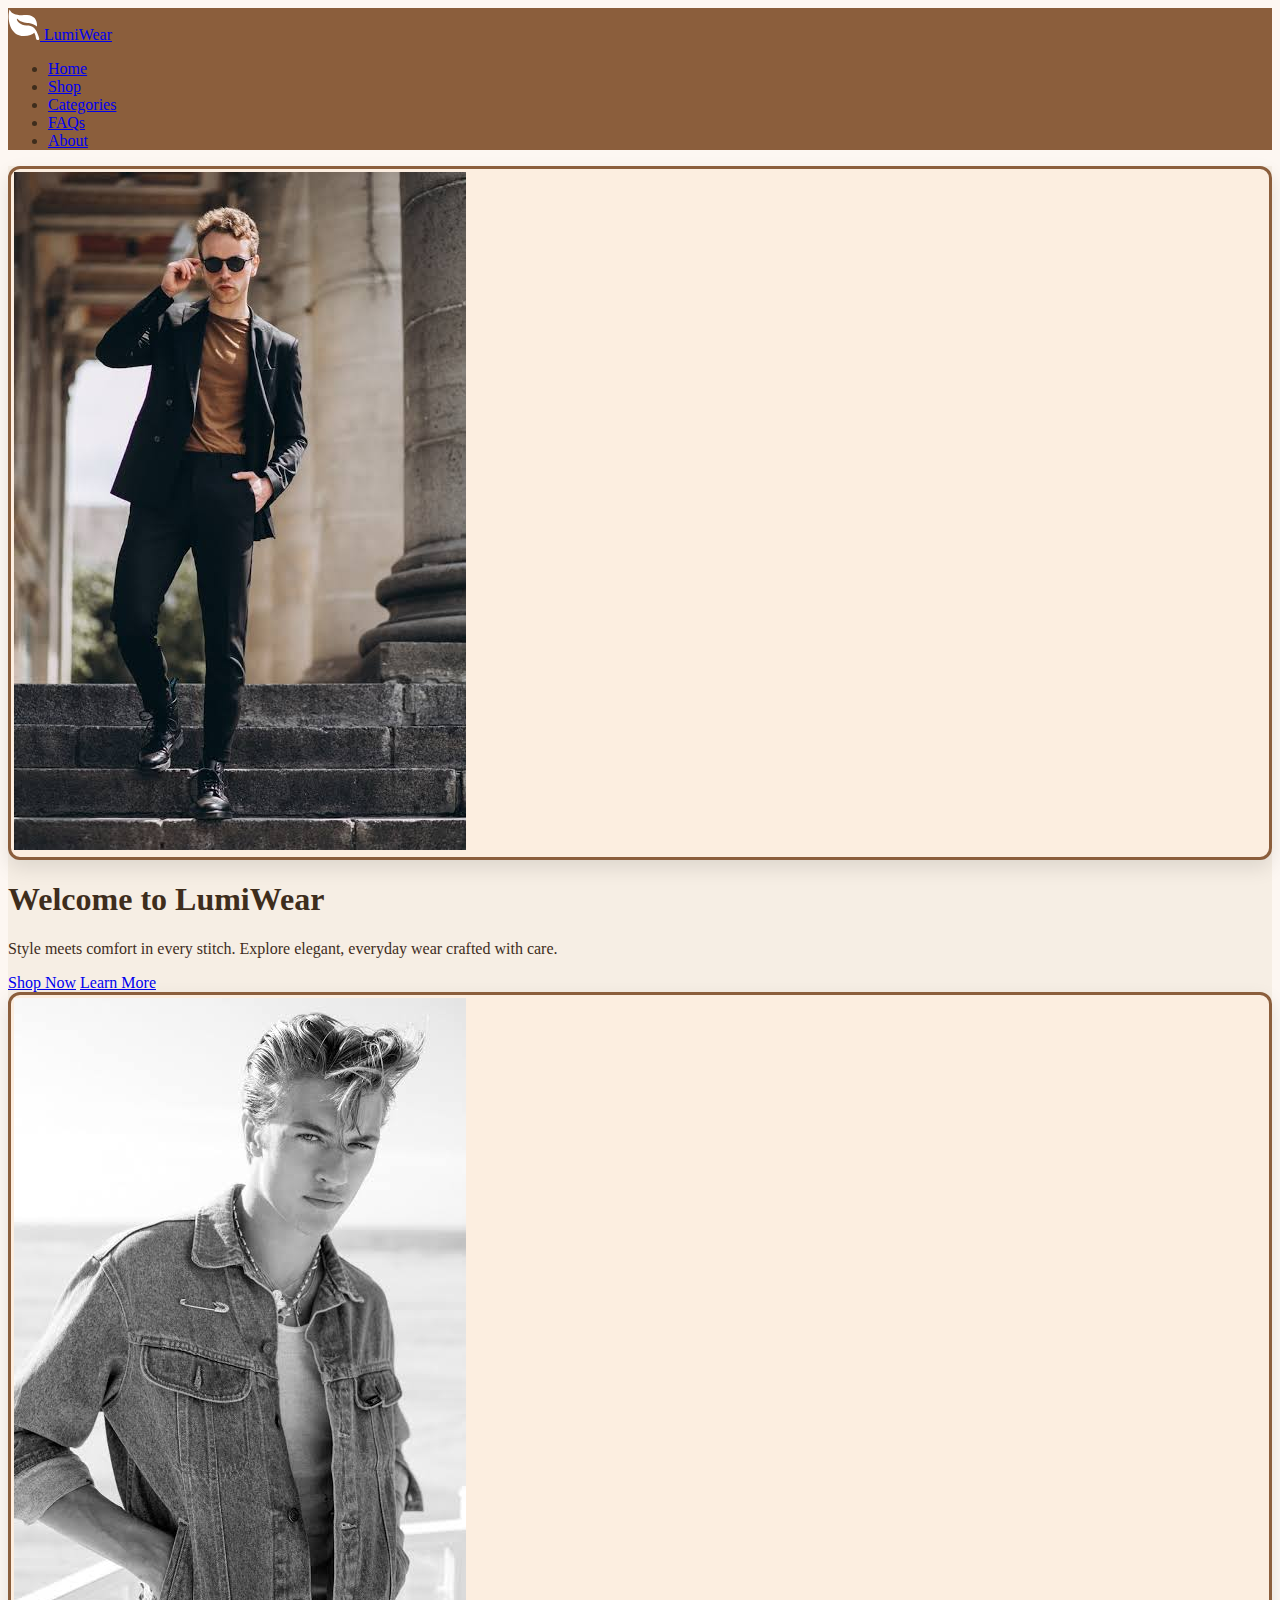
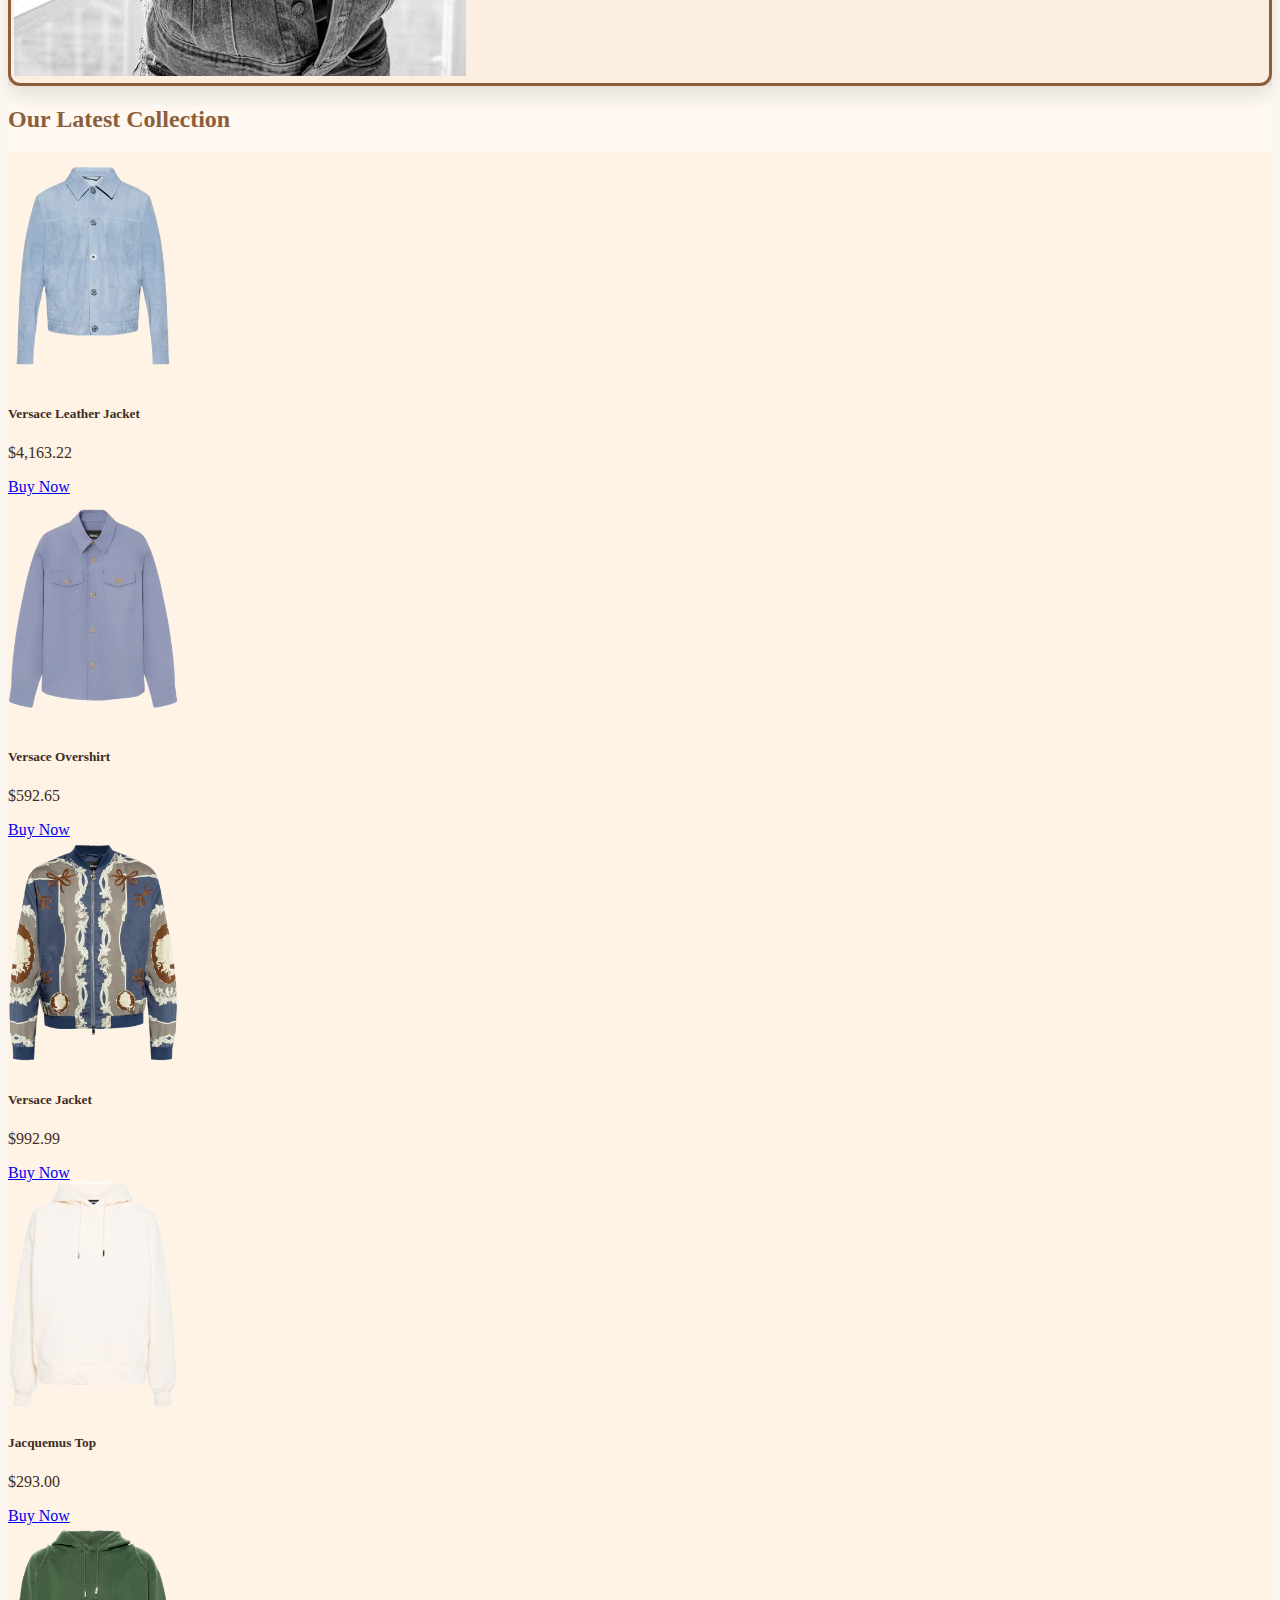
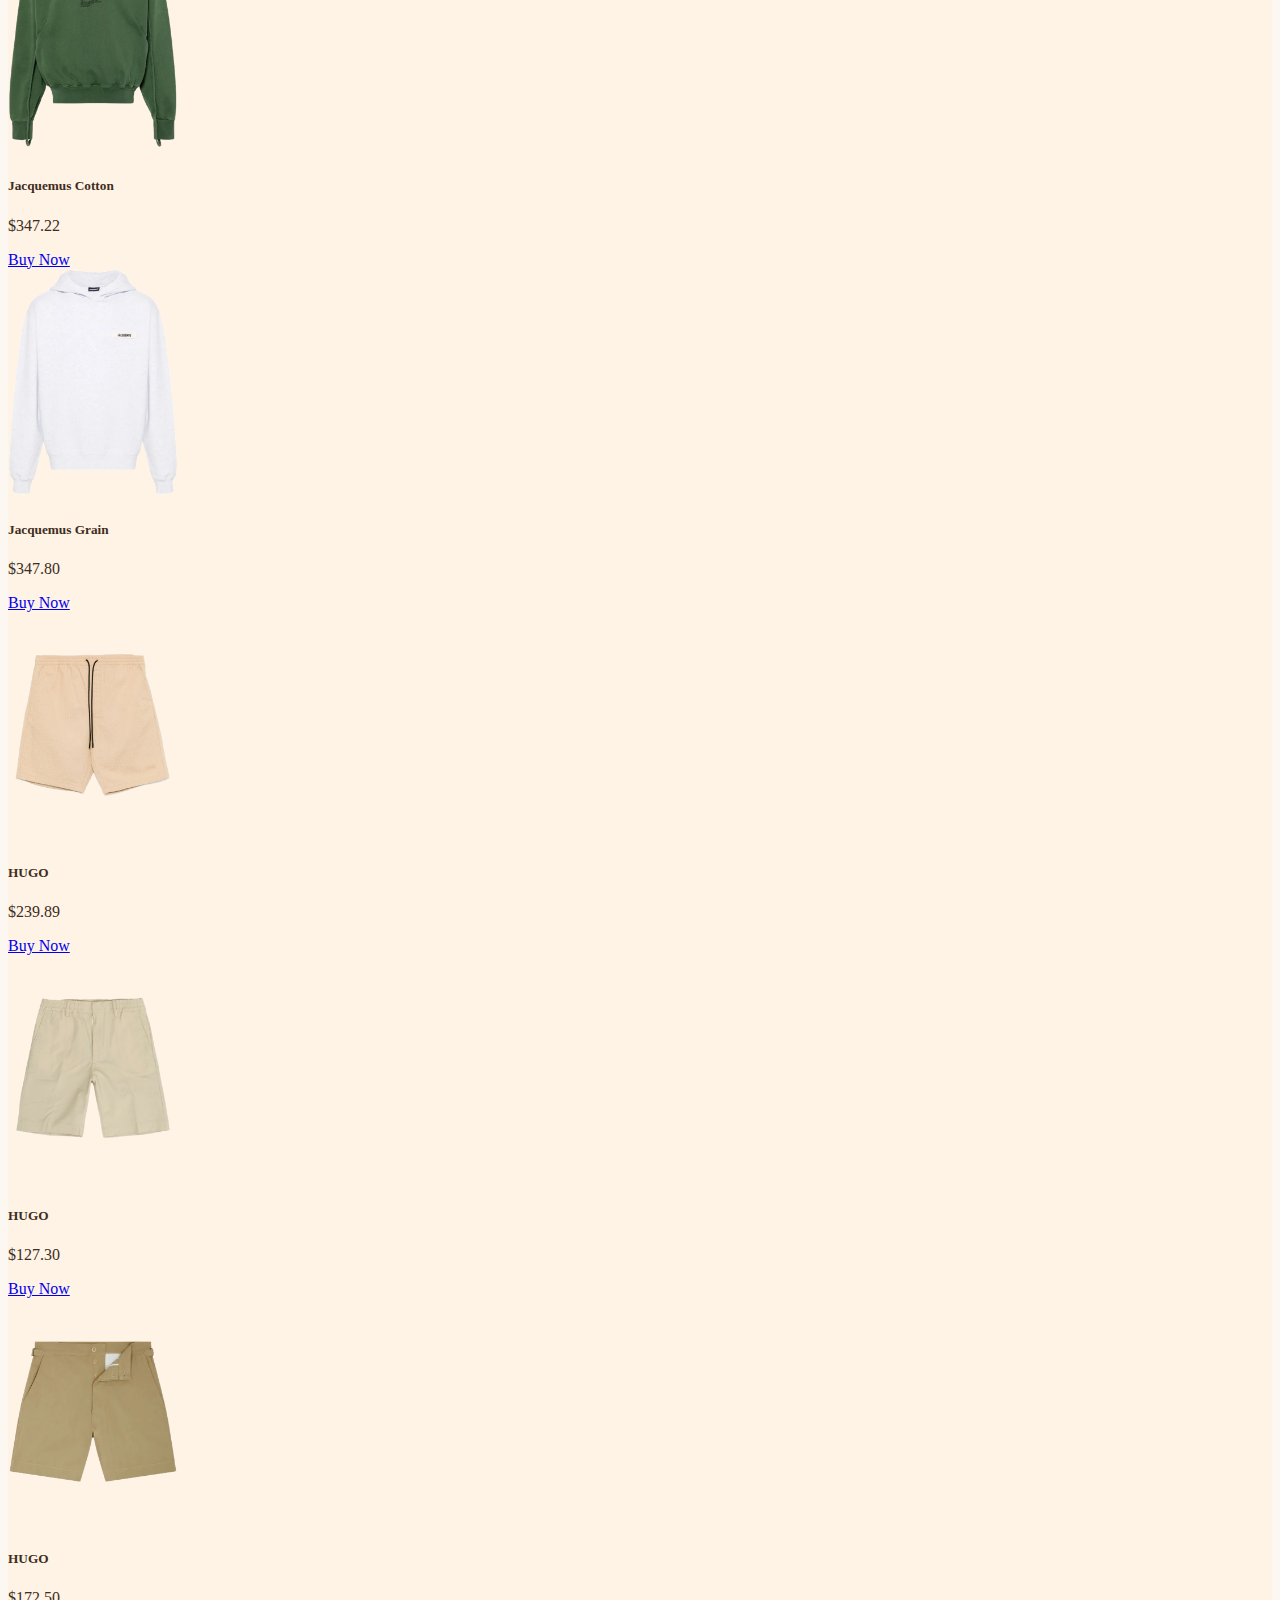
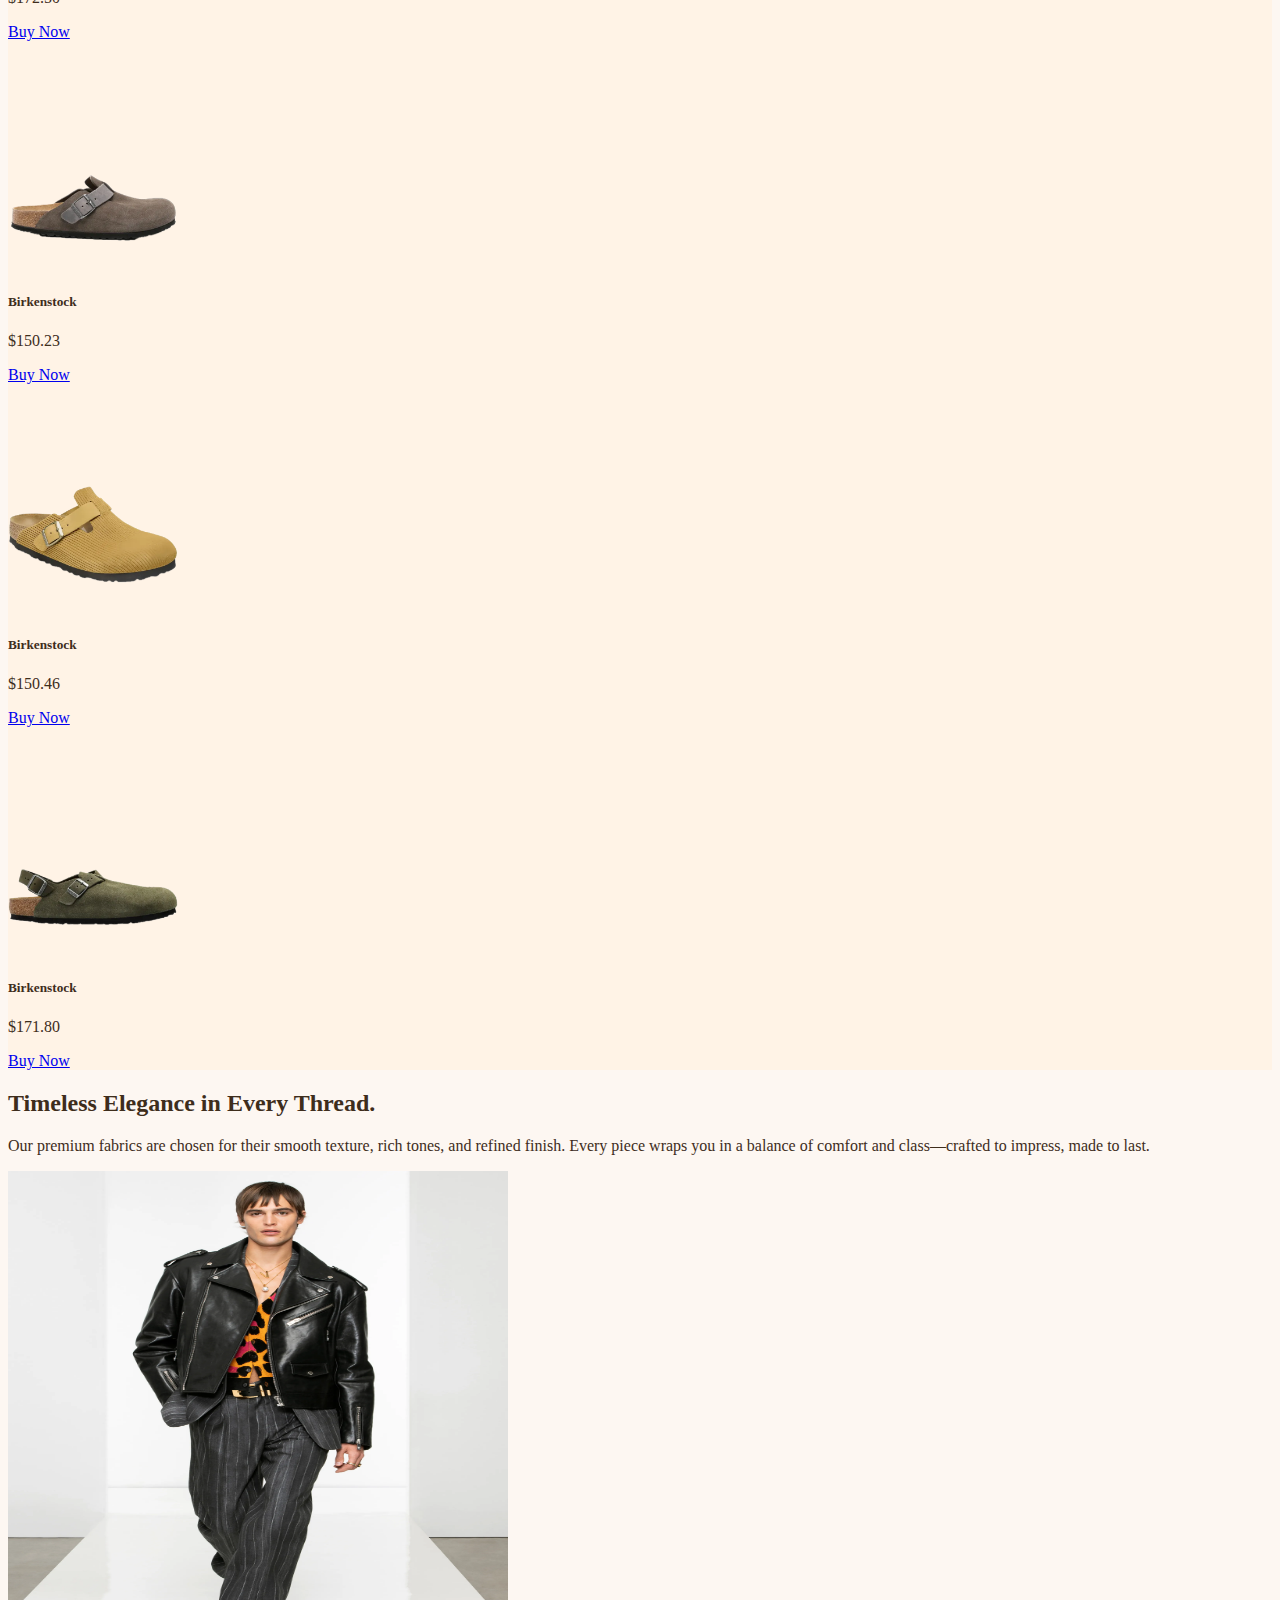
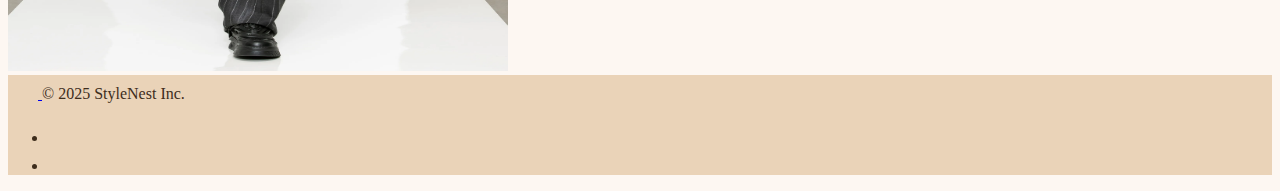
<file: LumiWear/index.html>
<!DOCTYPE html>
<html lang="en">

<head>
    <meta charset="UTF-8">
    <meta name="viewport" content="width=device-width, initial-scale=1.0">
    <title>Document</title>
    <link href="https://cdn.jsdelivr.net/npm/bootstrap@5.3.7/dist/css/bootstrap.min.css" rel="stylesheet"
        integrity="sha384-LN+7fdVzj6u52u30Kp6M/trliBMCMKTyK833zpbD+pXdCLuTusPj697FH4R/5mcr" crossorigin="anonymous">
    <link rel="stylesheet" href="style.css">
</head>

<body style="background-color: #fdf7f2; color: #3e2d1c;">

    <!-- Header -->
    <header class="py-3" style="background-color: #8B5E3C;">
        <div class="container d-flex flex-wrap justify-content-between align-items-center">

            <!-- Logo and Name -->
            <a href="#" class="d-flex align-items-center text-white text-decoration-none">
                <svg xmlns="http://www.w3.org/2000/svg" width="32" height="32" fill="white" class="me-2 bi bi-leaf-fill"
                    viewBox="0 0 16 16">
                    <path
                        d="M1.4 1.7c.217.289.65.84 1.725 1.274 1.093.44 2.885.774 5.834.528 2.02-.168 3.431.51 4.326 1.556C14.161 6.082 14.5 7.41 14.5 8.5q0 .344-.027.734C13.387 8.252 11.877 7.76 10.39 7.5c-2.016-.288-4.188-.445-5.59-2.045-.142-.162-.402-.102-.379.112.108.985 1.104 1.82 1.844 2.308 2.37 1.566 5.772-.118 7.6 3.071.505.8 1.374 2.7 1.75 4.292.07.298-.066.611-.354.715a.7.7 0 0 1-.161.042 1 1 0 0 1-1.08-.794c-.13-.97-.396-1.913-.868-2.77C12.173 13.386 10.565 14 8 14c-1.854 0-3.32-.544-4.45-1.435-1.124-.887-1.889-2.095-2.39-3.383-1-2.562-1-5.536-.65-7.28L.73.806z" />
                </svg>
                <span class="fs-4 fw-bold">LumiWear</span>
            </a>

            <!-- Nav -->
            <ul class="nav nav-pills justify-content-center">
                <li class="nav-item"><a href="#" class="nav-link active bg-light text-dark" aria-current="page">Home</a>
                </li>
                <li class="nav-item"><a href="#" class="nav-link text-white">Shop</a></li>
                <li class="nav-item"><a href="#" class="nav-link text-white">Categories</a></li>
                <li class="nav-item"><a href="#" class="nav-link text-white">FAQs</a></li>
                <li class="nav-item"><a href="#" class="nav-link text-white">About</a></li>
            </ul>

        </div>
    </header>



    <!-- Hero Section -->
    <div class="container-fluid py-5" style="background-color: #f6eee4;">
        <div class="row align-items-center justify-content-center text-center px-4">

            <!-- Left Image Frame -->
            <div class="col-12 col-md-3 d-none d-md-block">
                <div class="photo-frame">
                    <img src="images/side-1.JPG" alt="Left Model" class="img-fluid rounded">
                </div>
            </div>

            <!-- Center Text -->
            <div class="col-12 col-md-6">
                <h1 class="display-4 fw-bold">Welcome to LumiWear</h1>
                <p class="lead text-muted mb-4">Style meets comfort in every stitch. Explore elegant, everyday wear
                    crafted
                    with care.</p>
                <div class="d-flex gap-3 justify-content-center">
                    <a class="btn btn-dark px-4 py-2" href="#">Shop Now</a>
                    <a class="btn btn-outline-secondary px-4 py-2" href="#">Learn More</a>
                </div>
            </div>

            <!-- Right Image Frame -->
            <div class="col-12 col-md-3 d-none d-md-block">
                <div class="photo-frame">
                    <img src="images/side-2.JPG" alt="Right Model" class="img-fluid rounded">
                </div>
            </div>

        </div>
    </div>



    <div class="container album py-5" style="background-color: #fff8f0;">
        <h2 class="text-center mb-4" style="color: #8B5E3C;">Our Latest Collection</h2>
        <div class="row row-cols-1 row-cols-sm-2 row-cols-md-3 g-4">

            <!-- Album Item -->
            <!-- VERSACE SECTION -->

            <div class="col">
                <div class="card h-100 border-0 shadow-sm" style="background-color: #fff3e6;">
                    <img src="images/ver-3 Background Removed.png" class="card-img-top" alt="Clothing Item">
                    <div class="card-body text-center">
                        <h5 class="card-title text-dark">Versace Leather Jacket</h5>
                        <p class="card-text fw-bold text-success">$4,163.22</p>
                        <a href="#" class="btn btn-sm btn-outline-dark">Buy Now</a>
                    </div>
                </div>
            </div>

            <div class="col">
                <div class="card h-100 border-0 shadow-sm" style="background-color: #fff3e6;">
                    <img src="images/ver-1 Background Removed.png" class="card-img-top" alt="Clothing Item">
                    <div class="card-body text-center">
                        <h5 class="card-title text-dark">Versace Overshirt</h5>
                        <p class="card-text fw-bold text-success">$592.65</p>
                        <a href="#" class="btn btn-sm btn-outline-dark">Buy Now</a>
                    </div>
                </div>
            </div>

            <div class="col">
                <div class="card h-100 border-0 shadow-sm" style="background-color: #fff3e6;">
                    <img src="images/ver-2 Background Removed.png" class="card-img-top" alt="Clothing Item">
                    <div class="card-body text-center">
                        <h5 class="card-title text-dark">Versace Jacket</h5>
                        <p class="card-text fw-bold text-success">$992.99</p>
                        <a href="#" class="btn btn-sm btn-outline-dark">Buy Now</a>
                    </div>
                </div>
            </div>

            <!-- HOODIE SECTION -->
            <div class="col">
                <div class="card h-100 border-0 shadow-sm" style="background-color: #fff3e6;">
                    <img src="images/hoodie-3 Background Removed.png" class="card-img-top" alt="Clothing Item">
                    <div class="card-body text-center">
                        <h5 class="card-title text-dark">Jacquemus Top</h5>
                        <p class="card-text fw-bold text-success">$293.00</p>
                        <a href="#" class="btn btn-sm btn-outline-dark">Buy Now</a>
                    </div>
                </div>
            </div>

            <div class="col">
                <div class="card h-100 border-0 shadow-sm" style="background-color: #fff3e6;">
                    <img src="images/hoodie-1 Background Removed.png" class="card-img-top" alt="Clothing Item">
                    <div class="card-body text-center">
                        <h5 class="card-title text-dark">Jacquemus Cotton</h5>
                        <p class="card-text fw-bold text-success">$347.22</p>
                        <a href="#" class="btn btn-sm btn-outline-dark">Buy Now</a>
                    </div>
                </div>
            </div>

            <div class="col">
                <div class="card h-100 border-0 shadow-sm" style="background-color: #fff3e6;">
                    <img src="images/hoodie-2 Background Removed.png" class="card-img-top" alt="Clothing Item">
                    <div class="card-body text-center">
                        <h5 class="card-title text-dark">Jacquemus Grain</h5>
                        <p class="card-text fw-bold text-success">$347.80</p>
                        <a href="#" class="btn btn-sm btn-outline-dark">Buy Now</a>
                    </div>
                </div>
            </div>

            <!-- SHORTS SECTION -->
            <div class="col">
                <div class="card h-100 border-0 shadow-sm" style="background-color: #fff3e6;">
                    <img src="images/shorts-1 Background Removed.png" class="card-img-top" alt="Clothing Item">
                    <div class="card-body text-center">
                        <h5 class="card-title text-dark">HUGO</h5>
                        <p class="card-text fw-bold text-success">$239.89</p>
                        <a href="#" class="btn btn-sm btn-outline-dark">Buy Now</a>
                    </div>
                </div>
            </div>

            <div class="col">
                <div class="card h-100 border-0 shadow-sm" style="background-color: #fff3e6;">
                    <img src="images/shorts-2 Background Removed.png" class="card-img-top" alt="Clothing Item">
                    <div class="card-body text-center">
                        <h5 class="card-title text-dark">HUGO</h5>
                        <p class="card-text fw-bold text-success">$127.30</p>
                        <a href="#" class="btn btn-sm btn-outline-dark">Buy Now</a>
                    </div>
                </div>
            </div>

            <div class="col">
                <div class="card h-100 border-0 shadow-sm" style="background-color: #fff3e6;">
                    <img src="images/shorts-3 Background Removed.png" class="card-img-top" alt="Clothing Item">
                    <div class="card-body text-center">
                        <h5 class="card-title text-dark">HUGO</h5>
                        <p class="card-text fw-bold text-success">$172.50</p>
                        <a href="#" class="btn btn-sm btn-outline-dark">Buy Now</a>
                    </div>
                </div>
            </div>

            <!-- SHOE SECTION -->
            <div class="col">
                <div class="card h-100 border-0 shadow-sm" style="background-color: #fff3e6;">
                    <img src="images/shoe-1 Background Removed.png" class="card-img-top" alt="Clothing Item">
                    <div class="card-body text-center">
                        <h5 class="card-title text-dark">Birkenstock</h5>
                        <p class="card-text fw-bold text-success">$150.23</p>
                        <a href="#" class="btn btn-sm btn-outline-dark">Buy Now</a>
                    </div>
                </div>
            </div>

            <div class="col">
                <div class="card h-100 border-0 shadow-sm" style="background-color: #fff3e6;">
                    <img src="images/shoe-2 Background Removed.png" class="card-img-top" alt="Clothing Item">
                    <div class="card-body text-center">
                        <h5 class="card-title text-dark">Birkenstock</h5>
                        <p class="card-text fw-bold text-success">$150.46</p>
                        <a href="#" class="btn btn-sm btn-outline-dark">Buy Now</a>
                    </div>
                </div>
            </div>

            <div class="col">
                <div class="card h-100 border-0 shadow-sm" style="background-color: #fff3e6;">
                    <img src="images/shoe-3 Background Removed.png" class="card-img-top" alt="Clothing Item">
                    <div class="card-body text-center">
                        <h5 class="card-title text-dark">Birkenstock</h5>
                        <p class="card-text fw-bold text-success">$171.80</p>
                        <a href="#" class="btn btn-sm btn-outline-dark">Buy Now</a>
                    </div>
                </div>
            </div>


            <!-- ...repeat for more items... -->

        </div>
    </div>


    <div class="container my-5">
        <div class="row featurette align-items-center">
            <div class="col-md-7">
                <h2 class="featurette-heading fw-bold lh-1">
                    Timeless Elegance in Every Thread.
                </h2>
                <p class="lead">
                    Our premium fabrics are chosen for their smooth texture, rich tones, and refined finish. Every piece
                    wraps you in a balance of comfort and class—crafted to impress, made to last.
                </p>
            </div>
            <div class="col-md-5">
                <img src="images/ver-last.webp" class="img-fluid mx-auto rounded shadow-sm" alt="Elegant Fabric"
                    width="500" height="500">
            </div>
        </div>
    </div>


    <!-- Footer -->
    <div class="container-fluid" style="background-color: #ead3b8;">
        <footer class="d-flex flex-wrap justify-content-between align-items-center py-4 border-top">
            <div class="col-md-4 d-flex align-items-center">
                <a href="/" class="mb-3 me-2 mb-md-0 text-body-secondary text-decoration-none lh-1" aria-label="Logo">
                    <svg class="bi" width="30" height="24" aria-hidden="true">
                        <use xlink:href="#bootstrap"></use>
                    </svg>
                </a>
                <span class="mb-3 mb-md-0 text-dark">© 2025 StyleNest Inc.</span>
            </div>
            <ul class="nav col-md-4 justify-content-end list-unstyled d-flex">
                <li class="ms-3"><a class="text-dark" href="#"><svg class="bi" width="24" height="24">
                            <use xlink:href="#instagram"></use>
                        </svg></a></li>
                <li class="ms-3"><a class="text-dark" href="#"><svg class="bi" width="24" height="24">
                            <use xlink:href="#facebook"></use>
                        </svg></a></li>
            </ul>
        </footer>
    </div>

</body>


</html>
</file>
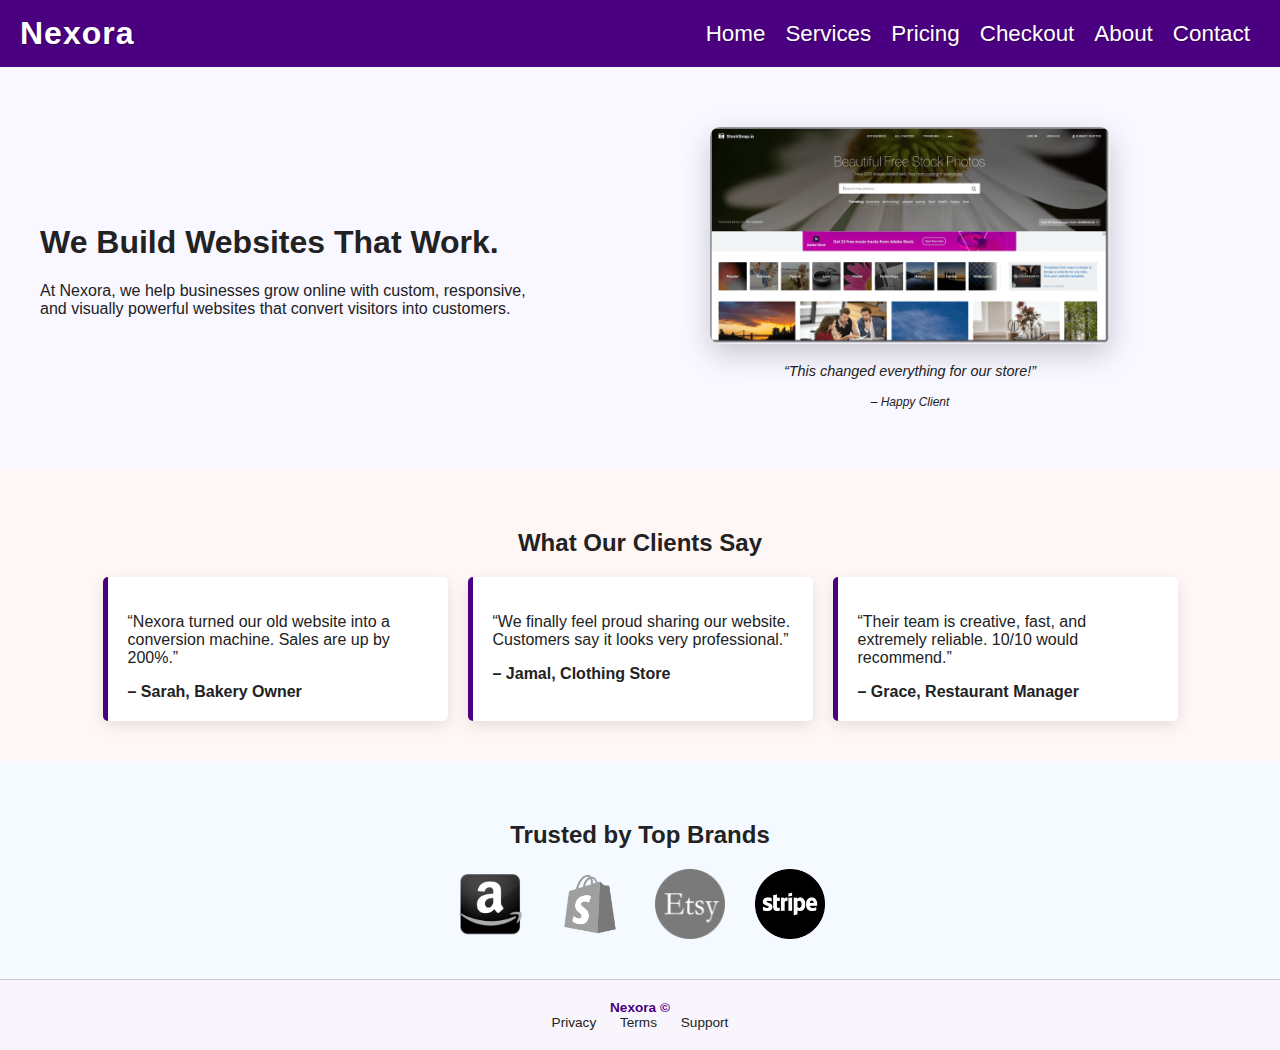
<file: NEXORA/index.html>
<!DOCTYPE html>
<html lang="en" class="light">
<head>
  <meta charset="UTF-8" />
  <meta name="viewport" content="width=device-width, initial-scale=1.0" />
  <title>Nexora Studio – Future-Proof Websites</title>
  <link rel="stylesheet" href="./styles.css">
</head>
<body>
  <!-- Main Navbar -->
  <header class="main-header">
    <div class="logo">Nexora</div>

    <input type="checkbox" id="nav-toggle" class="nav-toggle" />
    <label for="nav-toggle" class="nav-icon">&#9776;</label>

    <nav class="main-nav">
      <a href="#">Home</a>
      <a href="./service.html">Services</a>
      <a href="pricing.html">Pricing</a>
      <a href="checkout.html">Checkout</a>
      <a href="#">About</a>
      <a href="#">Contact</a>
    </nav>
  </header>

  <!-- Hero Section -->
  <section class="hero">
    <div class="hero-text">
      <h1>We Build Websites That Work.</h1>
      <p>At Nexora, we help businesses grow online with custom, responsive, and visually powerful websites that convert visitors into customers.</p>
    </div>
    <div class="hero-image-aside">
      <img src="./ASSETS/2022-06-01_08-10-54.png" alt="Sample Website" />
      <aside>
        <p>“This changed everything for our store!”</p>
        <small>– Happy Client</small>
      </aside>
    </div>
  </section>

  <!-- Testimonial Section -->
  <section class="testimonials">
    <h2>What Our Clients Say</h2>
    <div class="testimonial-grid">
      <div class="testimonial">
        <p>“Nexora turned our old website into a conversion machine. Sales are up by 200%.”</p>
        <strong>– Sarah, Bakery Owner</strong>
      </div>
      <div class="testimonial">
        <p>“We finally feel proud sharing our website. Customers say it looks very professional.”</p>
        <strong>– Jamal, Clothing Store</strong>
      </div>
      <div class="testimonial">
        <p>“Their team is creative, fast, and extremely reliable. 10/10 would recommend.”</p>
        <strong>– Grace, Restaurant Manager</strong>
      </div>
    </div>
  </section>

  <!-- Trusted Brands -->
  <section class="brands">
    <h2>Trusted by Top Brands</h2>
    <div class="brand-logos">
      <img src="./ASSETS/[CITYPNG.COM]Square Amazon App Logo Icon - 800x800.png" alt="Amazon" height="70px" />
      <img src="./ASSETS/shopify.png" alt="Shopify" height="70px" />
      <img src="./ASSETS/etsy-logo-orange-background-ltwkt1itagtb9fbn-2.png" alt="Etsy" height="70px" />
      <img src="./ASSETS/5968312.png" alt="Stripe" height="70px"/>
    </div>
  </section>

  <!-- Footer -->
  <footer class="custom-footer">
  <div class="footer-left">Nexora ©</div>
  <div class="footer-right">
    <nav class="footer-subnav">
      <a href="#">Privacy</a>
      <a href="#">Terms</a>
      <a href="#">Support</a>
    </nav>
  </div>
</footer>

</body>
</html>
</file>
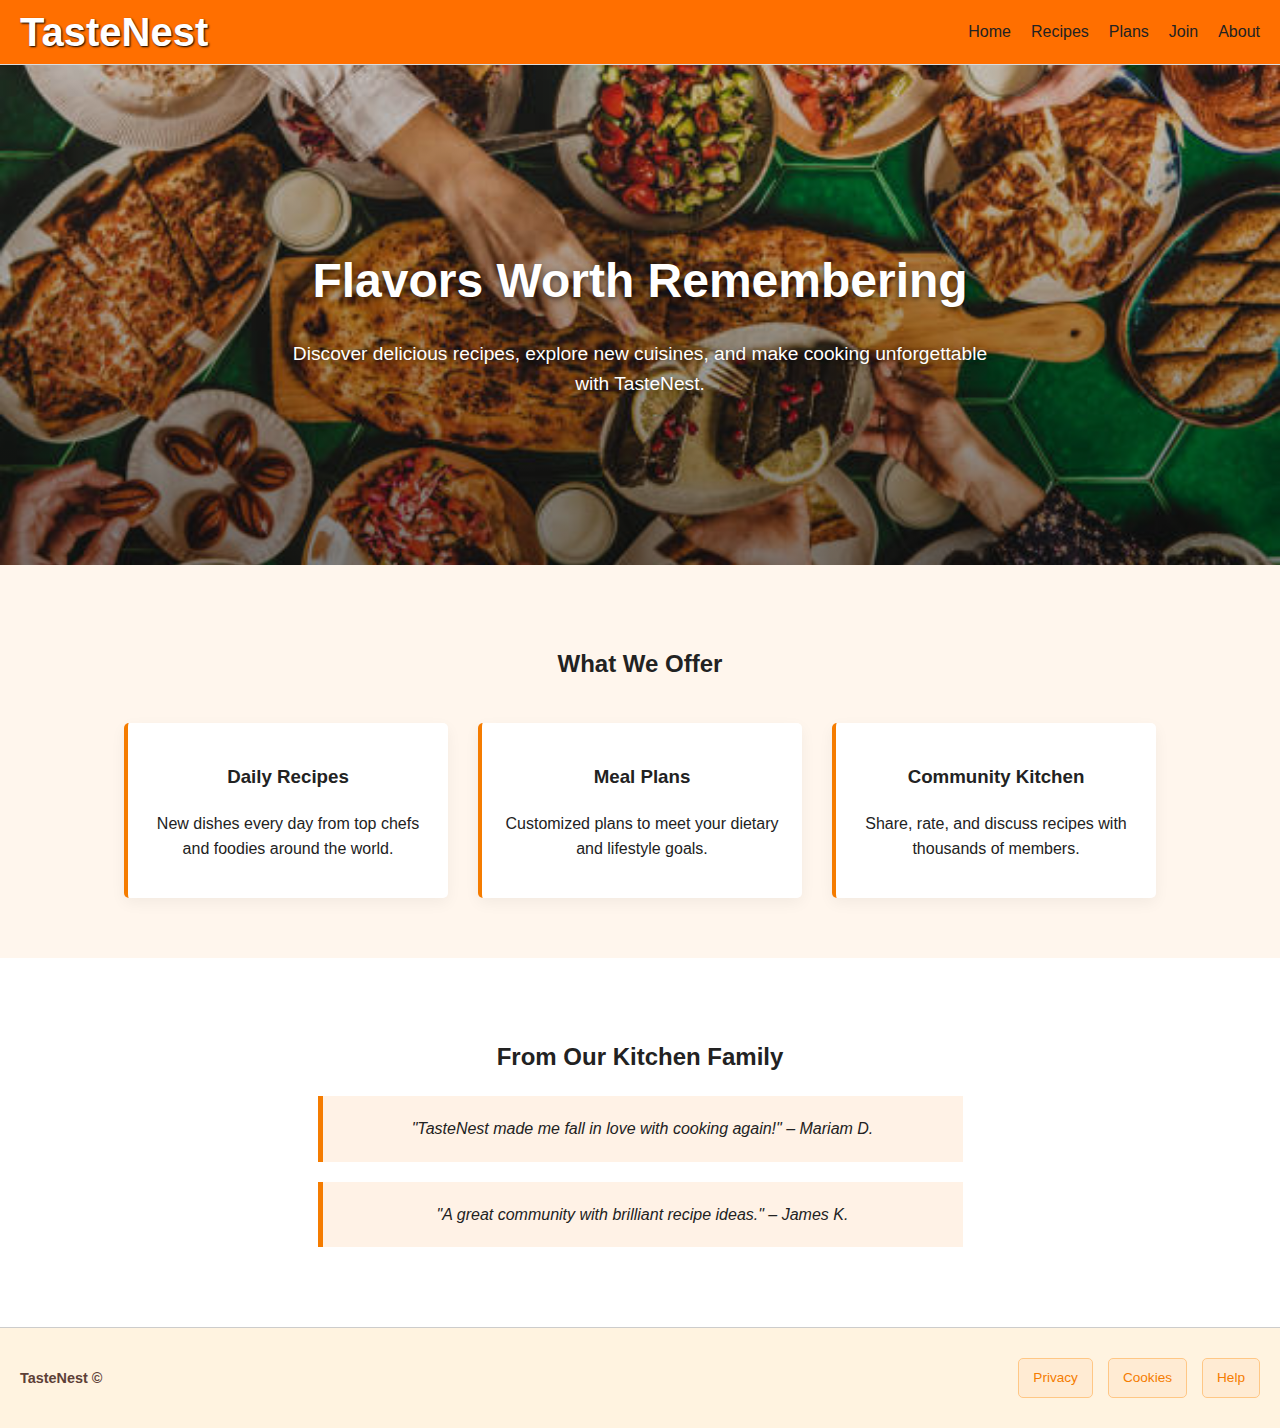
<file: tastenest_site/index.html>
<!DOCTYPE html>
<html lang="en" class="light">
<head>
  <meta charset="UTF-8" />
  <meta name="viewport" content="width=device-width, initial-scale=1.0" />
  <title>TasteNest – Recipes & Flavors</title>
  <link rel="stylesheet" href="style.css">
</head>
<body>
  <header class="main-header">
    <div class="logo">TasteNest</div>
    <input type="checkbox" id="nav-toggle" class="nav-toggle" />
    <label for="nav-toggle" class="nav-icon">&#9776;</label>
    <nav class="main-nav">
      <a href="index.html">Home</a>
      <a href="services.html">Recipes</a>
      <a href="pricing.html">Plans</a>
      <a href="checkout.html">Join</a>
      <a href="#">About</a>
    </nav>
  </header>

  <section class="hero">
  <div class="overlay"></div>
  <div class="hero-text">
    <h1>Flavors Worth Remembering</h1>
    <p>Discover delicious recipes, explore new cuisines, and make cooking unforgettable with TasteNest.</p>
  </div>
</section>


  <section class="features">
    <h2>What We Offer</h2>
    <div class="feature-grid">
      <div class="feature">
        <h3>Daily Recipes</h3>
        <p>New dishes every day from top chefs and foodies around the world.</p>
      </div>
      <div class="feature">
        <h3>Meal Plans</h3>
        <p>Customized plans to meet your dietary and lifestyle goals.</p>
      </div>
      <div class="feature">
        <h3>Community Kitchen</h3>
        <p>Share, rate, and discuss recipes with thousands of members.</p>
      </div>
    </div>
  </section>

  <section class="testimonials">
    <h2>From Our Kitchen Family</h2>
    <blockquote>"TasteNest made me fall in love with cooking again!" – Mariam D.</blockquote>
    <blockquote>"A great community with brilliant recipe ideas." – James K.</blockquote>
  </section>

  <footer class="custom-footer">
    <div class="footer-left">TasteNest ©</div>
    <div class="footer-right">
      <nav class="footer-subnav">
        <a href="#">Privacy</a>
        <a href="#">Cookies</a>
        <a href="#">Help</a>
      </nav>
    </div>
  </footer>
</body>
</html>
</file>
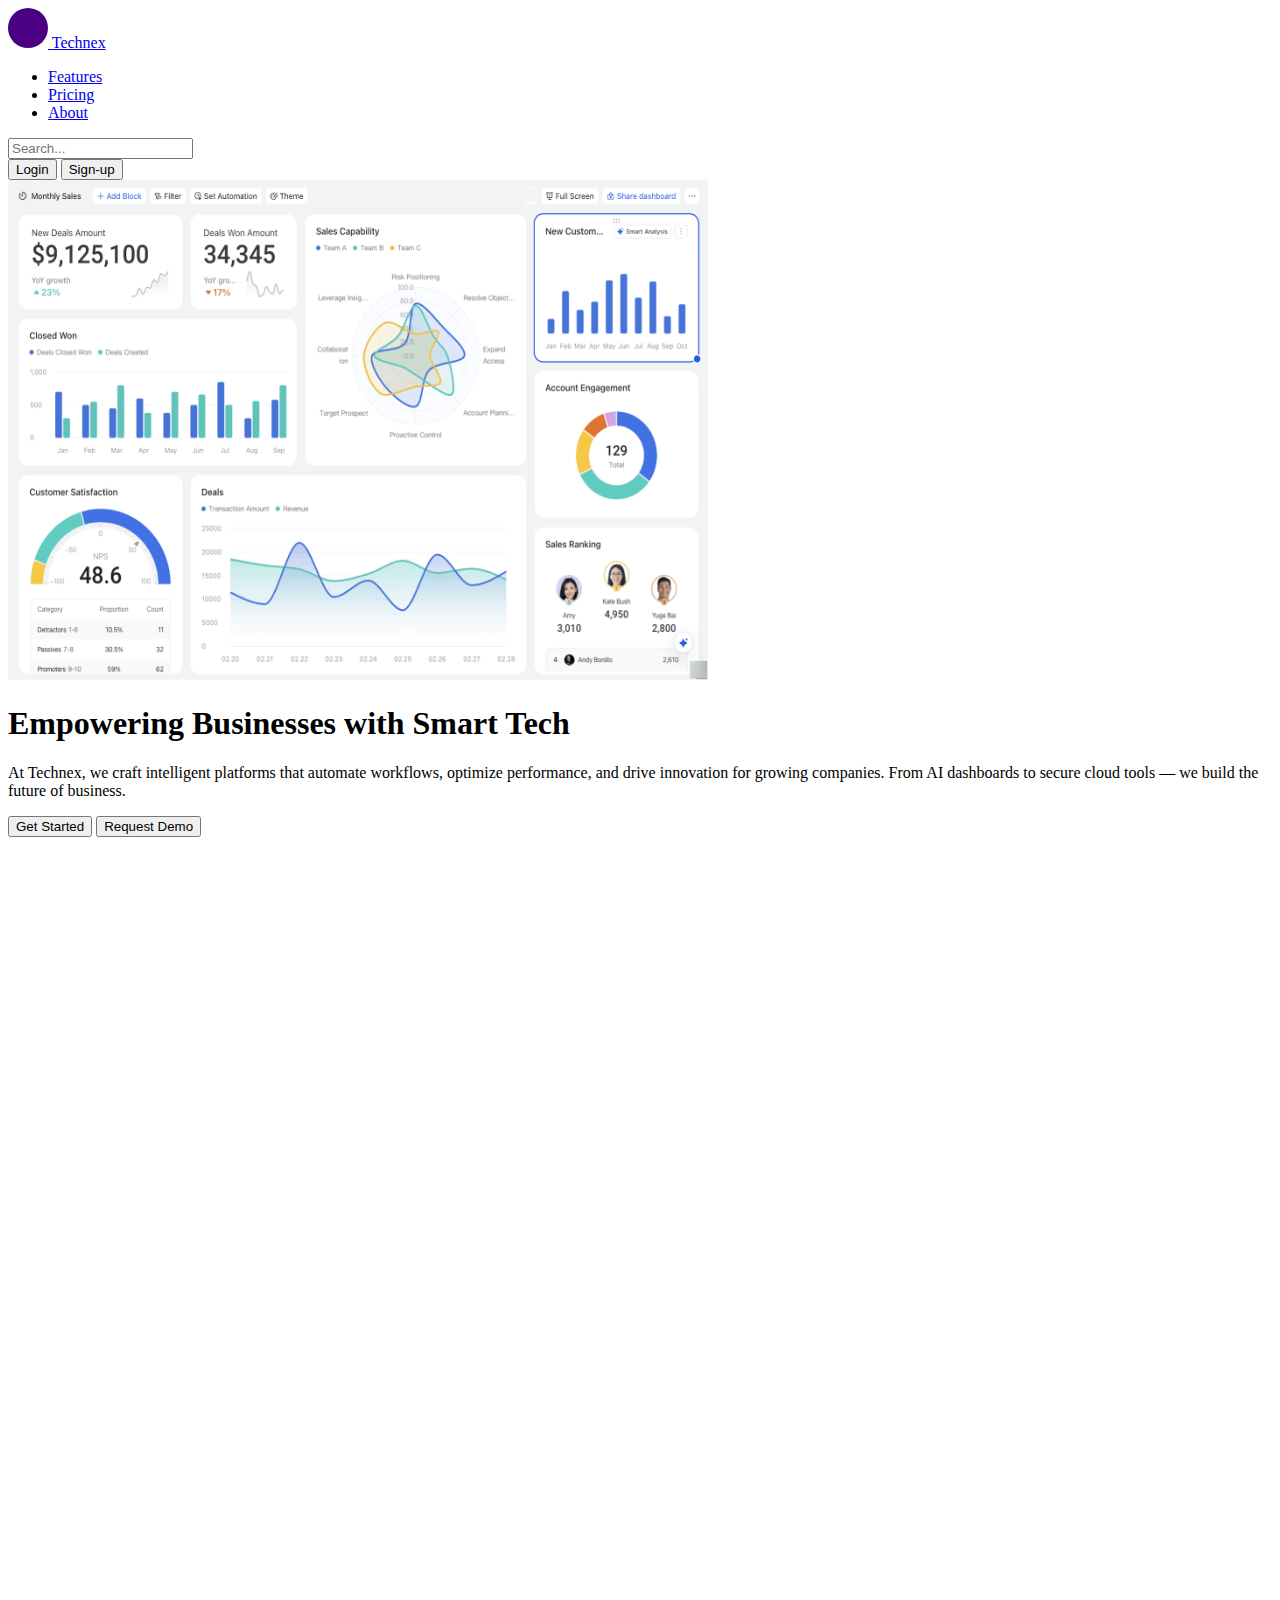
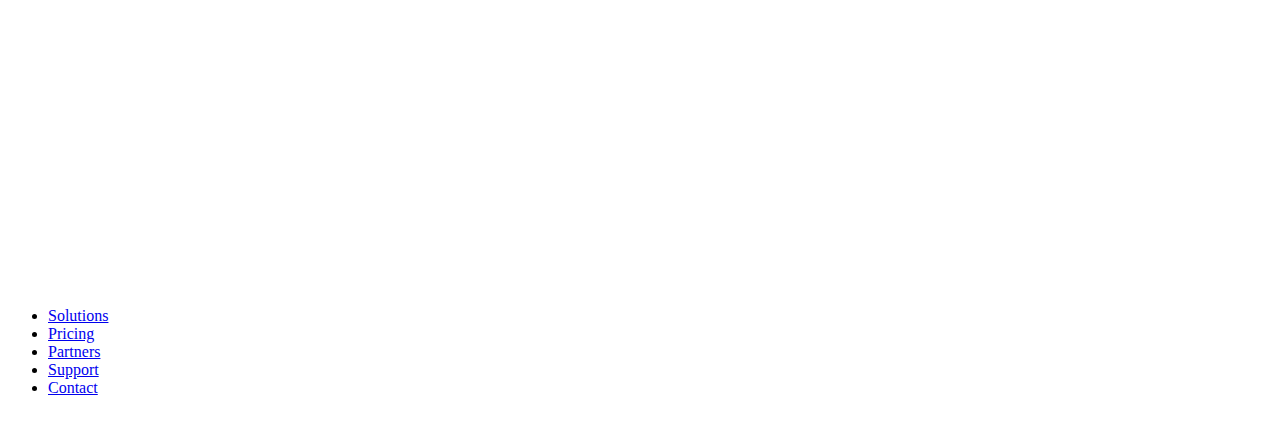
<file: Technex/index.html>
<!DOCTYPE html>
<html lang="en">
<head>
    <meta charset="UTF-8">
    <meta name="viewport" content="width=device-width, initial-scale=1.0">
    <title>Document</title>
    <link rel="stylesheet" href="style.css">
    <link href="https://cdn.jsdelivr.net/npm/bootstrap@5.3.7/dist/css/bootstrap.min.css" rel="stylesheet"
        integrity="sha384-LN+7fdVzj6u52u30Kp6M/trliBMCMKTyK833zpbD+pXdCLuTusPj697FH4R/5mcr" crossorigin="anonymous">
</head>
<body>

    <header class="p-3 text-bg-dark">
        <div class="container">
            <div class="d-flex flex-wrap align-items-center justify-content-center justify-content-lg-start">

                <a href="/" class="d-flex align-items-center text-white text-decoration-none">
                    <svg width="40" height="40" fill="#4B0082" class="me-2" viewBox="0 0 16 16" role="img"
                        aria-label="Technex logo">
                        <circle cx="8" cy="8" r="8" />
                    </svg>
                    <span class="fs-4 fw-bold">Technex</span>
                </a>

                <ul class="nav col-12 col-lg-auto me-lg-auto mb-2 justify-content-center mb-md-0">
                    <li><a href="#" class="nav-link px-2 text-white">Features</a></li>
                    <li><a href="#" class="nav-link px-2 text-white">Pricing</a></li>
                    <li><a href="./about.html" class="nav-link px-2 text-white">About</a></li>
                </ul>

                <form class="col-12 col-lg-auto mb-3 mb-lg-0 me-lg-3" role="search">
                    <input type="search" class="form-control form-control-dark text-bg-dark" placeholder="Search..."
                        aria-label="Search">
                </form>

                <div class="text-end">
                    <button type="button" class="btn btn-outline-light me-2">Login</button>
                    <button type="button" class="btn btn-warning">Sign-up</button>
                </div>
            </div>
        </div>
    </header>

    <!-- Hero Section -->
    <div class="container col-xxl-8 px-4 py-5">
        <div class="row flex-lg-row-reverse align-items-center g-5 py-5">
            <div class="col-10 col-sm-8 col-lg-6">
                <img src="images/IMG_4842.PNG" class="d-block mx-lg-auto img-fluid" alt="Technex AI Dashboard"
                    width="700" height="500" loading="lazy">
            </div>
            <div class="col-lg-6">
                <h1 class="display-5 fw-bold text-body-emphasis lh-1 mb-3">Empowering Businesses with Smart Tech</h1>
                <p class="lead">At Technex, we craft intelligent platforms that automate workflows, optimize
                    performance, and drive innovation for growing companies. From AI dashboards to secure cloud tools —
                    we build the future of business.</p>
                <div class="d-grid gap-2 d-md-flex justify-content-md-start">
                    <button type="button" class="btn btn-primary btn-lg px-4 me-md-2">Get Started</button>
                    <button type="button" class="btn btn-outline-secondary btn-lg px-4">Request Demo</button>
                </div>
            </div>
        </div>
    </div>

    <!-- Features Section -->
    <div class="container px-4 py-5" id="icon-grid">
        <h2 class="pb-2 border-bottom">Key Capabilities</h2>
        <div class="row row-cols-1 row-cols-sm-2 row-cols-md-3 row-cols-lg-4 g-4 py-5">
            <div class="col d-flex align-items-start">
                <svg class="bi text-body-secondary flex-shrink-0 me-3" width="1.75em" height="1.75em"
                    aria-hidden="true">
                    <use xlink:href="#cpu-fill"></use>
                </svg>
                <div>
                    <h3 class="fw-bold mb-0 fs-4 text-body-emphasis">AI Automation</h3>
                    <p>Automate operations with smart workflows that learn and adapt to your business model.</p>
                </div>
            </div>
            <div class="col d-flex align-items-start">
                <svg class="bi text-body-secondary flex-shrink-0 me-3" width="1.75em" height="1.75em"
                    aria-hidden="true">
                    <use xlink:href="#cloud-upload"></use>
                </svg>
                <div>
                    <h3 class="fw-bold mb-0 fs-4 text-body-emphasis">Cloud Ready</h3>
                    <p>Deploy in seconds with our secure, scalable cloud infrastructure tailored for performance.</p>
                </div>
            </div>
            <div class="col d-flex align-items-start">
                <svg class="bi text-body-secondary flex-shrink-0 me-3" width="1.75em" height="1.75em"
                    aria-hidden="true">
                    <use xlink:href="#bar-chart"></use>
                </svg>
                <div>
                    <h3 class="fw-bold mb-0 fs-4 text-body-emphasis">Data Insights</h3>
                    <p>Visualize trends and track performance with real-time analytics built into every dashboard.</p>
                </div>
            </div>
            <div class="col d-flex align-items-start">
                <svg class="bi text-body-secondary flex-shrink-0 me-3" width="1.75em" height="1.75em"
                    aria-hidden="true">
                    <use xlink:href="#lock-fill"></use>
                </svg>
                <div>
                    <h3 class="fw-bold mb-0 fs-4 text-body-emphasis">Enterprise Security</h3>
                    <p>All your data is protected with end-to-end encryption and advanced security protocols.</p>
                </div>
            </div>
            <div class="col d-flex align-items-start">
                <svg class="bi text-body-secondary flex-shrink-0 me-3" width="1.75em" height="1.75em"
                    aria-hidden="true">
                    <use xlink:href="#gear"></use>
                </svg>
                <div>
                    <h3 class="fw-bold mb-0 fs-4 text-body-emphasis">Custom Integrations</h3>
                    <p>Connect Technex with your CRM, ERP, and payment gateways in a few clicks.</p>
                </div>
            </div>
            <div class="col d-flex align-items-start">
                <svg class="bi text-body-secondary flex-shrink-0 me-3" width="1.75em" height="1.75em"
                    aria-hidden="true">
                    <use xlink:href="#calendar3"></use>
                </svg>
                <div>
                    <h3 class="fw-bold mb-0 fs-4 text-body-emphasis">Smart Scheduling</h3>
                    <p>Coordinate meetings, reminders, and task flows with our automated planner engine.</p>
                </div>
            </div>
            <div class="col d-flex align-items-start">
                <svg class="bi text-body-secondary flex-shrink-0 me-3" width="1.75em" height="1.75em"
                    aria-hidden="true">
                    <use xlink:href="#graph-up"></use>
                </svg>
                <div>
                    <h3 class="fw-bold mb-0 fs-4 text-body-emphasis">Growth Engine</h3>
                    <p>Technex is designed to help you scale faster and smarter with minimal overhead.</p>
                </div>
            </div>
            <div class="col d-flex align-items-start">
                <svg class="bi text-body-secondary flex-shrink-0 me-3" width="1.75em" height="1.75em"
                    aria-hidden="true">
                    <use xlink:href="#tools"></use>
                </svg>
                <div>
                    <h3 class="fw-bold mb-0 fs-4 text-body-emphasis">Dev Tools</h3>
                    <p>Built with developers in mind — full API access, sandbox testing, and Git-friendly setup.</p>
                </div>
            </div>
        </div>
    </div>

    <!-- Footer -->
    <div class="container">
        <footer class="py-4 my-5 border-top">
            <ul class="nav justify-content-center pb-3 mb-3">
                <li class="nav-item"><a href="#" class="nav-link px-2 text-muted">Solutions</a></li>
                <li class="nav-item"><a href="#" class="nav-link px-2 text-muted">Pricing</a></li>
                <li class="nav-item"><a href="#" class="nav-link px-2 text-muted">Partners</a></li>
                <li class="nav-item"><a href="#" class="nav-link px-2 text-muted">Support</a></li>
                <li class="nav-item"><a href="#" class="nav-link px-2 text-muted">Contact</a></li>
            </ul>
            <p class="text-center text-muted">© 2025 Technex. Empowering Smart Business.</p>
        </footer>
    </div>

<script src="https://code.jquery.com/jquery-3.7.1.min.js"></script>
<style>
/* Animation styles */
.fade-in-right {
  opacity: 0;
  transform: translateX(-40px);
  transition: opacity 1.5s ease-out, transform 1.5s ease-out;
}

.fade-in-right.show {
  opacity: 1;
  transform: translateX(0);
}

.hover-scale:hover {
  transform: scale(1.05);
  transition: transform 0.3s ease-in-out;
}
</style>

<script>
$(document).ready(function () {
  // Target paragraphs, headings, and cards
  const targets = $("p, h1, h2, h3, .col.d-flex");

  // Add initial animation class
  targets.addClass("fade-in-right");

  // Scroll-triggered animation
  function animateOnScroll() {
    targets.each(function () {
      const elementTop = $(this).offset().top;
      const windowBottom = $(window).scrollTop() + $(window).height();

      if (elementTop < windowBottom - 50) {
        $(this).addClass("show");
      }
    });
  }

  // Run on scroll and on load
  $(window).on("scroll resize", animateOnScroll);
  animateOnScroll();

  // Optional hover effect for cards
  $(".col.d-flex").addClass("hover-scale");
});

  // Animate hero section on page load
  $(".hero-text, .hero-img").each(function (i) {
    const el = $(this);
    setTimeout(() => el.addClass("show"), 200 + i * 200);
  });

</script>
<style>
/* Hero animation */
.hero-text,
.hero-img {
  opacity: 0;
  transform: translateY(40px);
  transition: opacity 1s ease-out, transform 1s ease-out;
}

.hero-text.show,
.hero-img.show {
  opacity: 1;
  transform: translateY(0);
}
</style>

</body>

</html>
</file>
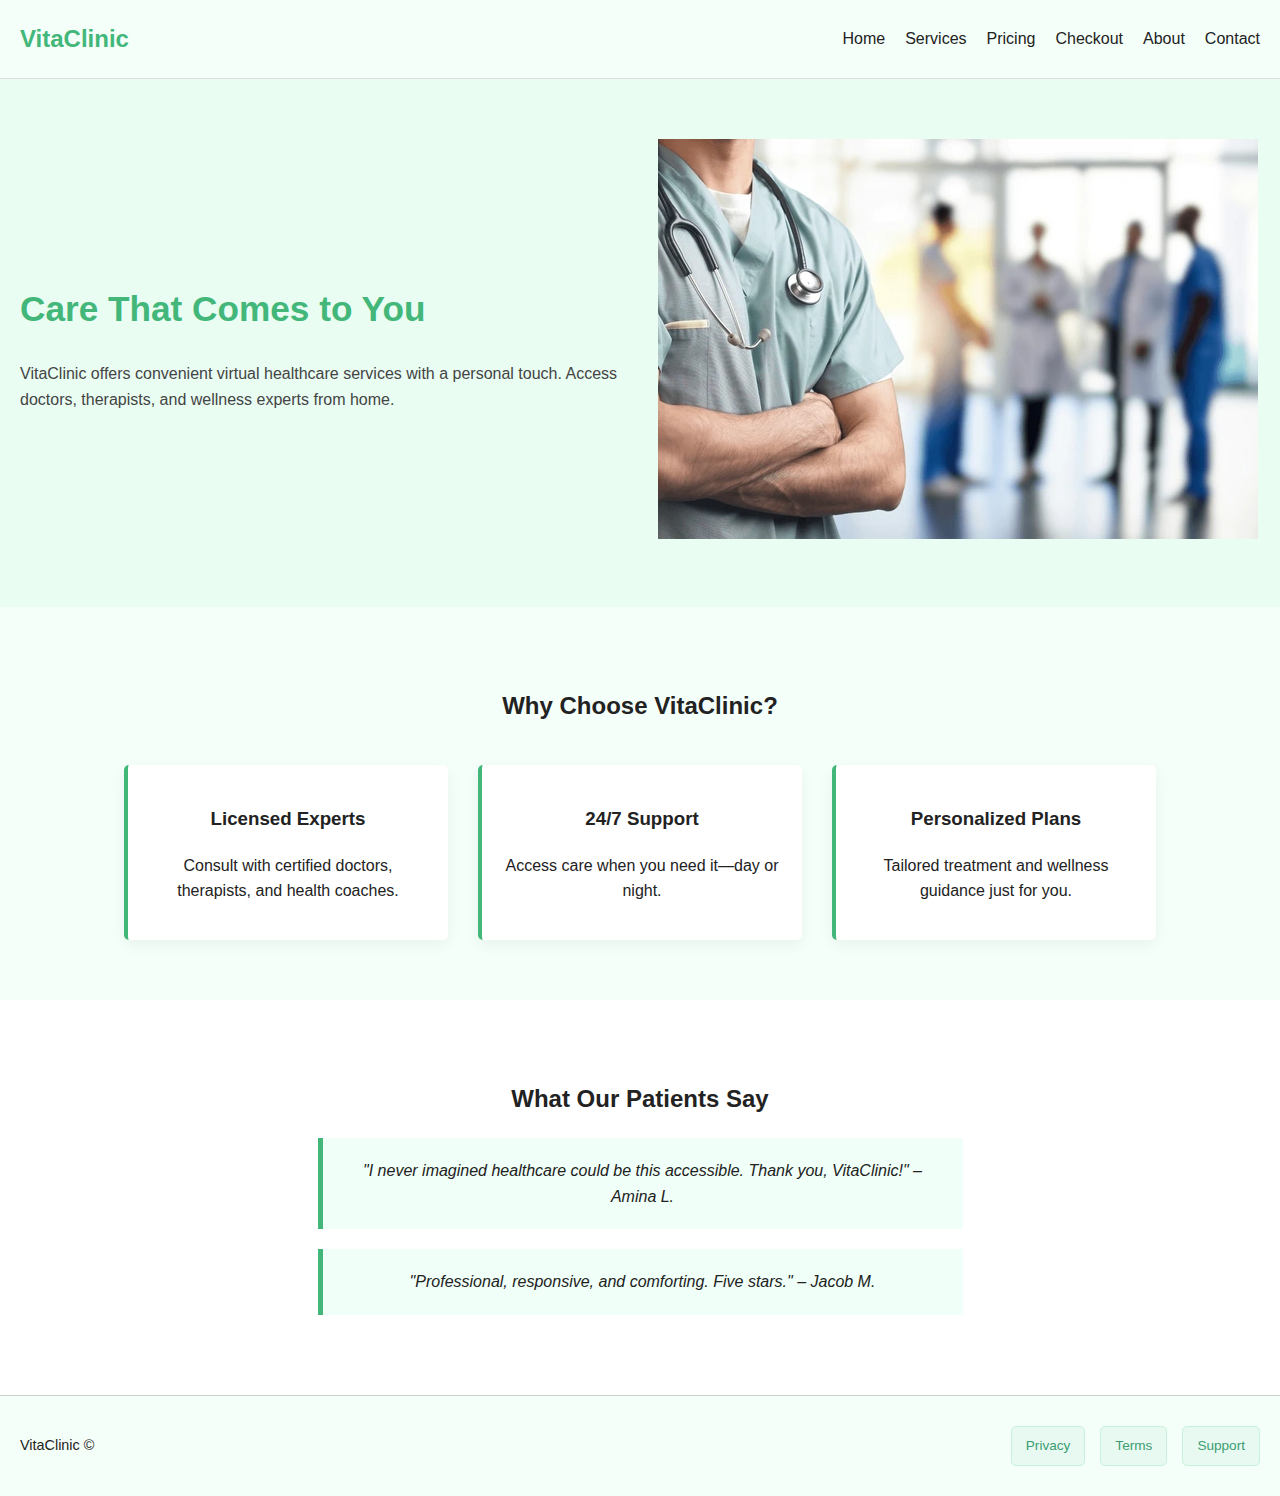
<file: vitaclinic_site/index.html>
<!DOCTYPE html>
<html lang="en" class="light">
<head>
  <meta charset="UTF-8" />
  <meta name="viewport" content="width=device-width, initial-scale=1.0" />
  <title>VitaClinic – Online Health & Wellness</title>
  <link rel="stylesheet" href="style.css">
</head>
<body>
  <header class="main-header">
    <div class="logo">VitaClinic</div>
    <input type="checkbox" id="nav-toggle" class="nav-toggle" />
    <label for="nav-toggle" class="nav-icon">&#9776;</label>
    <nav class="main-nav">
      <a href="index.html">Home</a>
      <a href="services.html">Services</a>
      <a href="pricing.html">Pricing</a>
      <a href="checkout.html">Checkout</a>
      <a href="#">About</a>
      <a href="#">Contact</a>
    </nav>
  </header>

  <section class="hero">
    <div class="hero-text">
      <h1>Care That Comes to You</h1>
      <p>VitaClinic offers convenient virtual healthcare services with a personal touch. Access doctors, therapists, and wellness experts from home.</p>
    </div>
    <div class="hero-img">
      <img src="./images/closeup-healthcare-professional-scrubs-arms-600nw-2483848893.webp" alt="Online Health Illustration" />
    </div>
  </section>

  <section class="features">
    <h2>Why Choose VitaClinic?</h2>
    <div class="feature-grid">
      <div class="feature">
        <h3>Licensed Experts</h3>
        <p>Consult with certified doctors, therapists, and health coaches.</p>
      </div>
      <div class="feature">
        <h3>24/7 Support</h3>
        <p>Access care when you need it—day or night.</p>
      </div>
      <div class="feature">
        <h3>Personalized Plans</h3>
        <p>Tailored treatment and wellness guidance just for you.</p>
      </div>
    </div>
  </section>

  <section class="testimonials">
    <h2>What Our Patients Say</h2>
    <blockquote>"I never imagined healthcare could be this accessible. Thank you, VitaClinic!" – Amina L.</blockquote>
    <blockquote>"Professional, responsive, and comforting. Five stars." – Jacob M.</blockquote>
  </section>

  <footer class="custom-footer">
    <div class="footer-left">VitaClinic ©</div>
    <div class="footer-right">
      <nav class="footer-subnav">
        <a href="#">Privacy</a>
        <a href="#">Terms</a>
        <a href="#">Support</a>
      </nav>
    </div>
  </footer>
</body>
</html>
</file>
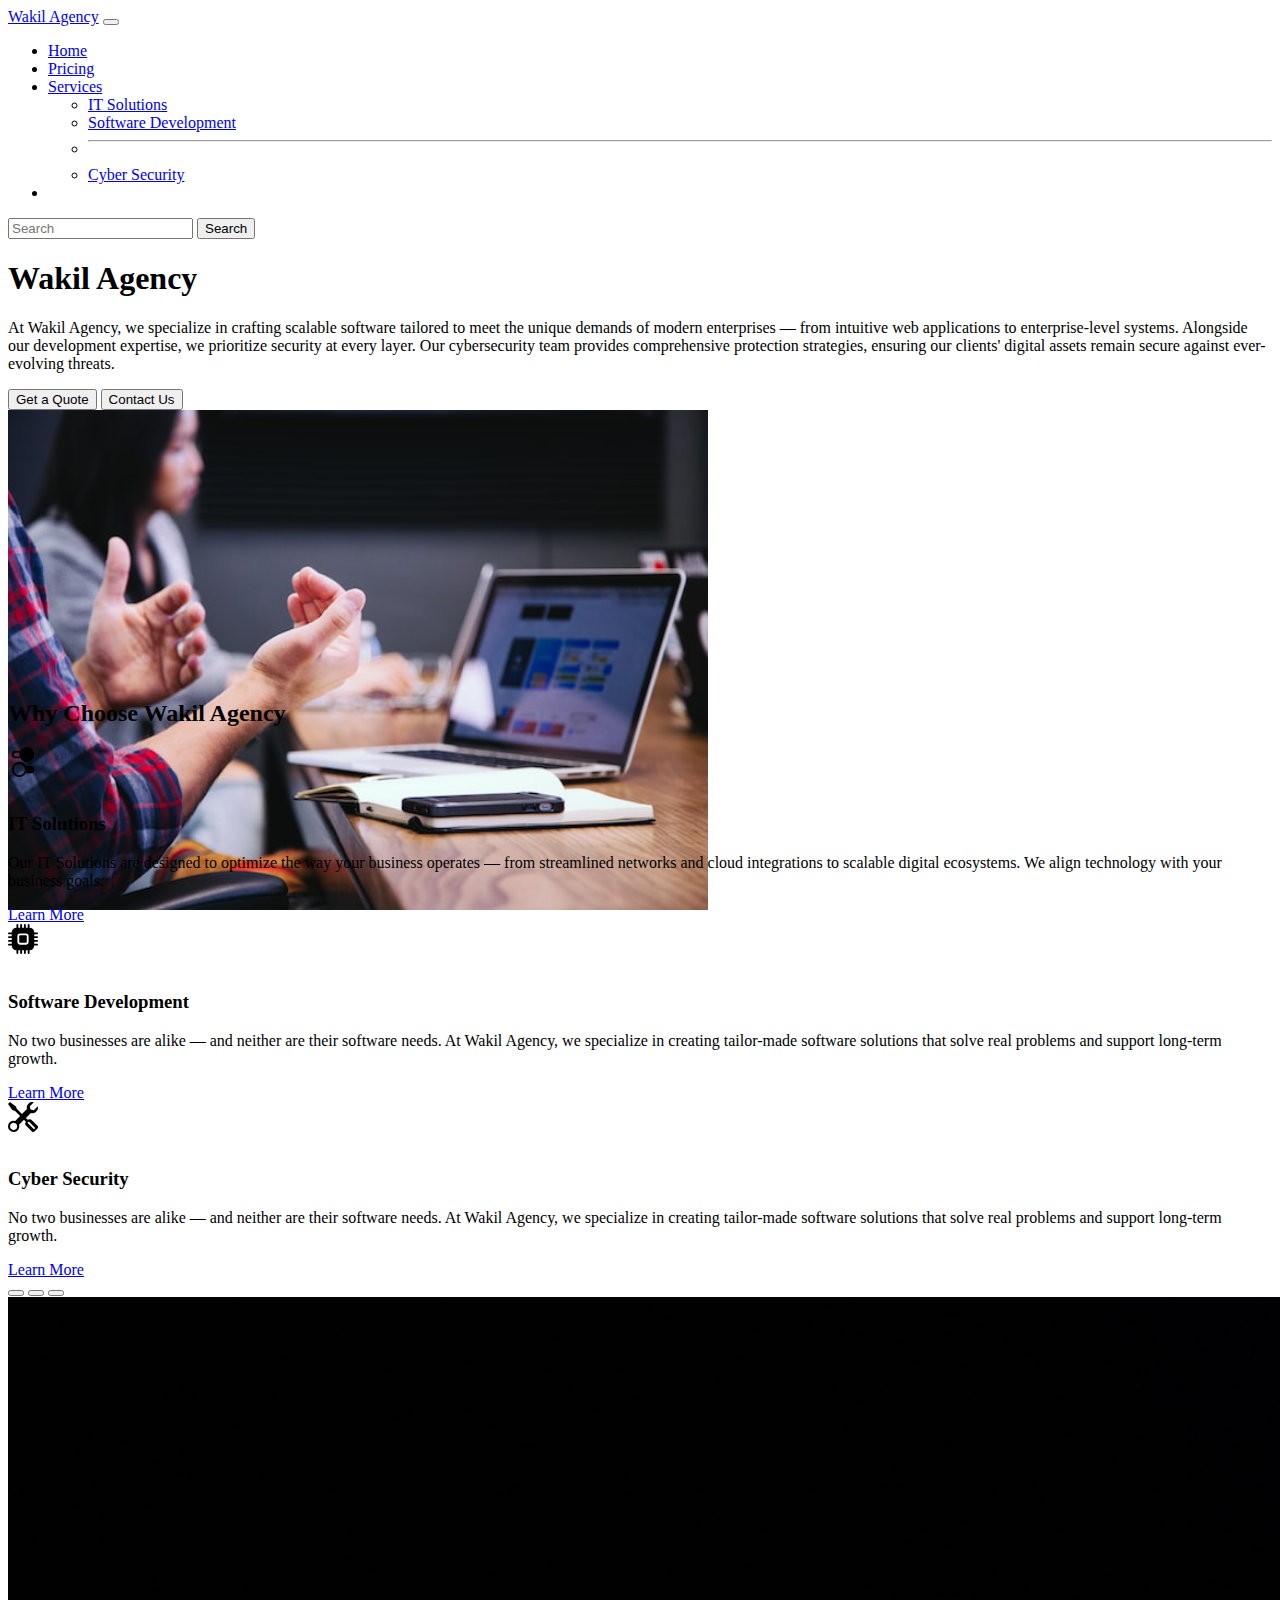
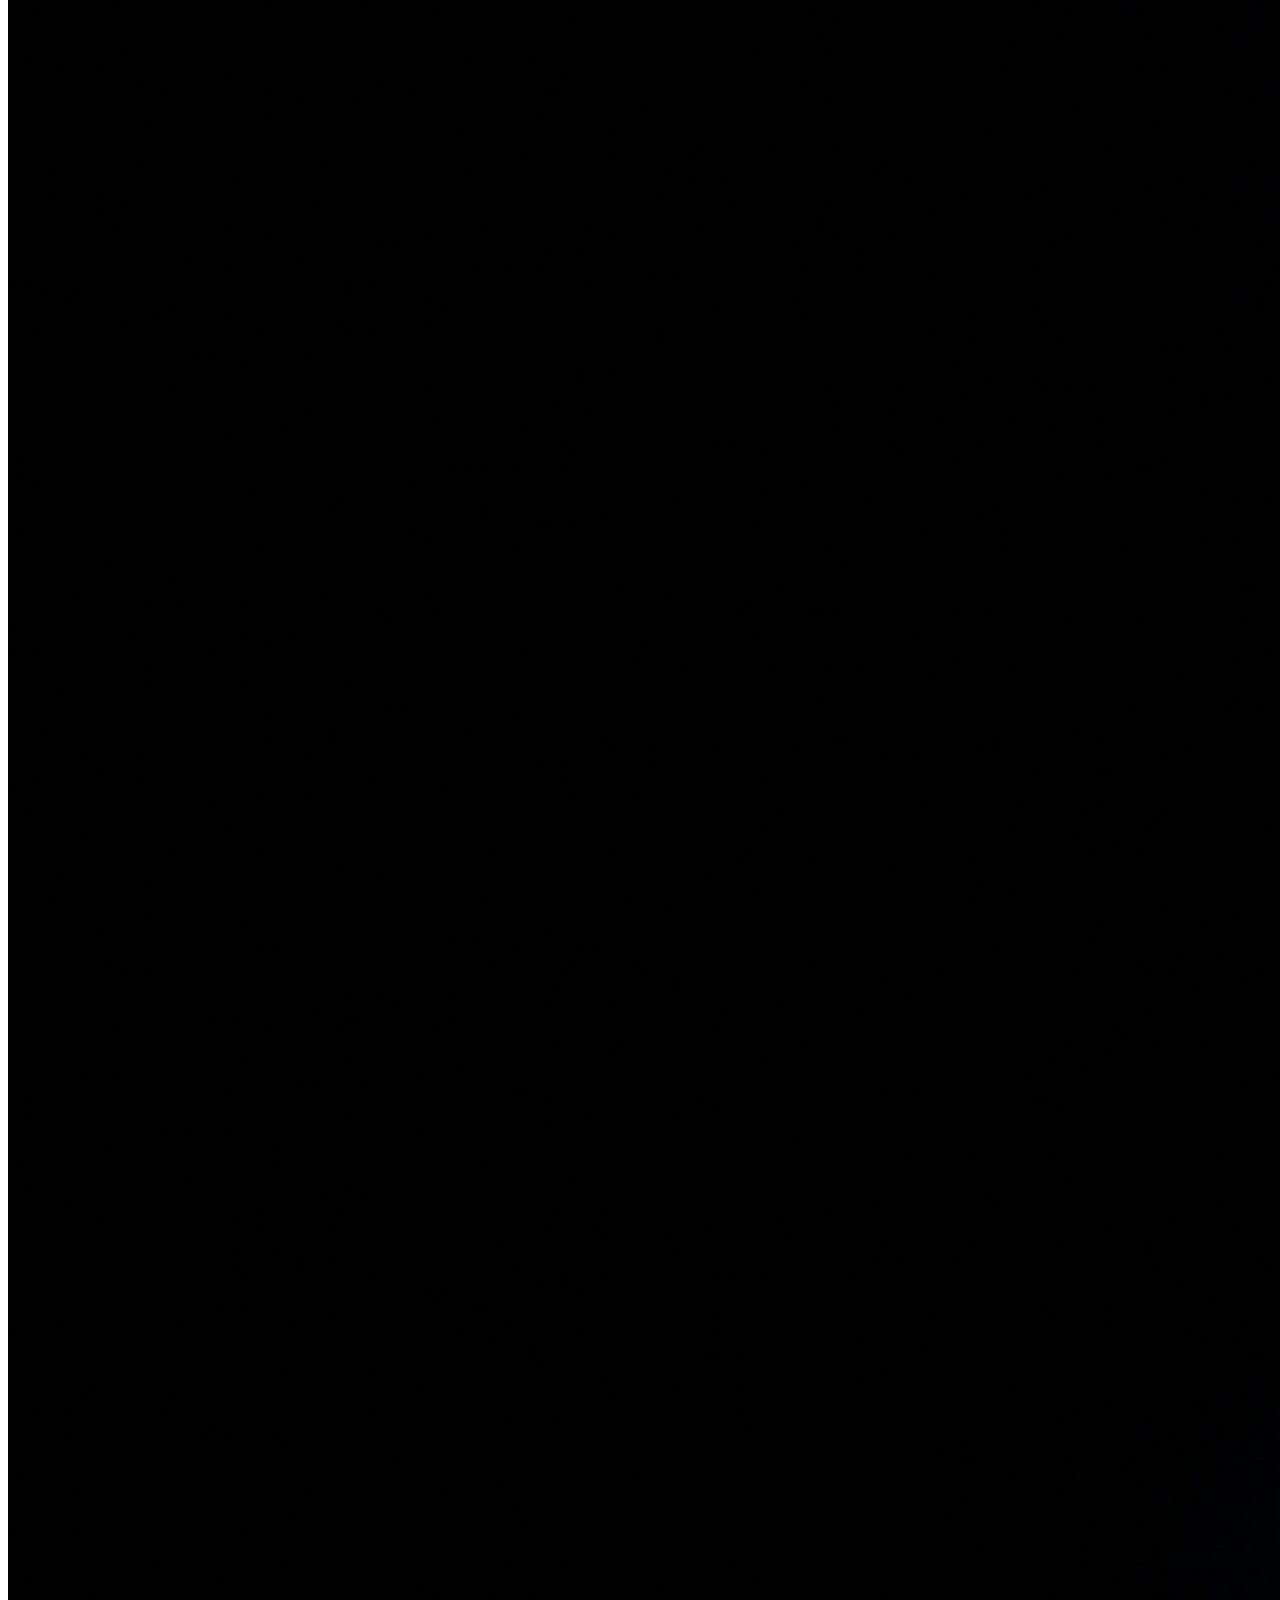
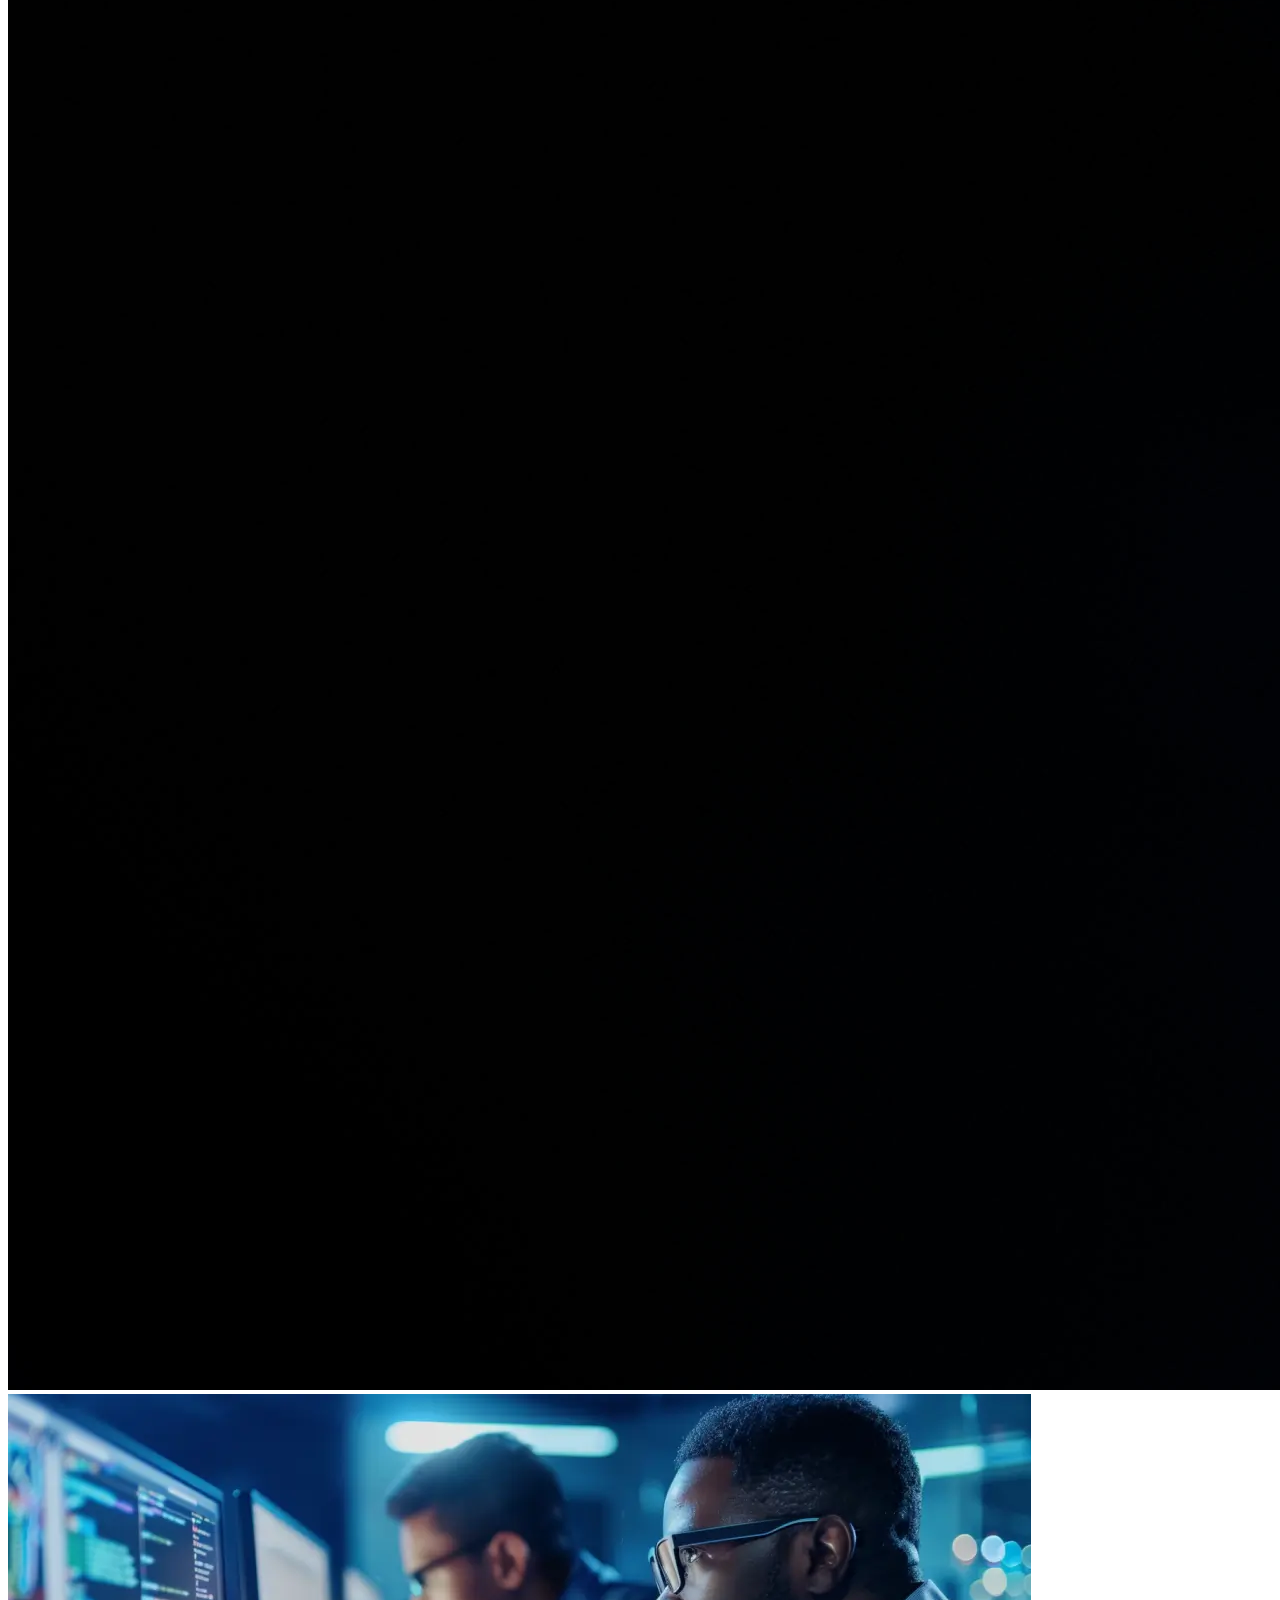
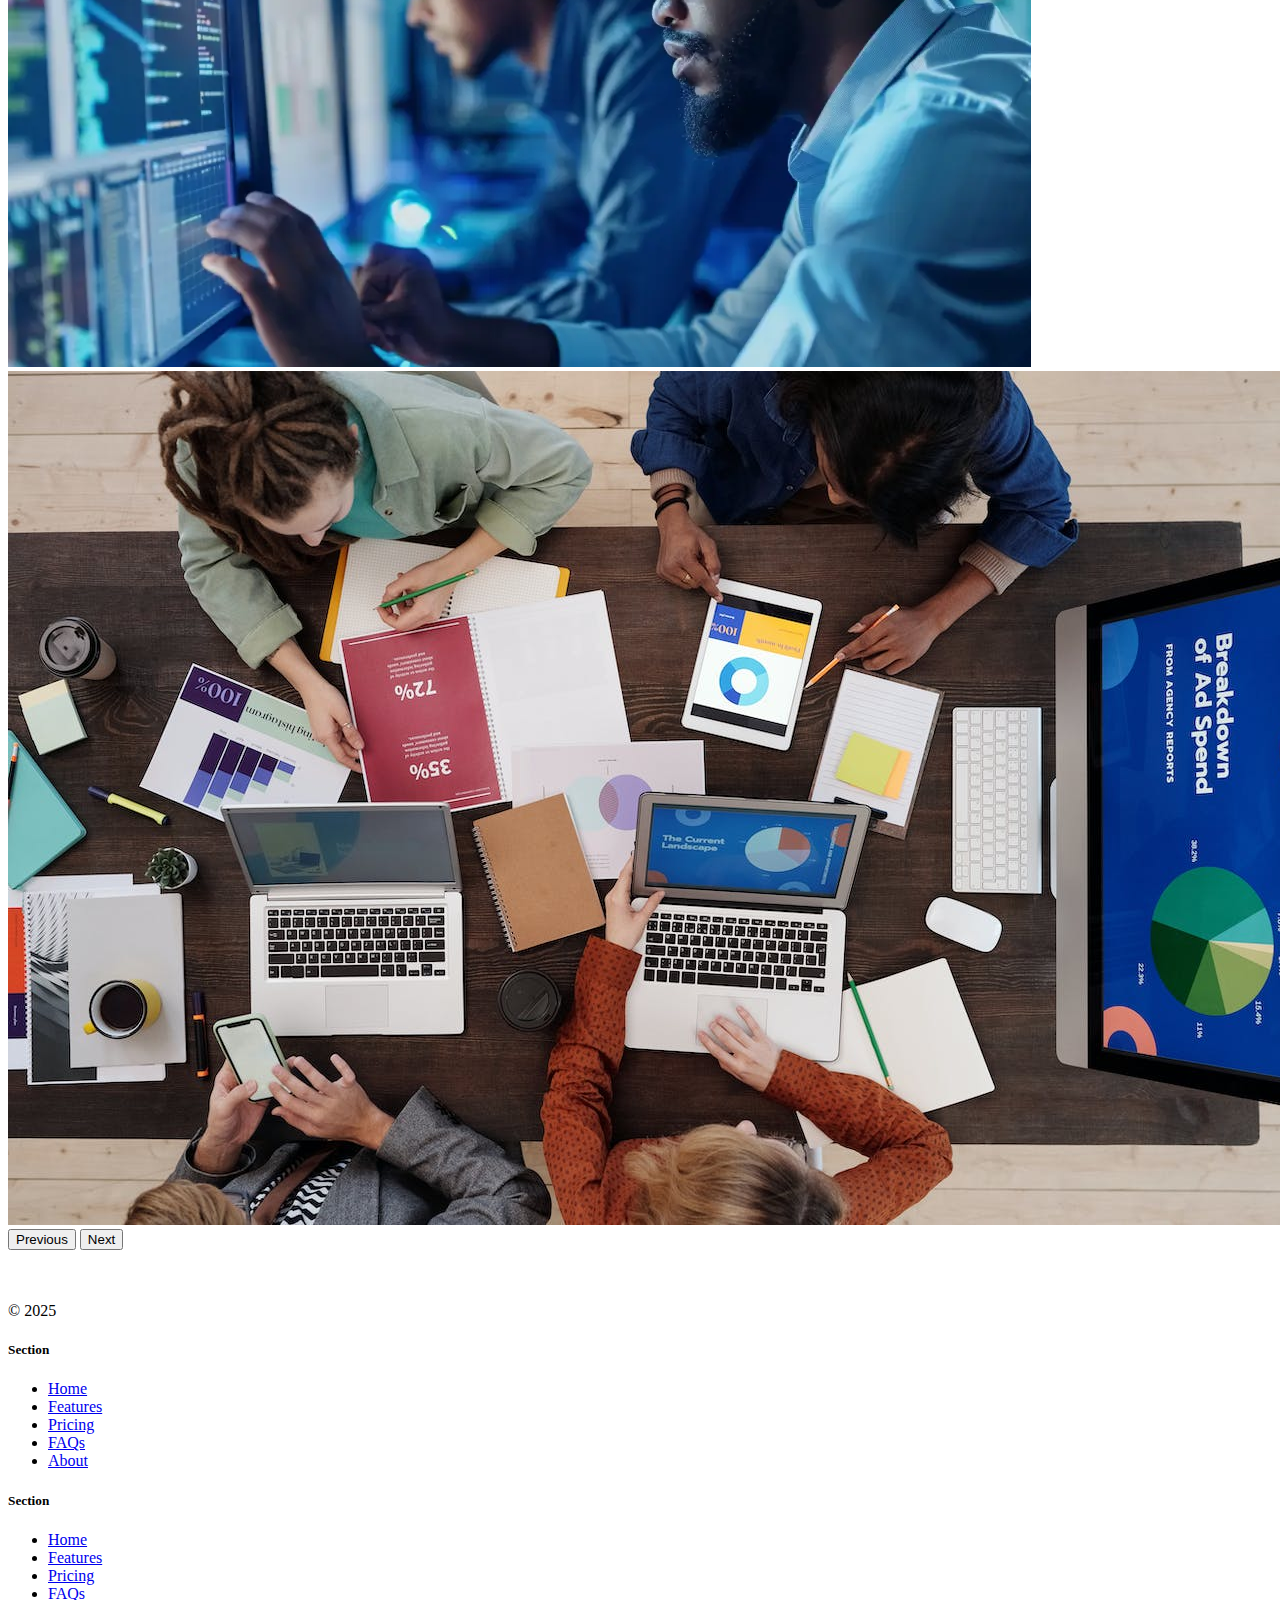
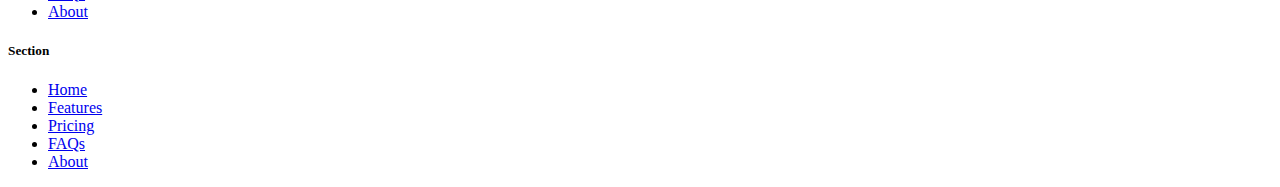
<file: Wakils Agency/index.html>
<!doctype html>
<html lang="en" data-bs-theme="dark">

<head>
    <meta charset="utf-8">
    <meta name="viewport" content="width=device-width, initial-scale=1">
    <title>Wakil_Agency &dash; Home</title>
    <link href="https://cdn.jsdelivr.net/npm/bootstrap@5.3.6/dist/css/bootstrap.min.css" rel="stylesheet"
        integrity="sha384-4Q6Gf2aSP4eDXB8Miphtr37CMZZQ5oXLH2yaXMJ2w8e2ZtHTl7GptT4jmndRuHDT" crossorigin="anonymous">
        <link rel="stylesheet" href="./assets/wakil.css">
</head>

<body>

    <nav class="navbar navbar-expand-lg bg-body-tertiary">
        <div class="container-fluid">
            <a class="navbar-brand" href="#">Wakil Agency</a>
            <button class="navbar-toggler" type="button" data-bs-toggle="collapse"
                data-bs-target="#navbarSupportedContent" aria-controls="navbarSupportedContent" aria-expanded="false"
                aria-label="Toggle navigation">
                <span class="navbar-toggler-icon"></span>
            </button>
            <div class="collapse navbar-collapse" id="navbarSupportedContent">
                <ul class="navbar-nav me-auto mb-2 mb-lg-0">
                    <li class="nav-item">
                        <a class="nav-link active" aria-current="page" href="./index.html">Home</a>
                    </li>
                    <li class="nav-item">
                        <a class="nav-link" href="./pricing.html">Pricing</a>
                    </li>
                    <li class="nav-item dropdown" data-bs-theme="dark">
                        <a class="nav-link dropdown-toggle" href="#" role="button" data-bs-toggle="dropdown"
                            aria-expanded="false">
                            Services
                        </a>
                        <ul class="dropdown-menu">
                            <li><a class="dropdown-item" href="./it.html">IT Solutions</a></li>
                            <li><a class="dropdown-item" href="./software.html">Software Development</a></li>
                            <li>
                                <hr class="dropdown-divider">
                            </li>
                            <li><a class="dropdown-item" href="./cyber.html">Cyber Security</a></li>
                        </ul>
                    </li>
                    <li class="nav-item">
                        <a class="nav-link disabled" aria-disabled="true"></a>
                    </li>
                </ul>
                <form class="d-flex" role="search">
                    <input class="form-control me-2" type="search" placeholder="Search" aria-label="Search" />
                    <button class="btn btn-outline-success" type="submit">Search</button>
                </form>
            </div>
        </div>
    </nav>



    <div class="px-4 pt-5 my-5 text-center border-bottom">
        <h1 class="display-4 fw-bold text-body-emphasis">Wakil Agency</h1>
        <div class="col-lg-9 mx-auto">
            <p class="lead mb-4">At Wakil Agency, we specialize in crafting scalable software tailored to meet the unique demands of modern enterprises — from intuitive web applications to enterprise-level systems. Alongside our development expertise, we prioritize security at every layer. Our cybersecurity team provides comprehensive protection strategies, ensuring our clients' digital assets remain secure against ever-evolving threats.</p>
            <div class="d-grid gap-2 d-sm-flex justify-content-sm-center mb-5"> <button type="button"
                    class="btn btn-primary btn-lg px-4 me-sm-3">Get a Quote</button> <button type="button"
                    class="btn btn-outline-secondary btn-lg px-4">Contact Us</button> </div>
        </div>
        <div class="overflow-hidden" style="max-height: 30vh;">
            <div class="container px-5"> <img src="./assets/Tech agency.jpg" class="img-fluid border rounded-3 shadow-lg mb-4"
                    alt="Example image" width="700" height="500" loading="lazy"> </div>
        </div>
    </div>

    <div class="container px-4 py-5" id="hanging-icons">
        <h2 class="pb-2 border-bottom">Why Choose Wakil Agency</h2>
        <div class="row g-4 py-5 row-cols-1 row-cols-lg-3">
            <div class="col d-flex align-items-start">
                <div
                    class="icon-square text-body-emphasis bg-body-secondary d-inline-flex align-items-center justify-content-center fs-4 flex-shrink-0 me-3">
                    <img src="./assets/toggles2.svg" alt="toggle_icon" height="30"> </div>
                <div>
                    <h3 class="fs-2 text-body-emphasis">IT Solutions</h3>
                    <p>Our IT Solutions are designed to optimize the way your business operates — from streamlined networks and cloud integrations to scalable digital ecosystems. We align technology with your business goals.</p> <a href="./it.html"
                        class="btn btn-primary">
                        Learn More
                    </a>
                </div>
            </div>
            <div class="col d-flex align-items-start">
                <div
                    class="icon-square text-body-emphasis bg-body-secondary d-inline-flex align-items-center justify-content-center fs-4 flex-shrink-0 me-3">
                    <img src="./assets/cpu-fill (1).svg" alt="chip_icon" height="30"> </div>
                <div>
                    <h3 class="fs-2 text-body-emphasis">Software Development</h3>
                    <p>No two businesses are alike — and neither are their software needs. At Wakil Agency, we specialize in creating tailor-made software solutions that solve real problems and support long-term growth.</p> <a href="./software.html"
                        class="btn btn-primary">
                        Learn More
                    </a>
                </div>
            </div>
            <div class="col d-flex align-items-start">
                <div
                    class="icon-square text-body-emphasis bg-body-secondary d-inline-flex align-items-center justify-content-center fs-4 flex-shrink-0 me-3">
                    <img src="./assets/tools.svg" alt="tools_icon" height="30"> </div>
                <div>
                    <h3 class="fs-2 text-body-emphasis">Cyber Security</h3>
                    <p>No two businesses are alike — and neither are their software needs. At Wakil Agency, we specialize in creating tailor-made software solutions that solve real problems and support long-term growth.</p> <a href="./cyber.html"
                        class="btn btn-primary">
                        Learn More
                    </a>
                </div>
            </div>
        </div>
    </div>




<div id="carouselExampleIndicators" class="carousel slide">
    <div class="carousel-indicators">
        <button type="button" data-bs-target="#carouselExampleIndicators" data-bs-slide-to="0" class="active"
            aria-current="true" aria-label="Slide 1"></button>
        <button type="button" data-bs-target="#carouselExampleIndicators" data-bs-slide-to="1"
            aria-label="Slide 2"></button>
        <button type="button" data-bs-target="#carouselExampleIndicators" data-bs-slide-to="2"
            aria-label="Slide 3"></button>
    </div>
    <div class="carousel-inner">
        <div class="carousel-item active">
            <img src="./assets/AdobeStock_472181971.jpg" class="d-block w-100" alt="...">
        </div>
        <div class="carousel-item">
            <img src="./assets/Dedicated-IT-Support-Value.webp" class="d-block w-100" alt="...">
        </div>
        <div class="carousel-item">
            <img src="./assets/marketing agency colleagues.jpg" class="d-block w-100" alt="...">
        </div>
    </div>
    <button class="carousel-control-prev" type="button" data-bs-target="#carouselExampleIndicators"
        data-bs-slide="prev">
        <span class="carousel-control-prev-icon" aria-hidden="true"></span>
        <span class="visually-hidden">Previous</span>
    </button>
    <button class="carousel-control-next" type="button" data-bs-target="#carouselExampleIndicators"
        data-bs-slide="next">
        <span class="carousel-control-next-icon" aria-hidden="true"></span>
        <span class="visually-hidden">Next</span>
    </button>
</div>





    <div class="container">
        <footer class="row row-cols-1 row-cols-sm-2 row-cols-md-5 py-5 my-5 border-top">
            <div class="col mb-3"> <a href="/"
                    class="d-flex align-items-center mb-3 link-body-emphasis text-decoration-none"
                    aria-label="Bootstrap"> <svg class="bi me-2" width="40" height="32" aria-hidden="true">
                        <use xlink:href="#bootstrap"></use>
                    </svg> </a>
                <p class="text-body-secondary">© 2025</p>
            </div>
            <div class="col mb-3"></div>
            <div class="col mb-3">
                <h5>Section</h5>
                <ul class="nav flex-column">
                    <li class="nav-item mb-2"><a href="#" class="nav-link p-0 text-body-secondary">Home</a></li>
                    <li class="nav-item mb-2"><a href="#" class="nav-link p-0 text-body-secondary">Features</a></li>
                    <li class="nav-item mb-2"><a href="#" class="nav-link p-0 text-body-secondary">Pricing</a></li>
                    <li class="nav-item mb-2"><a href="#" class="nav-link p-0 text-body-secondary">FAQs</a></li>
                    <li class="nav-item mb-2"><a href="#" class="nav-link p-0 text-body-secondary">About</a></li>
                </ul>
            </div>
            <div class="col mb-3">
                <h5>Section</h5>
                <ul class="nav flex-column">
                    <li class="nav-item mb-2"><a href="#" class="nav-link p-0 text-body-secondary">Home</a></li>
                    <li class="nav-item mb-2"><a href="#" class="nav-link p-0 text-body-secondary">Features</a></li>
                    <li class="nav-item mb-2"><a href="#" class="nav-link p-0 text-body-secondary">Pricing</a></li>
                    <li class="nav-item mb-2"><a href="#" class="nav-link p-0 text-body-secondary">FAQs</a></li>
                    <li class="nav-item mb-2"><a href="#" class="nav-link p-0 text-body-secondary">About</a></li>
                </ul>
            </div>
            <div class="col mb-3">
                <h5>Section</h5>
                <ul class="nav flex-column">
                    <li class="nav-item mb-2"><a href="#" class="nav-link p-0 text-body-secondary">Home</a></li>
                    <li class="nav-item mb-2"><a href="#" class="nav-link p-0 text-body-secondary">Features</a></li>
                    <li class="nav-item mb-2"><a href="#" class="nav-link p-0 text-body-secondary">Pricing</a></li>
                    <li class="nav-item mb-2"><a href="#" class="nav-link p-0 text-body-secondary">FAQs</a></li>
                    <li class="nav-item mb-2"><a href="#" class="nav-link p-0 text-body-secondary">About</a></li>
                </ul>
            </div>
        </footer>
    </div>

    <script src="https://cdn.jsdelivr.net/npm/@popperjs/core@2.11.8/dist/umd/popper.min.js"
        integrity="sha384-I7E8VVD/ismYTF4hNIPjVp/Zjvgyol6VFvRkX/vR+Vc4jQkC+hVqc2pM8ODewa9r"
        crossorigin="anonymous"></script>
    <script src="https://cdn.jsdelivr.net/npm/bootstrap@5.3.6/dist/js/bootstrap.min.js"
        integrity="sha384-RuyvpeZCxMJCqVUGFI0Do1mQrods/hhxYlcVfGPOfQtPJh0JCw12tUAZ/Mv10S7D"
        crossorigin="anonymous"></script>
</body>

</html>
</file>
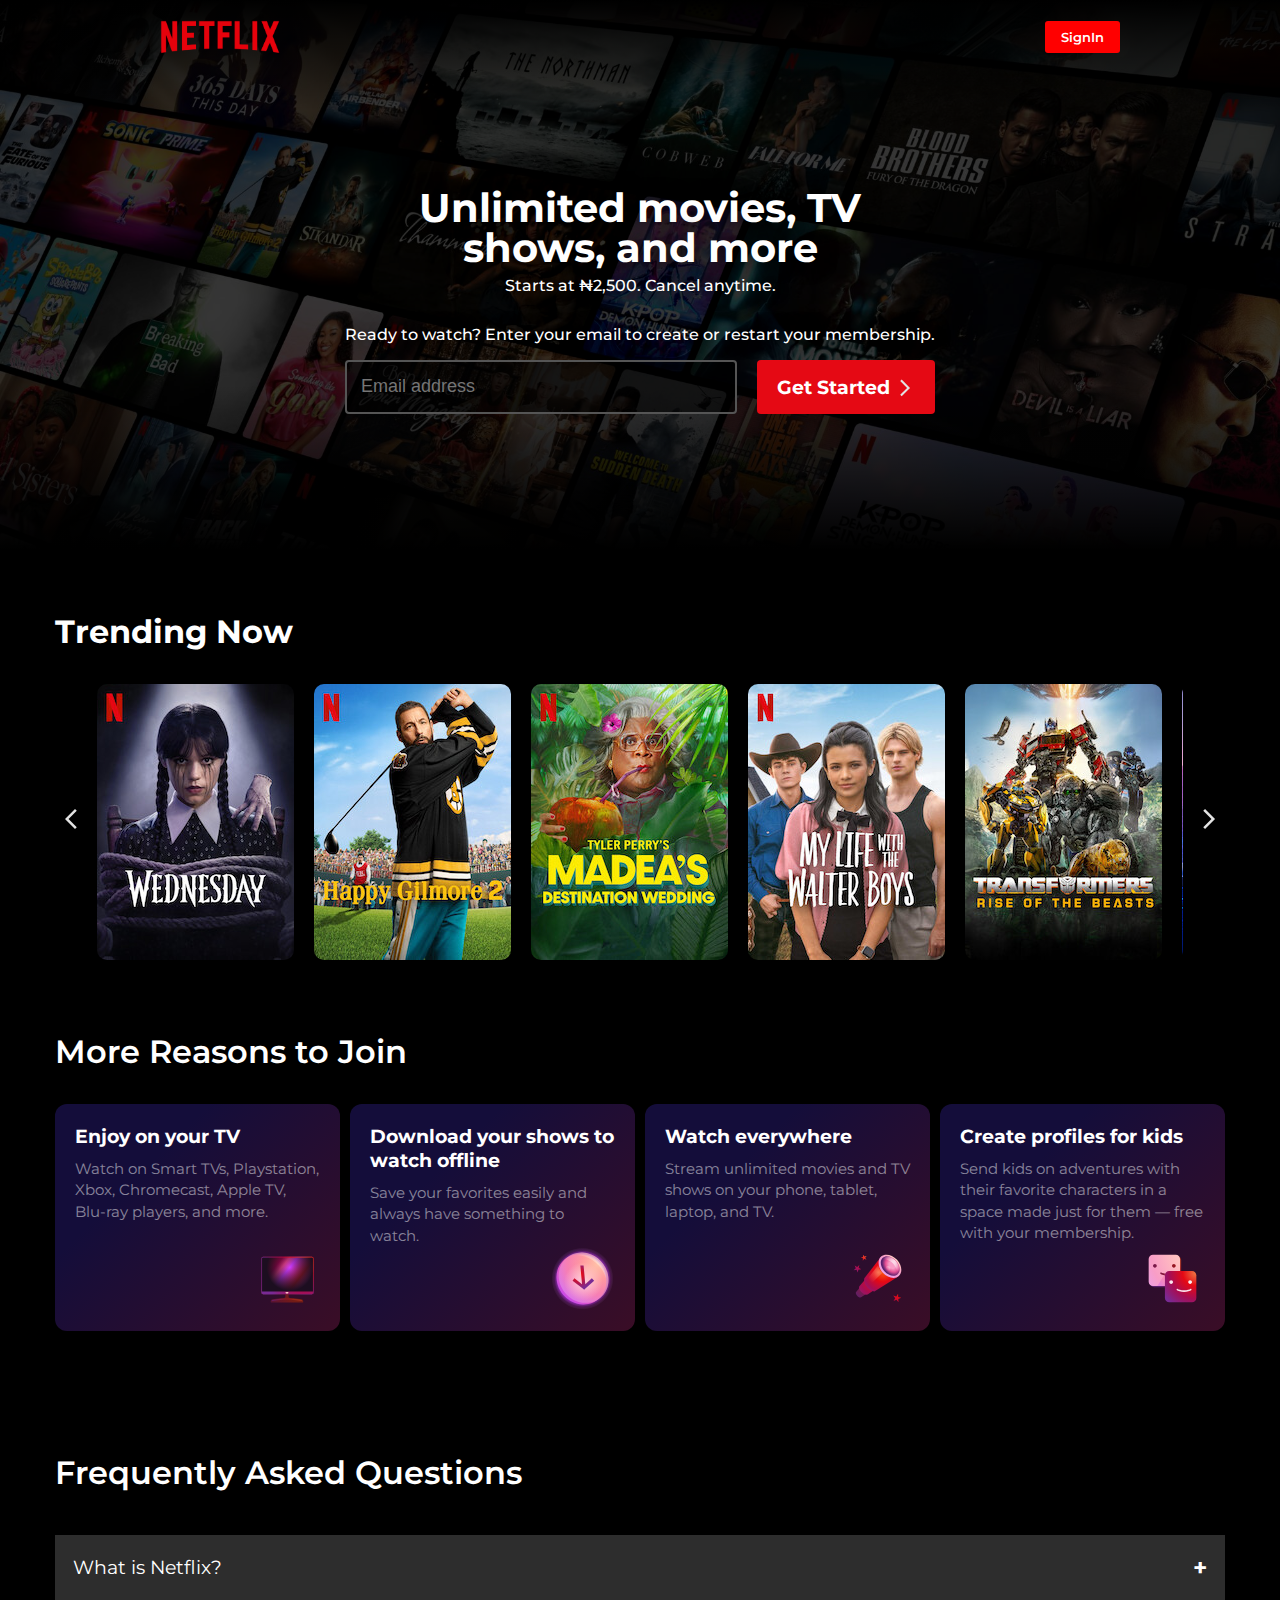
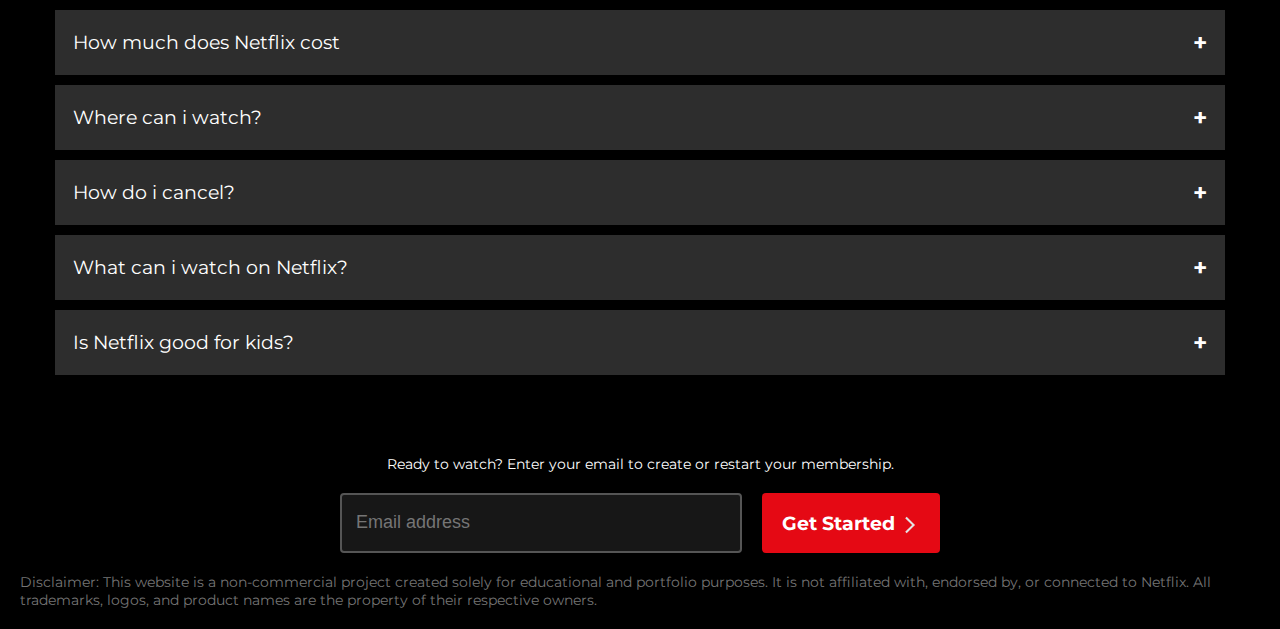
<file: library/Netflix/index.html>
<!DOCTYPE html>
<html lang="en">

<head>
    <meta charset="UTF-8" />
    <meta name="viewport" content="width=device-width, initial-scale=1.0" />
    <title>Netflix Reviews - Home Page</title>
    <link rel="stylesheet" href="styles.css" />
    <link href="https://fonts.googleapis.com/css2?family=Bebas+Neue&family=Montserrat:wght@400;500;700&display=swap"
        rel="stylesheet">
    <link rel="icon" type="image/png" href="./images/icon.png">
</head>

<body>

    <section class="hero">
        <div class="overlay"></div>

        <div class="header">
            <img src="images/logo.png" alt="Netflix Logo" />
            <button class="signin-btn">SignIn</button>
        </div>

        <div class="hero-content">
            <h1>Unlimited movies, TV shows, and more</h1>
            <p>Starts at ₦2,500. Cancel anytime.</p>
            <p>Ready to watch? Enter your email to create or restart your membership.</p>

            <div class="bottom">
                <input type="text" placeholder="Email address">
                <button class="start-btn">Get Started
                    <svg xmlns="http://www.w3.org/2000/svg" height="24px" viewBox="0 -960 960 960" width="24px"
                        fill="#e3e3e3">
                        <path d="m321-80-71-71 329-329-329-329 71-71 400 400L321-80Z" />
                    </svg>
                </button>
            </div>

        </div>
    </section>


    <main class="main-container">
        <div class="card-container">
            <h2 class="card-title">Trending Now</h2>

            <div class="card-album">
                <button class="arrow left">
                    <svg xmlns="http://www.w3.org/2000/svg" height="24px" viewBox="0 -960 960 960" width="24px"
                        fill="#e3e3e3">
                        <path d="M640-80 240-480l400-400 71 71-329 329 329 329-71 71Z" />
                    </svg>
                </button>

                <div class="card-track" id="cardTrack">
                    <img src="images/tries.JPG" alt="Movie 1">
                    <img src="images/poopcruise.JPG" alt="Movie 2">
                    <img src="images/sharks.JPG" alt="Movie 3">
                    <img src="images/old-gaurd.JPG" alt="Movie 4">
                    <img src="images/plane.JPG" alt="Movie 5">
                    <img src="images/kpop.JPG" alt="Movie 6">
                    <img src="images/waterfront.JPG" alt="Movie 7">
                    <img src="images/straw.JPG" alt="Movie 8">
                    <img src="images/ginny.JPG" alt="Movie 9">
                    <img src="images/squid-game.JPG" alt="Movie 10">
                </div>

                <button class="arrow right">
                    <svg xmlns="http://www.w3.org/2000/svg" height="24px" viewBox="0 -960 960 960" width="24px"
                        fill="#e3e3e3">
                        <path d="m321-80-71-71 329-329-329-329 71-71 400 400L321-80Z" />
                    </svg>
                </button>
            </div>
        </div>

        <section class="reasons-container">
            <h2 class="reasons-title">More Reasons to Join</h2>

            <div class="reasons-grid">

                <div class="reason-card">
                    <div class="top">
                        <h3 class="reason-main">Enjoy on your TV</h3>
                        <p class="reason-sub">Watch on Smart TVs, Playstation, Xbox, Chromecast, Apple TV, Blu-ray
                            players, and more.</p>
                    </div>
                    <div class="reason-svg">
                        <svg width="72" height="72" viewBox="0 0 72 72" fill="none">
                            <g id="television-core-small">
                                <path id="Vector" fill-rule="evenodd" clip-rule="evenodd"
                                    d="M37.2 53.3992C37.2 52.7365 36.6628 52.1992 36 52.1992H34.8C34.1373 52.1992 33.6 52.7365 33.6 53.3992V56.2636C33.6 56.9129 33.0834 57.4433 32.4347 57.4739C30.3013 57.5744 28.1719 57.7834 26.0546 58.1011L19.444 59.0926C18.2692 59.2688 17.4 60.2782 17.4 61.4662V62.0992C17.4 62.4304 17.6686 62.6992 18 62.6992H52.8C53.1314 62.6992 53.4 62.4304 53.4 62.0992V61.4662C53.4 60.2782 52.5309 59.2688 51.3561 59.0926L44.7454 58.1011C42.6282 57.7834 40.4987 57.5744 38.3653 57.4739C37.7167 57.4433 37.2 56.9129 37.2 56.2636V53.3992Z"
                                    fill="url(#paint0_radial_5179_1308)"></path>
                                <path id="Vector_2"
                                    d="M18.6 60.7388C18.6 60.2306 18.9587 59.796 19.4602 59.711C22.0196 59.2775 29.7585 58.0508 35.4 58.0508C41.0415 58.0508 48.7804 59.2775 51.3398 59.711C51.8412 59.796 52.2 60.2306 52.2 60.7388C52.2 60.902 52.0575 61.0268 51.8967 61.0004C50.1219 60.707 40.9704 59.2409 35.4 59.2409C29.8295 59.2409 20.678 60.707 18.9033 61.0004C18.7425 61.0268 18.6 60.902 18.6 60.7388Z"
                                    fill="url(#paint1_radial_5179_1308)"></path>
                                <path id="Vector_3"
                                    d="M63 12H8.99995C8.00584 12 7.19995 12.8059 7.19995 13.8V51.6C7.19995 52.5941 8.00584 53.4 8.99995 53.4H63C63.9941 53.4 64.8 52.5941 64.8 51.6V13.8C64.8 12.8059 63.9941 12 63 12Z"
                                    fill="url(#paint2_linear_5179_1308)"></path>
                                <path id="Vector_4"
                                    d="M63 12H8.99995C8.00584 12 7.19995 12.8059 7.19995 13.8V51.6C7.19995 52.5941 8.00584 53.4 8.99995 53.4H63C63.9941 53.4 64.8 52.5941 64.8 51.6V13.8C64.8 12.8059 63.9941 12 63 12Z"
                                    fill="url(#paint3_radial_5179_1308)"></path>
                                <path id="Vector_5" fill-rule="evenodd" clip-rule="evenodd"
                                    d="M8.99995 12.6H63C63.663 12.6 64.2 13.1372 64.2 13.8V50.4H7.79995V13.8C7.79995 13.1372 8.33719 12.6 8.99995 12.6ZM7.19995 50.4V13.8C7.19995 12.8059 8.00581 12 8.99995 12H63C63.9942 12 64.8 12.8059 64.8 13.8V50.4V51.6C64.8 52.5941 63.9942 53.4 63 53.4H8.99995C8.00581 53.4 7.19995 52.5941 7.19995 51.6V50.4Z"
                                    fill="url(#paint4_radial_5179_1308)"></path>
                                <path id="Vector_6"
                                    d="M35.4 52.8C36.3941 52.8 37.2 52.3971 37.2 51.9C37.2 51.4029 36.3941 51 35.4 51C34.4059 51 33.6 51.4029 33.6 51.9C33.6 52.3971 34.4059 52.8 35.4 52.8Z"
                                    fill="url(#paint5_radial_5179_1308)"></path>
                            </g>
                            <defs>
                                <radialGradient id="paint0_radial_5179_1308" cx="0" cy="0" r="1"
                                    gradientUnits="userSpaceOnUse"
                                    gradientTransform="translate(50.3269 49.3723) rotate(118.526) scale(55.1579 46.2871)">
                                    <stop stop-color="#802600"></stop>
                                    <stop offset="0.333333" stop-color="#6F181D"></stop>
                                    <stop offset="0.666667" stop-color="#5B1333"></stop>
                                    <stop offset="1" stop-color="#391945"></stop>
                                </radialGradient>
                                <radialGradient id="paint1_radial_5179_1308" cx="0" cy="0" r="1"
                                    gradientUnits="userSpaceOnUse"
                                    gradientTransform="translate(48.1077 53.6128) rotate(158.116) scale(32.7275 42.219)">
                                    <stop stop-color="#99421D"></stop>
                                    <stop offset="0.333333" stop-color="#99161D"></stop>
                                    <stop offset="0.666667" stop-color="#7D1845"></stop>
                                    <stop offset="1" stop-color="#59216E"></stop>
                                </radialGradient>
                                <linearGradient id="paint2_linear_5179_1308" x1="10.4727" y1="14.9572" x2="56.1755"
                                    y2="51.4814" gradientUnits="userSpaceOnUse">
                                    <stop stop-color="#99161D"></stop>
                                    <stop offset="0.245283" stop-color="#CA005B"></stop>
                                    <stop offset="0.346698" stop-color="#FF479A"></stop>
                                    <stop offset="0.46934" stop-color="#CC3CFF"></stop>
                                    <stop offset="0.735849" stop-color="#BC1A22"></stop>
                                    <stop offset="1" stop-color="#C94FF5"></stop>
                                </linearGradient>
                                <radialGradient id="paint3_radial_5179_1308" cx="0" cy="0" r="1"
                                    gradientUnits="userSpaceOnUse"
                                    gradientTransform="translate(38.6181 23.8286) rotate(90) scale(25.9571 25.8545)">
                                    <stop stop-color="#1C0E20" stop-opacity="0"></stop>
                                    <stop offset="1" stop-color="#1C0E20"></stop>
                                </radialGradient>
                                <radialGradient id="paint4_radial_5179_1308" cx="0" cy="0" r="1"
                                    gradientUnits="userSpaceOnUse"
                                    gradientTransform="translate(54 20.1938) rotate(144.293) scale(47.2897 44.8232)">
                                    <stop stop-color="#EF7744"></stop>
                                    <stop offset="0.333333" stop-color="#E50914"></stop>
                                    <stop offset="0.666667" stop-color="#A70D53"></stop>
                                    <stop offset="1" stop-color="#792A95"></stop>
                                </radialGradient>
                                <radialGradient id="paint5_radial_5179_1308" cx="0" cy="0" r="1"
                                    gradientUnits="userSpaceOnUse"
                                    gradientTransform="translate(36.525 51.3562) rotate(135) scale(4.58735)">
                                    <stop stop-color="#FFDCCC"></stop>
                                    <stop offset="0.333333" stop-color="#FFBDC0"></stop>
                                    <stop offset="0.666667" stop-color="#F89DC6"></stop>
                                    <stop offset="1" stop-color="#E4A1FA"></stop>
                                </radialGradient>
                            </defs>
                        </svg>
                    </div>
                </div>

                <div class="reason-card">
                    <div class="top">
                        <h3 class="reason-main">Download your shows to watch offline</h3>
                        <p class="reason-sub">Save your favorites easily and always have something to watch.</p>
                    </div>
                    <div class="reason-svg">
                        <svg width="72" height="72" viewBox="0 0 72 72" fill="none">
                            <g id="download-core-small">
                                <path id="Vector"
                                    d="M36 70.2008C54.8882 70.2008 70.2001 54.8889 70.2001 36.0008C70.2001 17.1126 54.8882 1.80078 36 1.80078C17.1119 1.80078 1.80005 17.1126 1.80005 36.0008C1.80005 54.8889 17.1119 70.2008 36 70.2008Z"
                                    fill="url(#paint0_radial_5179_7940)"></path>
                                <path id="Vector_2" opacity="0.4"
                                    d="M64.7658 36.195C65.5206 51.5916 53.7908 63.5824 38.5668 62.977C23.3428 62.3722 10.3893 49.4 9.63446 34.0034C8.87954 18.6068 20.6091 6.61594 35.8331 7.22116C51.0571 7.82638 64.0104 20.7984 64.7658 36.195Z"
                                    fill="url(#paint1_radial_5179_7940)"></path>
                                <path id="Vector_3"
                                    d="M62.3657 37.9958C63.1205 53.3924 51.3908 65.3832 36.1668 64.7778C20.9428 64.173 7.9893 51.2008 7.23444 35.8041C6.47952 20.4075 18.2091 8.41672 33.4331 9.02194C48.6571 9.62716 61.6103 22.5992 62.3657 37.9958Z"
                                    fill="url(#paint2_radial_5179_7940)"></path>
                                <path id="Vector_4" opacity="0.5"
                                    d="M64.7658 36.195C65.5206 51.5916 53.7908 63.5824 38.5668 62.977C23.3428 62.3722 10.3893 49.4 9.63446 34.0034C8.87954 18.6068 20.6091 6.61594 35.8331 7.22116C51.0571 7.82638 64.0104 20.7984 64.7658 36.195Z"
                                    fill="url(#paint3_radial_5179_7940)"></path>
                                <path id="Vector_5" opacity="0.6"
                                    d="M36.9 60.6C48.6636 60.6 58.2 51.0637 58.2 39.3C58.2 27.5363 48.6636 18 36.9 18C25.1363 18 15.6 27.5363 15.6 39.3C15.6 51.0637 25.1363 60.6 36.9 60.6Z"
                                    fill="url(#paint4_radial_5179_7940)"></path>
                                <path id="Vector_6" fill-rule="evenodd" clip-rule="evenodd"
                                    d="M39.0849 42.2727L46.3387 35.76L48.8945 38.5142L38.9118 47.477L37.8466 48.4333L36.6071 47.477L24.9899 38.5142L27.0434 35.76L35.4849 42.2727L33.6 21.6016H37.2L39.0849 42.2727Z"
                                    fill="url(#paint5_radial_5179_7940)"></path>
                                <path id="Vector_7" opacity="0.4" fill-rule="evenodd" clip-rule="evenodd"
                                    d="M61.6566 34.9618C61.7832 35.3893 62.391 35.3233 62.3694 34.878C61.6962 21.1369 50.1509 9.55975 36.5817 9.01957C34.4606 8.93515 32.4155 9.12541 30.4772 9.55909C30.0745 9.64915 30.1575 10.2082 30.5697 10.2246C45.0094 10.7979 57.6246 21.2971 61.6566 34.9618Z"
                                    fill="url(#paint6_radial_5179_7940)"></path>
                            </g>
                            <defs>
                                <radialGradient id="paint0_radial_5179_7940" cx="0" cy="0" r="1"
                                    gradientUnits="userSpaceOnUse"
                                    gradientTransform="translate(36.0001 36.1837) rotate(-90) scale(34.3829)">
                                    <stop offset="0.782019" stop-color="#982DBE"></stop>
                                    <stop offset="0.906819" stop-color="#B038DC" stop-opacity="0.2"></stop>
                                    <stop offset="1" stop-color="#E4A1FA" stop-opacity="0"></stop>
                                </radialGradient>
                                <radialGradient id="paint1_radial_5179_7940" cx="0" cy="0" r="1"
                                    gradientUnits="userSpaceOnUse"
                                    gradientTransform="translate(52.9937 20.0992) rotate(135) scale(49.9836)">
                                    <stop stop-color="#FFDCCC"></stop>
                                    <stop offset="0.333333" stop-color="#FFBDC0"></stop>
                                    <stop offset="0.666667" stop-color="#F89DC6"></stop>
                                    <stop offset="1" stop-color="#E4A1FA"></stop>
                                </radialGradient>
                                <radialGradient id="paint2_radial_5179_7940" cx="0" cy="0" r="1"
                                    gradientUnits="userSpaceOnUse"
                                    gradientTransform="translate(52.7999 19.6937) rotate(135) scale(53.1037)">
                                    <stop stop-color="#FFA984"></stop>
                                    <stop offset="0.333333" stop-color="#FF787F"></stop>
                                    <stop offset="0.666667" stop-color="#F45FA2"></stop>
                                    <stop offset="1" stop-color="#C44AF1"></stop>
                                </radialGradient>
                                <radialGradient id="paint3_radial_5179_7940" cx="0" cy="0" r="1"
                                    gradientUnits="userSpaceOnUse"
                                    gradientTransform="translate(52.9937 20.0992) rotate(135) scale(49.9836)">
                                    <stop stop-color="#FFDCCC"></stop>
                                    <stop offset="0.333333" stop-color="#FFBDC0"></stop>
                                    <stop offset="0.666667" stop-color="#F89DC6"></stop>
                                    <stop offset="1" stop-color="#E4A1FA"></stop>
                                </radialGradient>
                                <radialGradient id="paint4_radial_5179_7940" cx="0" cy="0" r="1"
                                    gradientUnits="userSpaceOnUse" gradientTransform="translate(36.9 39.3) scale(21.3)">
                                    <stop stop-color="white"></stop>
                                    <stop offset="1" stop-color="white" stop-opacity="0"></stop>
                                </radialGradient>
                                <radialGradient id="paint5_radial_5179_7940" cx="0" cy="0" r="1"
                                    gradientUnits="userSpaceOnUse"
                                    gradientTransform="translate(31.2 32.1016) rotate(39.5226) scale(15.5567)">
                                    <stop stop-color="#EF7744"></stop>
                                    <stop offset="0.2406" stop-color="#E50914"></stop>
                                    <stop offset="1" stop-color="#792A95"></stop>
                                </radialGradient>
                                <radialGradient id="paint6_radial_5179_7940" cx="0" cy="0" r="1"
                                    gradientUnits="userSpaceOnUse"
                                    gradientTransform="translate(50.7 21.3) rotate(-180) scale(30)">
                                    <stop stop-color="white"></stop>
                                    <stop offset="1" stop-color="white" stop-opacity="0"></stop>
                                </radialGradient>
                            </defs>
                        </svg>
                    </div>
                </div>

                <div class="reason-card">
                    <div class="top">
                        <h3 class="reason-main">Watch everywhere</h3>
                        <p class="reason-sub">Stream unlimited movies and TV shows on your phone, tablet, laptop, and
                            TV.</p>
                    </div>
                    <div class="reason-svg">
                        <svg width="72" height="72" viewBox="0 0 72 72" fill="none">
                            <g id="telescope-core-small">
                                <path id="Vector"
                                    d="M24.0492 36.6016L33.6 46.3898L17.8029 56.8633C17.8029 56.8633 15.8891 57.6983 13.625 55.2638C11.361 52.8293 12.1235 51.238 12.1235 51.238L24.0492 36.6016Z"
                                    fill="url(#paint0_radial_5179_1664)"></path>
                                <path id="Vector_2"
                                    d="M25.0344 34.1992L36 46.151L25.0616 53.8043C25.0616 53.8043 21.8289 55.0984 18.0987 51.0172C14.3686 46.9358 15.9198 44.5105 15.9198 44.5105L25.0344 34.1992Z"
                                    fill="url(#paint1_radial_5179_1664)"></path>
                                <path id="Vector_3"
                                    d="M39 13.0195L59.1 33.6788L32.5325 50.4142C32.5325 50.4142 28.7459 50.2552 24.3978 45.4897C20.0498 40.7243 21.4096 35.8101 21.4096 35.8101L39 13.0195Z"
                                    fill="url(#paint2_radial_5179_1664)"></path>
                                <path id="Vector_4"
                                    d="M57.6709 15.3516C63.1044 21.2807 63.9858 29.2883 59.6386 33.2371C55.2916 37.186 47.3628 35.5806 41.9292 29.6515C36.4954 23.7224 35.6145 15.7148 39.9615 11.766C44.3084 7.81716 52.2372 9.42252 57.6709 15.3516Z"
                                    fill="url(#paint3_radial_5179_1664)"></path>
                                <path id="Vector_5"
                                    d="M58.3787 31.255C54.8121 34.5032 48.2143 33.0817 43.6421 28.0798C39.07 23.078 38.2547 16.39 41.8213 13.1419C45.3879 9.89364 51.9857 11.3152 56.5579 16.3171C61.1298 21.3189 61.9452 28.0069 58.3787 31.255Z"
                                    fill="url(#paint4_radial_5179_1664)"></path>
                                <path id="Vector_6" opacity="0.85"
                                    d="M59.6783 28.823C60.576 24.1785 59.6544 20.5934 56.1603 16.6199C52.6662 12.6464 47.3508 10.8657 43.7796 12.7598C39.371 15.098 48.3734 13.5961 53.4577 19.5815C57.8259 24.724 58.8516 33.1009 59.6783 28.823Z"
                                    fill="url(#paint5_radial_5179_1664)"></path>
                                <path id="Vector_7" opacity="0.4"
                                    d="M50.3979 25.2452C50.4549 26.7239 49.2932 27.7677 47.8032 27.5766C46.3131 27.3856 45.059 26.032 45.002 24.5532C44.945 23.0745 46.1067 22.0307 47.5968 22.2218C49.0868 22.4128 50.341 23.7664 50.3979 25.2452Z"
                                    fill="url(#paint6_radial_5179_1664)"></path>
                                <path id="Vector_8" opacity="0.6"
                                    d="M36.9217 21.0039L26.4258 34.3627C26.3297 36.4604 28.2903 39.5534 30.0334 40.8344L41.2345 29.9105C39.6 28.2005 36.9591 24.1025 36.9217 21.0039Z"
                                    fill="url(#paint7_radial_5179_1664)"></path>
                                <path id="Vector_9" fill-rule="evenodd" clip-rule="evenodd"
                                    d="M20.0576 9.60156L21.479 11.7187L24 11.0654L22.3575 13.0272L23.7789 15.1444L21.3424 14.2397L19.7 16.2016L19.8365 13.6806L17.4 12.7759L19.9209 12.1225L20.0576 9.60156ZM58.776 52.8016L58.9623 56.4685L62.4 57.4188L59.0774 58.7347L59.2637 62.4016L57.0239 59.548L53.7014 60.8638L55.6397 57.7843L53.4 54.9307L56.8377 55.8811L58.776 52.8016ZM15.206 24.2101L15.8768 21.0016L13.4793 23.1964L10.6853 21.5563L11.9975 24.553L9.59998 26.7478L12.8085 26.405L14.1207 29.4016L14.7915 26.1931L18 25.8502L15.206 24.2101Z"
                                    fill="url(#paint8_linear_5179_1664)"></path>
                            </g>
                            <defs>
                                <radialGradient id="paint0_radial_5179_1664" cx="0" cy="0" r="1"
                                    gradientUnits="userSpaceOnUse"
                                    gradientTransform="translate(36.6875 32.7016) rotate(135) scale(34.9134)">
                                    <stop stop-color="#99421D"></stop>
                                    <stop offset="0.333333" stop-color="#99161D"></stop>
                                    <stop offset="0.666667" stop-color="#7D1845"></stop>
                                    <stop offset="1" stop-color="#59216E"></stop>
                                </radialGradient>
                                <radialGradient id="paint1_radial_5179_1664" cx="0" cy="0" r="1"
                                    gradientUnits="userSpaceOnUse"
                                    gradientTransform="translate(42.5937 27.2992) rotate(135) scale(44.5477 44.5279)">
                                    <stop stop-color="#EF7744"></stop>
                                    <stop offset="0.333333" stop-color="#E50914"></stop>
                                    <stop offset="0.666667" stop-color="#A70D53"></stop>
                                    <stop offset="1" stop-color="#792A95"></stop>
                                </radialGradient>
                                <radialGradient id="paint2_radial_5179_1664" cx="0" cy="0" r="1"
                                    gradientUnits="userSpaceOnUse"
                                    gradientTransform="translate(42.3 29.106) rotate(135) scale(31.8127)">
                                    <stop stop-color="#FB540D"></stop>
                                    <stop offset="0.333333" stop-color="#E50914"></stop>
                                    <stop offset="0.666667" stop-color="#A70D53"></stop>
                                    <stop offset="1" stop-color="#792A95"></stop>
                                </radialGradient>
                                <radialGradient id="paint3_radial_5179_1664" cx="0" cy="0" r="1"
                                    gradientUnits="userSpaceOnUse"
                                    gradientTransform="translate(57.675 14.7078) rotate(134.326) scale(24.0433 24.0367)">
                                    <stop stop-color="#FFDCCC"></stop>
                                    <stop offset="0.333333" stop-color="#FFBDC0"></stop>
                                    <stop offset="0.666667" stop-color="#F89DC6"></stop>
                                    <stop offset="1" stop-color="#E4A1FA"></stop>
                                </radialGradient>
                                <radialGradient id="paint4_radial_5179_1664" cx="0" cy="0" r="1"
                                    gradientUnits="userSpaceOnUse"
                                    gradientTransform="translate(52.1305 21.273) rotate(141.875) scale(9.87138 12.8159)">
                                    <stop offset="0.307292" stop-color="#F89DC6"></stop>
                                    <stop offset="0.645392" stop-color="#E75094"></stop>
                                    <stop offset="1" stop-color="#59216E"></stop>
                                </radialGradient>
                                <radialGradient id="paint5_radial_5179_1664" cx="0" cy="0" r="1"
                                    gradientUnits="userSpaceOnUse"
                                    gradientTransform="translate(55.8 15.6) rotate(135) scale(13.1522)">
                                    <stop stop-color="white"></stop>
                                    <stop offset="1" stop-color="white" stop-opacity="0"></stop>
                                </radialGradient>
                                <radialGradient id="paint6_radial_5179_1664" cx="0" cy="0" r="1"
                                    gradientUnits="userSpaceOnUse"
                                    gradientTransform="translate(49.2362 22.9648) rotate(131.079) scale(5.08644 6.006)">
                                    <stop stop-color="white"></stop>
                                    <stop offset="1" stop-color="white" stop-opacity="0"></stop>
                                </radialGradient>
                                <radialGradient id="paint7_radial_5179_1664" cx="0" cy="0" r="1"
                                    gradientUnits="userSpaceOnUse"
                                    gradientTransform="translate(36.8758 29.1353) rotate(137.622) scale(13.5764)">
                                    <stop stop-color="#FFA984"></stop>
                                    <stop offset="1" stop-color="#F7636B" stop-opacity="0"></stop>
                                </radialGradient>
                                <linearGradient id="paint8_linear_5179_1664" x1="44.65" y1="27.9016" x2="24.25"
                                    y2="48.3016" gradientUnits="userSpaceOnUse">
                                    <stop stop-color="#EF7744"></stop>
                                    <stop offset="0.333333" stop-color="#E50914"></stop>
                                    <stop offset="0.666667" stop-color="#A70D53"></stop>
                                    <stop offset="1" stop-color="#792A95"></stop>
                                </linearGradient>
                            </defs>
                        </svg>
                    </div>
                </div>

                <div class="reason-card">
                    <div class="top">
                        <h3 class="reason-main">Create profiles for kids</h3>
                        <p class="reason-sub">Send kids on adventures with their favorite characters in a space made
                            just for them — free with your membership.</p>
                    </div>
                    <div class="reason-svg">
                        <svg width="72" height="72" viewBox="0 0 72 72" fill="none">
                            <g id="profiles-core-small">
                                <path id="Vector"
                                    d="M10.8 15.6008C10.8 12.9499 12.949 10.8008 15.5999 10.8008H40.8C43.4509 10.8008 45.6 12.9498 45.6 15.6008V40.8007C45.6 43.4516 43.4509 45.6007 40.8 45.6007H15.6C12.949 45.6007 10.8 43.4517 10.8 40.8007V15.6008Z"
                                    fill="url(#paint0_radial_5179_7919)"></path>
                                <path id="Vector_2"
                                    d="M9.59998 14.4016C9.59998 11.7506 11.749 9.60162 14.4 9.60156H39.6C42.251 9.60156 44.4 11.7506 44.4 14.4016V39.6015C44.4 42.2525 42.251 44.4015 39.6 44.4015H14.4C11.749 44.4016 9.59998 42.2525 9.59998 39.6015V14.4016Z"
                                    fill="url(#paint1_radial_5179_7919)"></path>
                                <path id="Vector_3"
                                    d="M18.6 21.9008C18.6 23.0606 17.6598 24.0008 16.5 24.0008C15.3402 24.0008 14.4 23.0606 14.4 21.9008C14.4 20.741 15.3402 19.8008 16.5 19.8008C17.6598 19.8008 18.6 20.741 18.6 21.9008Z"
                                    fill="url(#paint2_radial_5179_7919)"></path>
                                <path id="Vector_4"
                                    d="M39.6 21.9008C39.6 23.0606 38.6598 24.0008 37.5 24.0008C36.3402 24.0008 35.4 23.0606 35.4 21.9008C35.4 20.741 36.3402 19.8008 37.5 19.8008C38.6598 19.8008 39.6 20.741 39.6 21.9008Z"
                                    fill="url(#paint3_radial_5179_7919)"></path>
                                <path id="Vector_5"
                                    d="M23.6713 29.4501C23.2437 29.1967 22.6917 29.3379 22.4383 29.7655C22.1848 30.1932 22.3261 30.7452 22.7537 30.9986C23.8254 31.6337 26.769 32.7744 30.6375 32.7744C34.506 32.7744 37.4497 31.6337 38.5213 30.9986C38.949 30.7452 39.0902 30.1932 38.8368 29.7655C38.5834 29.3379 38.0313 29.1967 37.6037 29.4501C36.8191 29.9151 34.194 30.9744 30.6375 30.9744C27.081 30.9744 24.456 29.9151 23.6713 29.4501Z"
                                    fill="url(#paint4_radial_5179_7919)"></path>
                                <path id="Vector_6" opacity="0.35"
                                    d="M19.2 44.4016H28.2L32.4 27.6016C30.2787 28.1801 28.4542 29.5387 27.2921 31.4053L19.2 44.4016Z"
                                    fill="url(#paint5_radial_5179_7919)"></path>
                                <path id="Vector_7"
                                    d="M27.6 32.4016C27.6 29.7506 29.749 27.6016 32.4 27.6016L57.6 27.6016C60.2508 27.6016 62.4 29.7506 62.4 32.4016V57.6015C62.4 60.2524 60.2508 62.4016 57.6 62.4016H32.4C29.749 62.4016 27.6 60.2524 27.6 57.6016V32.4016Z"
                                    fill="url(#paint6_radial_5179_7919)"></path>
                                <path id="Vector_8"
                                    d="M36.6 39.9008C36.6 41.0606 35.6598 42.0008 34.5 42.0008C33.3402 42.0008 32.4 41.0606 32.4 39.9008C32.4 38.741 33.3402 37.8008 34.5 37.8008C35.6598 37.8008 36.6 38.741 36.6 39.9008Z"
                                    fill="url(#paint7_radial_5179_7919)"></path>
                                <path id="Vector_9"
                                    d="M57.6 39.9008C57.6 41.0606 56.6598 42.0008 55.5 42.0008C54.3402 42.0008 53.4 41.0606 53.4 39.9008C53.4 38.741 54.3402 37.8008 55.5 37.8008C56.6598 37.8008 57.6 38.741 57.6 39.9008Z"
                                    fill="url(#paint8_radial_5179_7919)"></path>
                                <path id="Vector_10"
                                    d="M41.8213 47.6025C41.3937 47.349 40.8416 47.4903 40.5882 47.9179C40.3348 48.3455 40.476 48.8976 40.9037 49.1509C41.9753 49.786 44.919 50.9267 48.7875 50.9267C52.656 50.9267 55.5996 49.786 56.6713 49.1509C57.0989 48.8976 57.2402 48.3455 56.9867 47.9179C56.7333 47.4903 56.1813 47.349 55.7537 47.6025C54.969 48.0674 52.344 49.1267 48.7875 49.1267C45.231 49.1267 42.6059 48.0674 41.8213 47.6025Z"
                                    fill="url(#paint9_radial_5179_7919)"></path>
                            </g>
                            <defs>
                                <radialGradient id="paint0_radial_5179_7919" cx="0" cy="0" r="1"
                                    gradientUnits="userSpaceOnUse"
                                    gradientTransform="translate(39.075 17.6882) rotate(135) scale(32.8097)">
                                    <stop stop-color="#99421D"></stop>
                                    <stop offset="0.333333" stop-color="#99161D"></stop>
                                    <stop offset="0.666667" stop-color="#7D1845"></stop>
                                    <stop offset="1" stop-color="#59216E"></stop>
                                </radialGradient>
                                <radialGradient id="paint1_radial_5179_7919" cx="0" cy="0" r="1"
                                    gradientUnits="userSpaceOnUse"
                                    gradientTransform="translate(62.4 8.70157) rotate(133.87) scale(75.3216)">
                                    <stop stop-color="#FFDCCC"></stop>
                                    <stop offset="0.333333" stop-color="#FFBDC0"></stop>
                                    <stop offset="0.666667" stop-color="#F89DC6"></stop>
                                    <stop offset="1" stop-color="#E4A1FA"></stop>
                                </radialGradient>
                                <radialGradient id="paint2_radial_5179_7919" cx="0" cy="0" r="1"
                                    gradientUnits="userSpaceOnUse"
                                    gradientTransform="translate(60.3 11.1008) rotate(133.939) scale(68.7426 55.9547)">
                                    <stop stop-color="#99421D"></stop>
                                    <stop offset="0.333333" stop-color="#99161D"></stop>
                                    <stop offset="0.666667" stop-color="#7D1845"></stop>
                                    <stop offset="1" stop-color="#59216E"></stop>
                                </radialGradient>
                                <radialGradient id="paint3_radial_5179_7919" cx="0" cy="0" r="1"
                                    gradientUnits="userSpaceOnUse"
                                    gradientTransform="translate(60.3 11.1008) rotate(133.939) scale(68.7426 55.9547)">
                                    <stop stop-color="#99421D"></stop>
                                    <stop offset="0.333333" stop-color="#99161D"></stop>
                                    <stop offset="0.666667" stop-color="#7D1845"></stop>
                                    <stop offset="1" stop-color="#59216E"></stop>
                                </radialGradient>
                                <radialGradient id="paint4_radial_5179_7919" cx="0" cy="0" r="1"
                                    gradientUnits="userSpaceOnUse"
                                    gradientTransform="translate(60.3 11.0994) rotate(133.939) scale(68.7426 55.9548)">
                                    <stop stop-color="#99421D"></stop>
                                    <stop offset="0.333333" stop-color="#99161D"></stop>
                                    <stop offset="0.666667" stop-color="#7D1845"></stop>
                                    <stop offset="1" stop-color="#59216E"></stop>
                                </radialGradient>
                                <radialGradient id="paint5_radial_5179_7919" cx="0" cy="0" r="1"
                                    gradientUnits="userSpaceOnUse"
                                    gradientTransform="translate(39.6 27.9016) rotate(135) scale(23.3345)">
                                    <stop stop-color="#FFA984"></stop>
                                    <stop offset="0.333333" stop-color="#FF787F"></stop>
                                    <stop offset="0.666667" stop-color="#F45FA2"></stop>
                                    <stop offset="1" stop-color="#C44AF1"></stop>
                                </radialGradient>
                                <radialGradient id="paint6_radial_5179_7919" cx="0" cy="0" r="1"
                                    gradientUnits="userSpaceOnUse"
                                    gradientTransform="translate(61.8 29.7016) rotate(135) scale(43.2749)">
                                    <stop stop-color="#EF7744"></stop>
                                    <stop offset="0.333333" stop-color="#E50914"></stop>
                                    <stop offset="0.666667" stop-color="#A70D53"></stop>
                                    <stop offset="1" stop-color="#792A95"></stop>
                                </radialGradient>
                                <radialGradient id="paint7_radial_5179_7919" cx="0" cy="0" r="1"
                                    gradientUnits="userSpaceOnUse"
                                    gradientTransform="translate(62.1 11.1008) rotate(137.146) scale(73.6614 60.3576)">
                                    <stop stop-color="#FFDCCC"></stop>
                                    <stop offset="0.333333" stop-color="#FDF6F6"></stop>
                                    <stop offset="0.666667" stop-color="#FADCE9"></stop>
                                    <stop offset="1" stop-color="#E4A1FA"></stop>
                                </radialGradient>
                                <radialGradient id="paint8_radial_5179_7919" cx="0" cy="0" r="1"
                                    gradientUnits="userSpaceOnUse"
                                    gradientTransform="translate(62.1 11.1008) rotate(137.146) scale(73.6614 60.3576)">
                                    <stop stop-color="#FFDCCC"></stop>
                                    <stop offset="0.333333" stop-color="#FDF6F6"></stop>
                                    <stop offset="0.666667" stop-color="#FADCE9"></stop>
                                    <stop offset="1" stop-color="#E4A1FA"></stop>
                                </radialGradient>
                                <radialGradient id="paint9_radial_5179_7919" cx="0" cy="0" r="1"
                                    gradientUnits="userSpaceOnUse"
                                    gradientTransform="translate(62.1 11.1017) rotate(137.146) scale(73.6614 60.3576)">
                                    <stop stop-color="#FFDCCC"></stop>
                                    <stop offset="0.333333" stop-color="#FDF6F6"></stop>
                                    <stop offset="0.666667" stop-color="#FADCE9"></stop>
                                    <stop offset="1" stop-color="#E4A1FA"></stop>
                                </radialGradient>
                            </defs>
                        </svg>
                    </div>
                </div>

            </div>
        </section>


        <section class="faq-section">
            <h2>Frequently Asked Questions</h2>

            <div class="faq">
                <input type="checkbox" id="faq1">
                <label for="faq1" class="faq-question">
                    <span>What is Netflix?</span>
                    <span class="symbol">+</span>
                </label>
                <div class="faq-answer">
                    <p>Netflix is a streaming service that offers a wide variety of award-winning TV shows, movies,
                        anime, documentaries, and more on thousands of internet-connected devices. <br><br> You can
                        watch as much as you want, whenever you want without a single commercial – all for one low
                        monthly price. There's always something new to discover and new TV shows and movies are added
                        every week!</p>
                </div>
            </div>

            <div class="faq">
                <input type="checkbox" id="faq2">
                <label for="faq2" class="faq-question">
                    <span>How much does Netflix cost</span>
                    <span class="symbol">+</span>
                </label>
                <div class="faq-answer">
                    <p>Watch Netflix on your smartphone, tablet, Smart TV, laptop, or streaming device, all for one
                        fixed monthly fee. Plans range from ₦2,500 to ₦8,500 a month. No extra costs, no contracts.</p>
                </div>
            </div>

            <div class="faq">
                <input type="checkbox" id="faq3">
                <label for="faq3" class="faq-question">
                    <span>Where can i watch?</span>
                    <span class="symbol">+</span>
                </label>
                <div class="faq-answer">
                    <p>Watch anywhere, anytime. Sign in with your Netflix account to watch instantly on the web at
                        netflix.com from your personal computer or on any internet-connected device that offers the
                        Netflix app, including smart TVs, smartphones, tablets, streaming media players and game
                        consoles. <br><br> You can also download your favorite shows with the iOS or Android app. Use
                        downloads to watch while you're on the go and without an internet connection. Take Netflix with
                        you anywhere.</p>
                </div>
            </div>

            <div class="faq">
                <input type="checkbox" id="faq4">
                <label for="faq4" class="faq-question">
                    <span>How do i cancel?</span>
                    <span class="symbol">+</span>
                </label>
                <div class="faq-answer">
                    <p>Netflix is flexible. There are no pesky contracts and no commitments. You can easily cancel your
                        account online in two clicks. There are no cancellation fees &dash; start or stop your account
                        anytime.</p>
                </div>
            </div>

            <div class="faq">
                <input type="checkbox" id="faq5">
                <label for="faq5" class="faq-question">
                    <span>What can i watch on Netflix?</span>
                    <span class="symbol">+</span>
                </label>
                <div class="faq-answer">
                    <p>Netflix has an extensive library of feature films, documentaries, TV shows, anime, award-winning
                        Netflix originals, and more. Watch as much as you want, anytime you want.</p>
                </div>
            </div>

            <div class="faq">
                <input type="checkbox" id="faq6">
                <label for="faq6" class="faq-question">
                    <span>Is Netflix good for kids?</span>
                    <span class="symbol">+</span>
                </label>
                <div class="faq-answer">
                    <p>The Netflix Kids experience is included in your membership to give parents control while kids
                        enjoy family-friendly TV shows and movies in their own space. <br><br> Kids profiles come with
                        PIN-protected parental controls that let you restrict the maturity rating of content kids can
                        watch and block specific titles you don't want kids to see.</p>
                </div>
            </div>

        </section>

    </main>

    <footer class="footer">

        <div class="footer-cta">
            <div class="top">
                <p>Ready to watch? Enter your email to create or restart your membership.</p>
            </div>

            <div class="bottom">
                <input type="text" placeholder="Email address">
                <button class="start-btn">Get Started
                    <svg xmlns="http://www.w3.org/2000/svg" height="24px" viewBox="0 -960 960 960" width="24px"
                        fill="#e3e3e3">
                        <path d="m321-80-71-71 329-329-329-329 71-71 400 400L321-80Z" />
                    </svg>
                </button>
            </div>
        </div>

        <p>Disclaimer: This website is a non-commercial project created solely for educational and portfolio purposes. It is not affiliated with, endorsed by, or connected to Netflix. All trademarks, logos, and product names are the property of their respective owners.</p>
    </footer>

    <script src="carousel.js"></script>
</body>

</html>
</file>
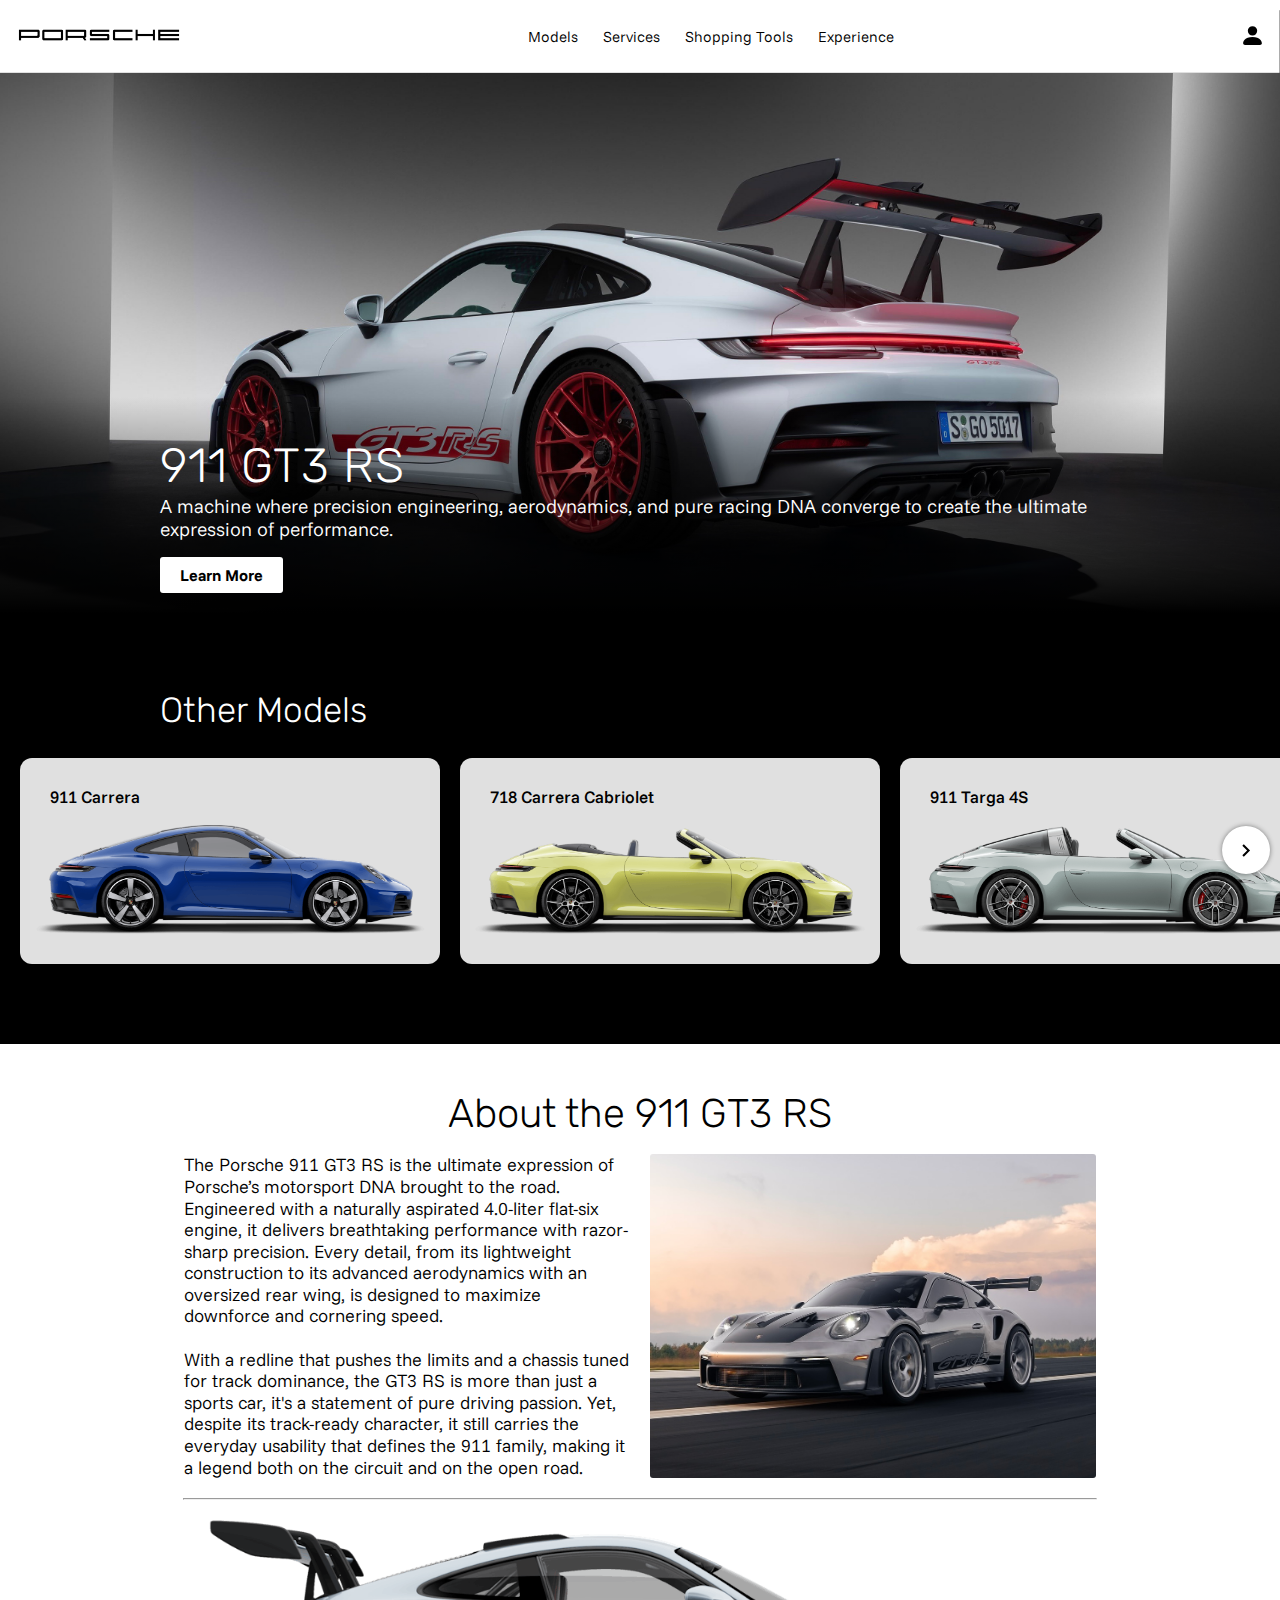
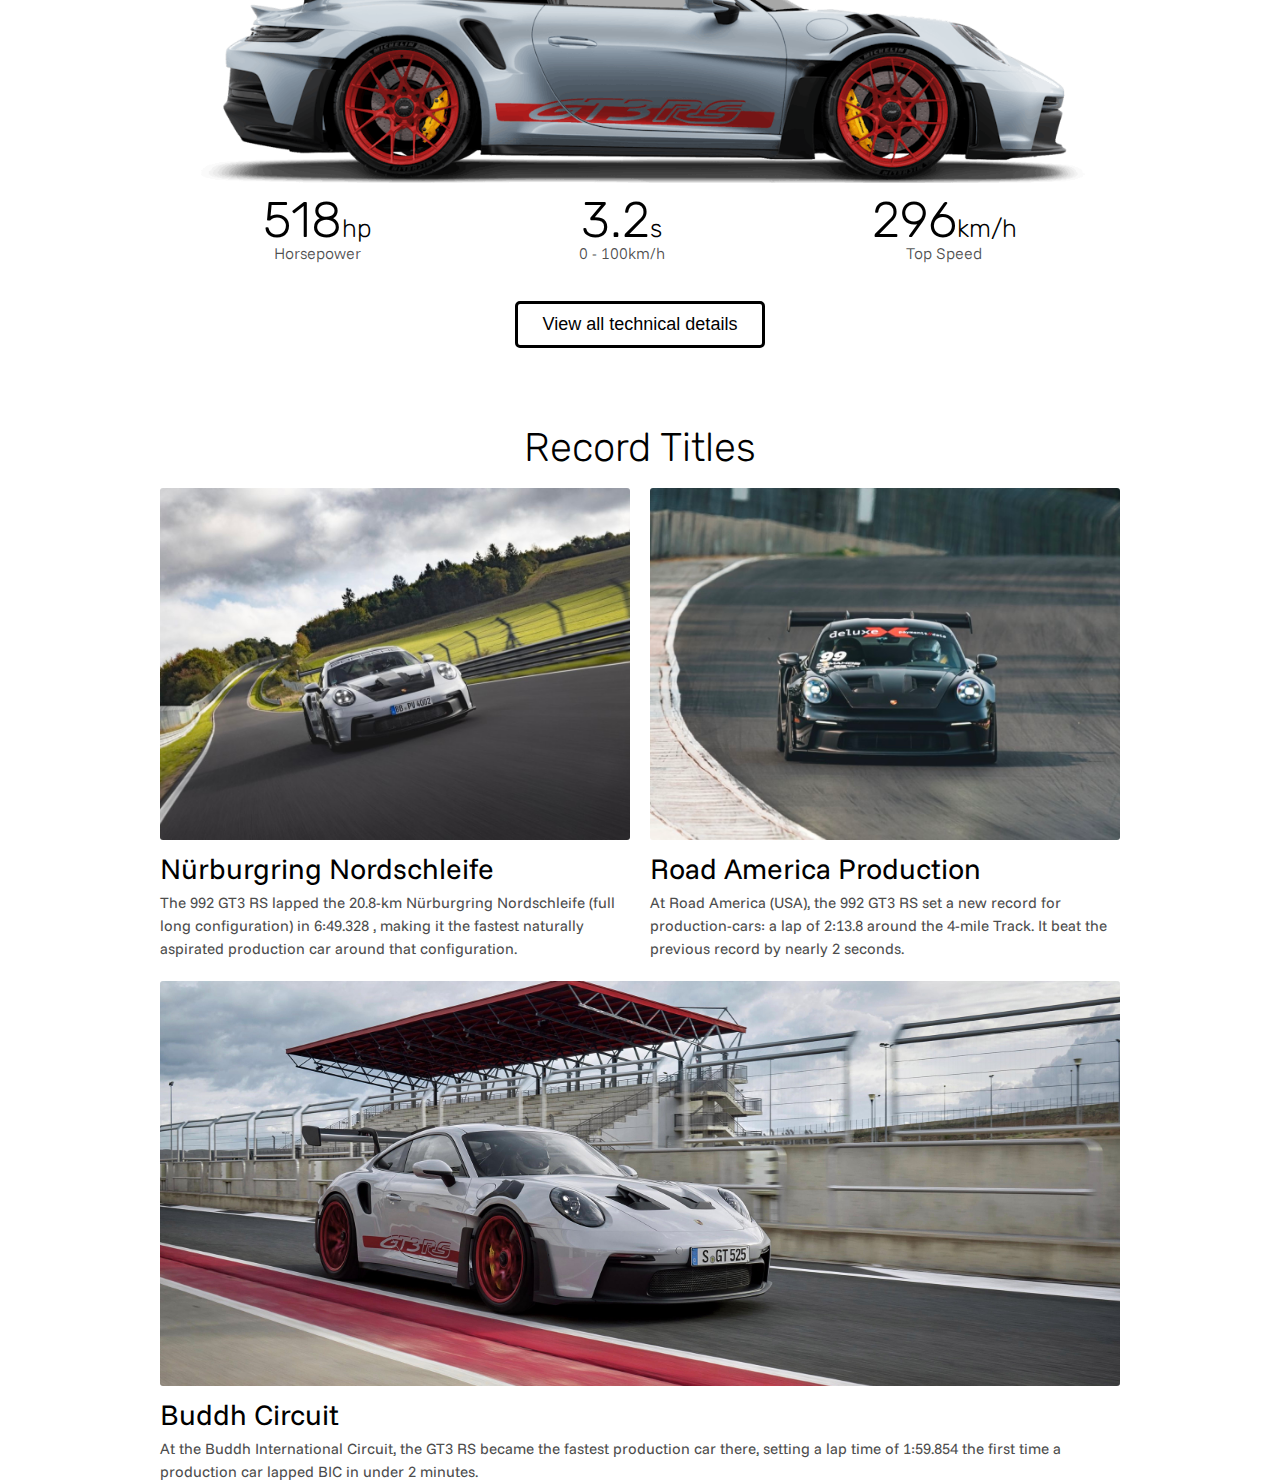
<file: library/porshe/index.html>
<!DOCTYPE html>
<html lang="en">
<head>
    <meta charset="UTF-8">
    <meta name="viewport" content="width=device-width, initial-scale=1.0">
    <title>Potsche &VerticalBar; 911 GT3 RS</title>
    <link rel="stylesheet" href="./styles.css">
    <link rel="shortcut icon" href="./images/favicon.WEBP" type="image/x-icon">
</head>
<body>
    
    <header>
        <div class="desk">
            <div class="logo-desk">
                <a href="index.html">
                    <img src="./images/logo-txt.PNG" alt="Porsche Wordmark">
                </a>
            </div>

            <nav class="nav-desk">
                <ul>
                    <li><a href="#">Models</a></li>
                    <li><a href="#">Services</a></li>
                    <li><a href="#">Shopping Tools</a></li>
                    <li><a href="#">Experience</a></li>
                </ul>
            </nav>


            <div class="profile-desk">
                <a href="./index.html">
                    <svg xmlns="http://www.w3.org/2000/svg" width="16" height="16" fill="currentColor" class="bi bi-person-fill" viewBox="0 0 16 16">
                        <path d="M3 14s-1 0-1-1 1-4 6-4 6 3 6 4-1 1-1 1zm5-6a3 3 0 1 0 0-6 3 3 0 0 0 0 6"/>
                    </svg>
                </a>
            </div>
        </div>

        <div class="mobile">

            <div class="logo-mob">
                <img src="./images/logo.WEBP" alt="Porsche logo">
            </div>

            <input type="checkbox" id="checkbox">
            <label for="checkbox">
                <svg xmlns="http://www.w3.org/2000/svg" height="24px" viewBox="0 -960 960 960" width="24px" fill="#e3e3e3"><path d="M120-240v-80h720v80H120Zm0-200v-80h720v80H120Zm0-200v-80h720v80H120Z"/></svg>
            </label>

            <div for="checkbox" class="menu-mob">
                <label class="close-btn">
                    <svg xmlns="http://www.w3.org/2000/svg" height="24px" viewBox="0 -960 960 960" width="24px" fill="#e3e3e3"><path d="m256-200-56-56 224-224-224-224 56-56 224 224 224-224 56 56-224 224 224 224-56 56-224-224-224 224Z"/></svg>
                </label>

                <nav class="nav-mob">
                    <ul>
                        <li> Models 
                            <svg xmlns="http://www.w3.org/2000/svg" height="24px" viewBox="0 -960 960 960" width="24px" fill="#e3e3e3"><path d="m321-80-71-71 329-329-329-329 71-71 400 400L321-80Z"/></svg>
                        </li>
                        <li>Services
                            <svg xmlns="http://www.w3.org/2000/svg" height="24px" viewBox="0 -960 960 960" width="24px" fill="#e3e3e3"><path d="m321-80-71-71 329-329-329-329 71-71 400 400L321-80Z"/></svg>
                        </li>
                        <li>Shopping Tools
                            <svg xmlns="http://www.w3.org/2000/svg" height="24px" viewBox="0 -960 960 960" width="24px" fill="#e3e3e3"><path d="m321-80-71-71 329-329-329-329 71-71 400 400L321-80Z"/></svg>
                        </li>
                        <li>Experience
                            <svg xmlns="http://www.w3.org/2000/svg" height="24px" viewBox="0 -960 960 960" width="24px" fill="#e3e3e3"><path d="m321-80-71-71 329-329-329-329 71-71 400 400L321-80Z"/></svg>
                        </li>
                    </ul>
                </nav>

                <div class="profile-mob">
                    <article>
                        Account
                        <svg xmlns="http://www.w3.org/2000/svg" height="24px" viewBox="0 -960 960 960" width="24px" fill="#e3e3e3"><path d="m321-80-71-71 329-329-329-329 71-71 400 400L321-80Z"/></svg> 
                    </article>
                </div>
            </div>
        </div>    

    </header>

    <section class="hero-background">
        <div class="hero-container">
            <div class="hero-txt">
                <h1>911 GT3 RS</h1>
                <p>A machine where precision engineering, aerodynamics, and pure racing DNA converge to create the ultimate expression of performance.</p>
                <a href="#">Learn More</a>
            </div>
        </div>
    </section>

    <section class="models-container">

        <div class="models-title">
            <h2>Other Models</h2>
        </div>
        
        <div id="modelsTrack" class="models-cards">

            <div class="card">
                <h3>911 Carrera</h3>
                <img src="./images/carrera.PNG" alt="Porsche 911 Carrera side view" loading="eager">
            </div>

            <div class="card">
                <h3>718 Carrera Cabriolet</h3>                
                <img src="./images/cabriolet.PNG" alt="Porsche 718 Carrera Cabriolet side view" loading="eager">
            </div>

            <div class="card">
                <h3>911 Targa 4S</h3>
                <img src="./images/targa.PNG" alt="Porsche 911 Targa 4S side view" loading="eager">
                
            </div>
            <div class="card">
                <h3>911 GT3</h3>
                <img src="./images/gt3.PNG" alt="Porsche 911 GT3 side view">
            </div>

            <div class="card">
                <h3>911 GT3 RS</h3>
                <img src="./images/gt3rs.PNG" alt="Porsche 911 GT3 RS side view">
            </div>

            <div class="card">
                <h3>911 Turbo S</h3>
                <img src="./images/turbos.PNG" alt="Porsche 911 Turbo S side view">  
            </div>

            <!-- NAV BUTTONS -->
        

        </div>

        <button id="modelsPrev" class="models-nav models-prev" aria-label="Scroll left" type="button">
            <svg xmlns="http://www.w3.org/2000/svg" height="24px" viewBox="0 -960 960 960" width="24px" fill="#e3e3e3"><path d="M560-240 320-480l240-240 56 56-184 184 184 184-56 56Z"/></svg>
        </button>

        <button id="modelsNext" class="models-nav models-next" aria-label="Scroll right" type="button">
            <svg xmlns="http://www.w3.org/2000/svg" height="24px" viewBox="0 -960 960 960" width="24px" fill="#e3e3e3"><path d="M504-480 320-664l56-56 240 240-240 240-56-56 184-184Z"/></svg>
        </button>


    </section>

    <main>
        <section class="about">
            <h2>About the 911 GT3 RS</h2>
            <div class="abt-top">
                
                <div class="abt-txt">
                    
                    <p>The Porsche 911 GT3 RS is the ultimate expression of Porsche’s motorsport DNA brought to the road. Engineered with a naturally aspirated 4.0-liter flat-six engine, it delivers breathtaking performance with razor-sharp precision. Every detail, from its lightweight construction to its advanced aerodynamics with an oversized rear wing, is designed to maximize downforce and cornering speed. <br><br>

                    With a redline that pushes the limits and a chassis tuned for track dominance, the GT3 RS is more than just a sports car, it's a statement of pure driving passion. Yet, despite its track-ready character, it still carries the everyday usability that defines the 911 family, making it a legend both on the circuit and on the open road.</p>
                </div>

                <div class="abt-img abt-desk-img">
                </div>

                <div class=" abt-mob-img ">
                    <img src="./images/hero-mob.jpeg" alt="">
                </div>
            </div>

            <hr>

            <div class="specs">
                
                <div class="specs-top">
                    <img src="./images/gt3rs.PNG" alt="">
                </div>

                <div class="specs-bottom">

                    <div class="col">
                        <h2>518<span>hp</span></h2>
                        <p>Horsepower</p>
                    </div>                

                    <div class="col">
                        <h2>3.2<span>s</span> </h2>
                        <p>0 - 100km/h</p>
                    </div>

                    <div class="col">
                        <h2>296<span>km/h</span></h2>
                        <p>Top Speed</p>
                    </div>

                </div>

                <button>View all technical details</button>

            </div>

        </section>

        <section class="records-slider">

            <h2>Record Titles</h2>
                       
            <div class="slider-wrapper">
        
                <div class="record-card">
                    <img src="./images/nurburgring-carousel-img.JPG" alt="Nürburgring" loading="lazy">
                    <h3>Nürburgring Nordschleife</h3>
                    <p>The 992 GT3 RS lapped the 20.8-km Nürburgring Nordschleife (full long configuration) in <span>6:49.328</span> , making it the fastest naturally aspirated production car around that configuration.</p>
                </div>
        
                <div class="record-card">
                    <img src="./images/road-america-carousel-img.JPG" alt="Road America" loading="lazy">
                    <h3>Road America Production</h3>
                    <p>At Road America (USA), the 992 GT3 RS set a new record for production-cars: a lap of <span>2:13.8</span> around the 4-mile Track. It beat the previous record by nearly 2 seconds.
                    </p>
                </div> 
        
                <div class="record-card full">
                    <img src="./images/buddah-desk.JPG" alt="Buddh Circuit" loading="lazy">
                    <h3>Buddh  Circuit</h3>
                    <p>At the Buddh International Circuit, the GT3 RS became the fastest production car there, setting a lap time of <span>1:59.854</span> the first time a production car lapped BIC in under 2 minutes. </p>
                </div>
        
            </div>
                
        </section>



        
    </main>

    <script src="./script.js"></script>
</body>
</html>
</file>
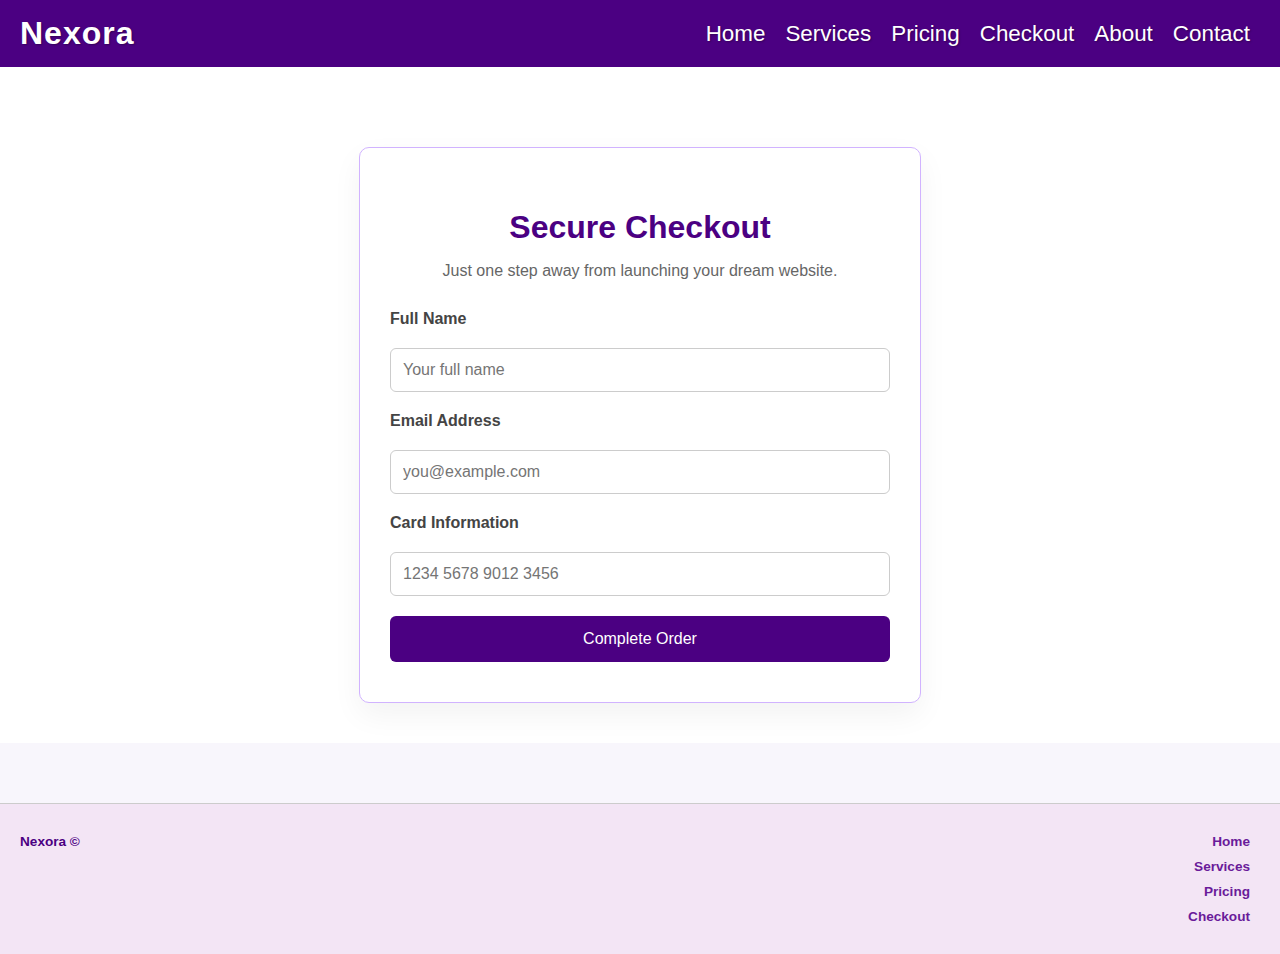
<file: NEXORA/checkout.html>
<!DOCTYPE html>
<html lang="en">
<head>
  <meta charset="UTF-8" />
  <meta name="viewport" content="width=device-width, initial-scale=1.0"/>
  <title>Checkout - Nexora</title>
  <link rel="stylesheet" href="styles.css" />
</head>
<body>

    <header class="main-header">
    <div class="logo">Nexora</div>

    <input type="checkbox" id="nav-toggle" class="nav-toggle" />
    <label for="nav-toggle" class="nav-icon">&#9776;</label>

    <nav class="main-nav">
      <a href="#">Home</a>
      <a href="./service.html">Services</a>
      <a href="pricing.html">Pricing</a>
      <a href="checkout.html">Checkout</a>
      <a href="#">About</a>
      <a href="#">Contact</a>
    </nav>
  </header>

  <main class="checkout-section">
    <div class="checkout-container">
      <h1>Secure Checkout</h1>
      <p>Just one step away from launching your dream website.</p>

      <form class="checkout-form">
        <label for="name">Full Name</label>
        <input type="text" id="name" name="name" placeholder="Your full name" required>

        <label for="email">Email Address</label>
        <input type="email" id="email" name="email" placeholder="you@example.com" required>

        <label for="card">Card Information</label>
        <input type="text" id="card" name="card" placeholder="1234 5678 9012 3456" required>

        <button type="submit">Complete Order</button>
      </form>
    </div>
  </main>

  <footer class="footer">
    <div class="footer-left">Nexora ©</div>
    <div class="footer-nav">
      <a href="index.html">Home</a>
      <a href="services.html">Services</a>
      <a href="pricing.html">Pricing</a>
      <a href="checkout.html">Checkout</a>
    </div>
  </footer>

</body>
</html>
</file>
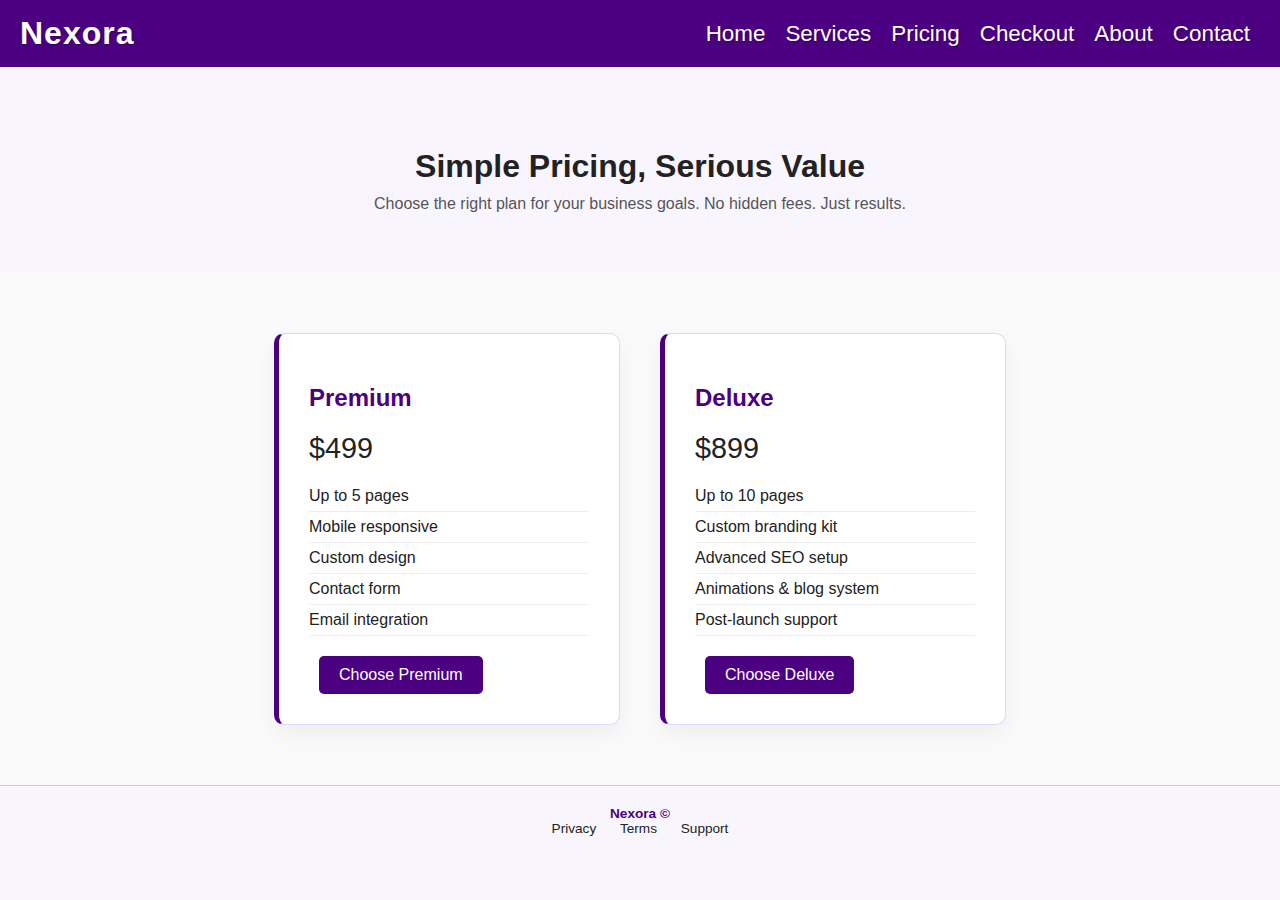
<file: NEXORA/pricing.html>
<!DOCTYPE html>
<html lang="en" class="light">
<head>
  <meta charset="UTF-8" />
  <meta name="viewport" content="width=device-width, initial-scale=1.0" />
  <title>Pricing – Nexora Studio</title>
  <link rel="stylesheet" href="./styles.css">
</head>
<body>
  <!-- Navbar -->
  <header class="main-header">
    <div class="logo">Nexora</div>
    <input type="checkbox" id="nav-toggle" class="nav-toggle" />
    <label for="nav-toggle" class="nav-icon">&#9776;</label>
    <nav class="main-nav">
      <a href="index.html">Home</a>
      <a href="services.html">Services</a>
      <a href="pricing.html">Pricing</a>
      <a href="checkout.html">Checkout</a>
      <a href="#">About</a>
      <a href="#">Contact</a>
    </nav>
  </header>

  <!-- Hero -->
  <section class="pricing-hero">
    <h1>Simple Pricing, Serious Value</h1>
    <p>Choose the right plan for your business goals. No hidden fees. Just results.</p>
  </section>

  <!-- Pricing Table -->
  <section class="pricing-table">
    <div class="pricing-option">
      <h2>Premium</h2>
      <p class="price">$499</p>
      <ul>
        <li>Up to 5 pages</li>
        <li>Mobile responsive</li>
        <li>Custom design</li>
        <li>Contact form</li>
        <li>Email integration</li>
      </ul>
      <a href="checkout.html" class="checkout-btn">Choose Premium</a>
    </div>

    <div class="pricing-option deluxe">
      <h2>Deluxe</h2>
      <p class="price">$899</p>
      <ul>
        <li>Up to 10 pages</li>
        <li>Custom branding kit</li>
        <li>Advanced SEO setup</li>
        <li>Animations & blog system</li>
        <li>Post-launch support</li>
      </ul>
      <a href="checkout.html" class="checkout-btn">Choose Deluxe</a>
    </div>
  </section>

  <!-- Footer -->
  <footer class="custom-footer">
    <div class="footer-left">Nexora ©</div>
    <div class="footer-right">
      <nav class="footer-subnav">
        <a href="#">Privacy</a>
        <a href="#">Terms</a>
        <a href="#">Support</a>
      </nav>
    </div>
  </footer>
</body>
</html>
</file>
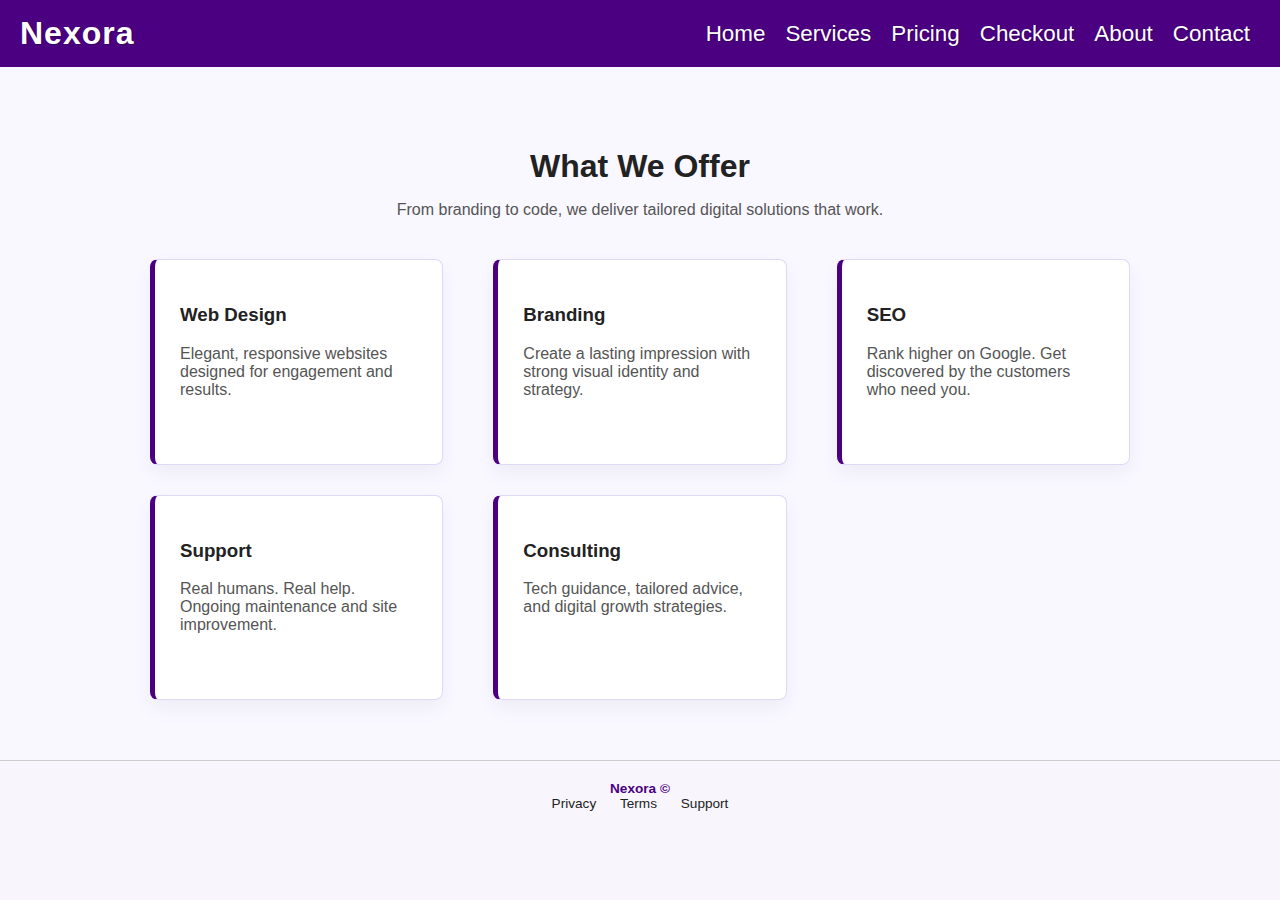
<file: NEXORA/service.html>
<!DOCTYPE html>
<html lang="en" class="light">
<head>
  <meta charset="UTF-8" />
  <meta name="viewport" content="width=device-width, initial-scale=1.0" />
  <title>Services – Nexora Studio</title>
  <link rel="stylesheet" href="./styles.css">
</head>
<body>
  <!-- Navbar -->
  <header class="main-header">
    <div class="logo">Nexora</div>
    <input type="checkbox" id="nav-toggle" class="nav-toggle" />
    <label for="nav-toggle" class="nav-icon">&#9776;</label>
    <nav class="main-nav">
      <a href="index.html">Home</a>
      <a href="services.html">Services</a>
      <a href="pricing.html">Pricing</a>
      <a href="checkout.html">Checkout</a>
      <a href="#">About</a>
      <a href="#">Contact</a>
    </nav>
  </header>

  <!-- Services Section -->
  <section class="services">
    <h1>What We Offer</h1>
    <p>From branding to code, we deliver tailored digital solutions that work.</p>

    <div class="services-grid">
      <a href="service-web.html" class="service-box">
        <h3>Web Design</h3>
        <p>Elegant, responsive websites designed for engagement and results.</p>
      </a>
      <a href="service-branding.html" class="service-box">
        <h3>Branding</h3>
        <p>Create a lasting impression with strong visual identity and strategy.</p>
      </a>
      <a href="service-seo.html" class="service-box">
        <h3>SEO</h3>
        <p>Rank higher on Google. Get discovered by the customers who need you.</p>
      </a>
      <a href="service-support.html" class="service-box">
        <h3>Support</h3>
        <p>Real humans. Real help. Ongoing maintenance and site improvement.</p>
      </a>
      <a href="service-consulting.html" class="service-box">
        <h3>Consulting</h3>
        <p>Tech guidance, tailored advice, and digital growth strategies.</p>
      </a>
    </div>
  </section>

  <!-- Footer -->
  <footer class="custom-footer">
    <div class="footer-left">Nexora ©</div>
    <div class="footer-right">
      <nav class="footer-subnav">
        <a href="#">Privacy</a>
        <a href="#">Terms</a>
        <a href="#">Support</a>
      </nav>
    </div>
  </footer>
</body>
</html>
</file>
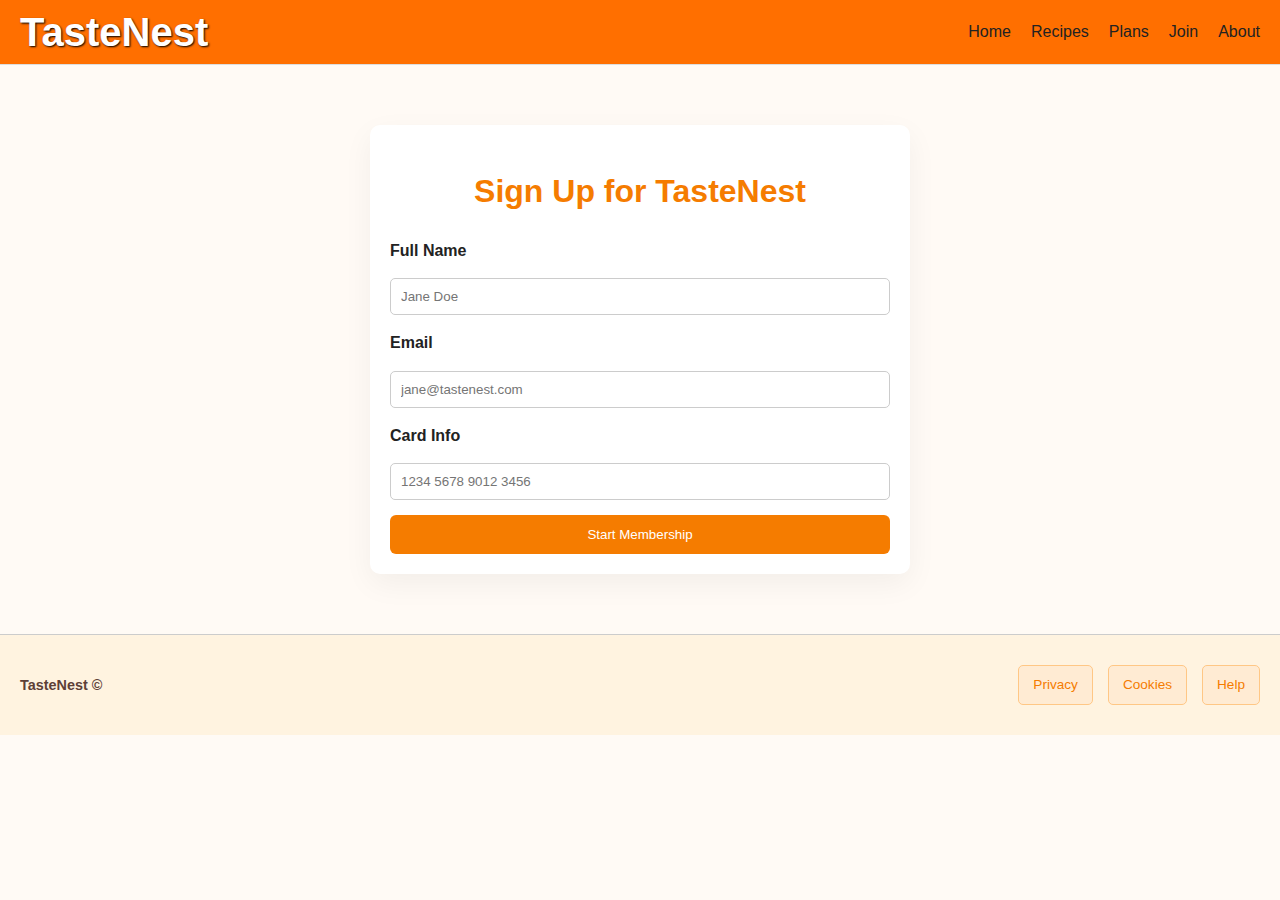
<file: tastenest_site/checkout.html>
<!DOCTYPE html>
<html lang="en">
<head>
  <meta charset="UTF-8" />
  <meta name="viewport" content="width=device-width, initial-scale=1.0" />
  <title>Join – TasteNest</title>
  <link rel="stylesheet" href="style.css">
</head>
<body>
  <header class="main-header">
    <div class="logo">TasteNest</div>
    <input type="checkbox" id="nav-toggle" class="nav-toggle" />
    <label for="nav-toggle" class="nav-icon">&#9776;</label>
    <nav class="main-nav">
      <a href="index.html">Home</a>
      <a href="services.html">Recipes</a>
      <a href="pricing.html">Plans</a>
      <a href="checkout.html">Join</a>
      <a href="#">About</a>
    </nav>
  </header>

  <section class="checkout-form">
    <h1>Sign Up for TasteNest</h1>
    <form>
      <label for="name">Full Name</label>
      <input type="text" id="name" placeholder="Jane Doe" required>
      <label for="email">Email</label>
      <input type="email" id="email" placeholder="jane@tastenest.com" required>
      <label for="card">Card Info</label>
      <input type="text" id="card" placeholder="1234 5678 9012 3456" required>
      <button type="submit">Start Membership</button>
    </form>
  </section>

  <footer class="custom-footer">
    <div class="footer-left">TasteNest ©</div>
    <div class="footer-right">
      <nav class="footer-subnav">
        <a href="#">Privacy</a>
        <a href="#">Cookies</a>
        <a href="#">Help</a>
      </nav>
    </div>
  </footer>
</body>
</html>
</file>
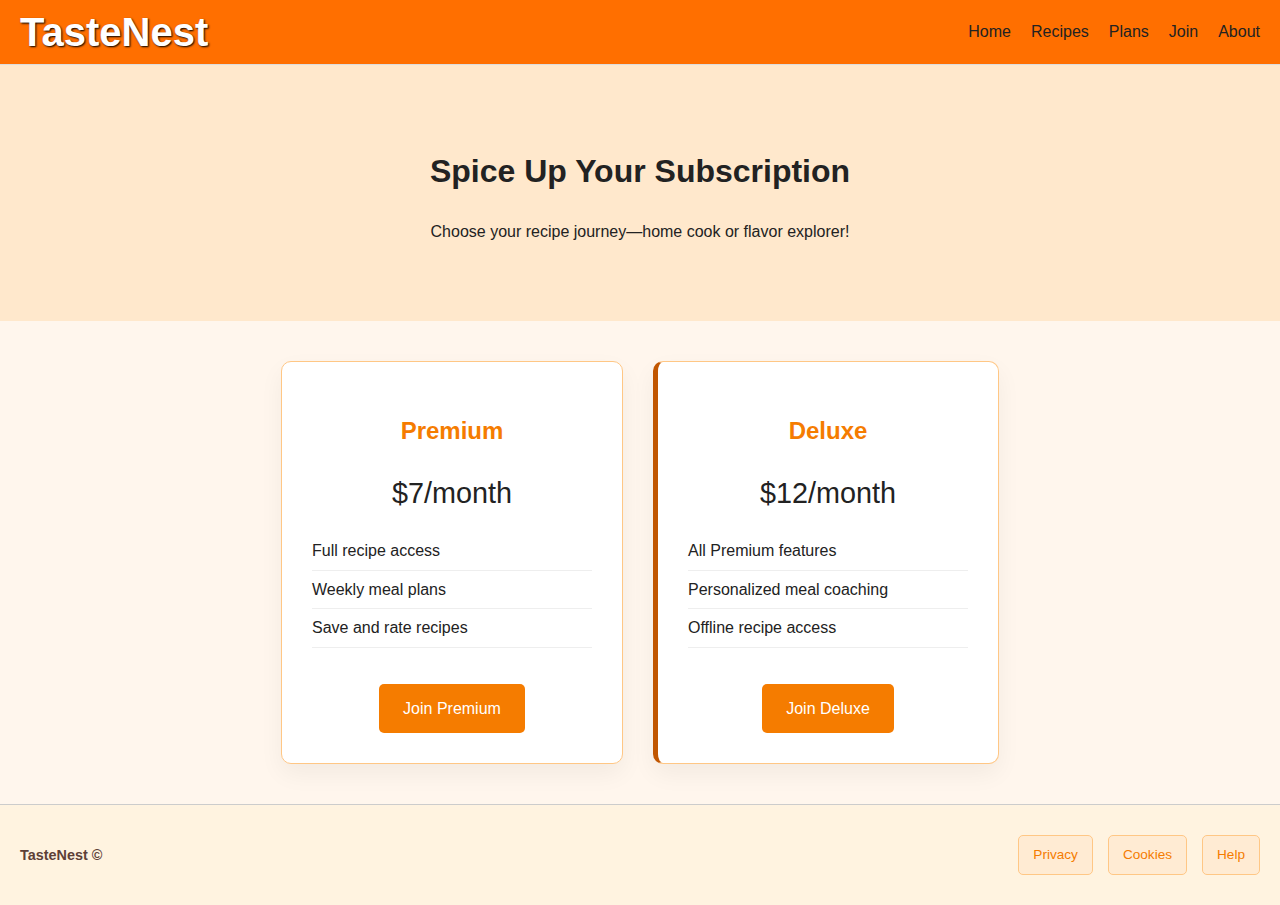
<file: tastenest_site/pricing.html>
<!DOCTYPE html>
<html lang="en">
<head>
  <meta charset="UTF-8" />
  <meta name="viewport" content="width=device-width, initial-scale=1.0" />
  <title>Plans – TasteNest</title>
  <link rel="stylesheet" href="style.css">
</head>
<body>
  <header class="main-header">
    <div class="logo">TasteNest</div>
    <input type="checkbox" id="nav-toggle" class="nav-toggle" />
    <label for="nav-toggle" class="nav-icon">&#9776;</label>
    <nav class="main-nav">
      <a href="index.html">Home</a>
      <a href="services.html">Recipes</a>
      <a href="pricing.html">Plans</a>
      <a href="checkout.html">Join</a>
      <a href="#">About</a>
    </nav>
  </header>

  <section class="pricing-hero">
    <h1>Spice Up Your Subscription</h1>
    <p>Choose your recipe journey—home cook or flavor explorer!</p>
  </section>

  <section class="pricing-table">
    <div class="pricing-option">
      <h2>Premium</h2>
      <p class="price">$7/month</p>
      <ul>
        <li>Full recipe access</li>
        <li>Weekly meal plans</li>
        <li>Save and rate recipes</li>
      </ul>
      <a href="checkout.html" class="checkout-btn">Join Premium</a>
    </div>
    <div class="pricing-option deluxe">
      <h2>Deluxe</h2>
      <p class="price">$12/month</p>
      <ul>
        <li>All Premium features</li>
        <li>Personalized meal coaching</li>
        <li>Offline recipe access</li>
      </ul>
      <a href="checkout.html" class="checkout-btn">Join Deluxe</a>
    </div>
  </section>

  <footer class="custom-footer">
    <div class="footer-left">TasteNest ©</div>
    <div class="footer-right">
      <nav class="footer-subnav">
        <a href="#">Privacy</a>
        <a href="#">Cookies</a>
        <a href="#">Help</a>
      </nav>
    </div>
  </footer>
</body>
</html>
</file>
<file: LumiWear/style.css>
.photo-frame {
  background: #fceee0; /* light background inside the frame */
  padding: 3px;
  border: 3px solid #8B5E3C; /* dark brown frame border */
  border-radius: 12px;
  box-shadow: 0 8px 20px rgba(0,0,0,0.1);
}


.album img {
    width: 170px;
    height: auto;
    
}

.album, .card {
    align-items: center;
}

.hero {
  height: 500px;
}
</file>
<file: NEXORA/styles.css>
/* =============================
=============HOME PAGE======
===================== */




:root {
  --bg: #ffffff;
  --text: #111;
  --accent: #6a0dad; /* violet-blue */
  --hero-bg: #f9f7ff;
  --testimonial-bg: #fff6f6;
  --brands-bg: #f4faff;
}

html.dark {
  --bg: #111;
  --text: #fff;
  --accent: #c084fc;
  --hero-bg: #1a1a1a;
  --testimonial-bg: #222;
  --brands-bg: #151515;
}

body {
  margin: 0;
  font-family: sans-serif;
  background: var(--bg);
  color: var(--text);
  transition: background 0.3s ease, color 0.3s ease;
}

a {
  text-decoration: none;
  color: var(--text);
  margin: 0 10px;
}

header.main-header {
  display: flex;
  justify-content: space-between;
  align-items: center;
  padding: 15px 20px;
  background: var(--accent);
  color: white;
}

.logo {
  font-weight: bold;
  font-size: 1.5rem;
}

.nav-icon {
  display: none;
  font-size: 1.5rem;
  cursor: pointer;
  color: white;
}

.nav-toggle {
  display: none;
}

.main-nav {
  display: flex;
}

.main-nav a {
  color: white;
}
.main-nav a:hover {
  color: #ffd700;
  transition: 0.3s;
}

/* Hero */
.hero {
  display: flex;
  flex-wrap: wrap;
  padding: 40px 20px;
  align-items: center;
  justify-content: center;
  background-color: var(--hero-bg);
}

.hero-text {
  flex: 1 1 300px;
  max-width: 500px;
  padding: 20px;
}

.hero-image-aside {
  flex: 1 1 300px;
  text-align: center;
  padding: 20px;
}

.hero-image-aside img {
  width: 100%;
  max-width: 400px;
  box-shadow: 0 10px 30px rgba(0,0,0,0.2);
  border-radius: 10px;
}

aside {
  margin-top: 15px;
  font-style: italic;
  font-size: 0.9rem;
}

/* Testimonials */
.testimonials {
  background-color: var(--testimonial-bg);
  padding: 40px 20px;
  text-align: center;
}

.testimonial-grid {
  display: flex;
  flex-wrap: wrap;
  gap: 20px;
  justify-content: center;
  margin-top: 20px;
}

.testimonial {
  max-width: 300px;
  background: white;
  padding: 20px;
  border-left: 5px solid var(--accent);
  box-shadow: 0 5px 15px rgba(0,0,0,0.1);
  border-radius: 5px;
  text-align: left;
  transition: transform 0.3s;
}

.testimonial:hover {
  transform: translateY(-5px);
}

/* Brands */
.brands {
  padding: 40px 20px;
  text-align: center;
  background-color: var(--brands-bg);
}

.brand-logos {
  display: flex;
  justify-content: center;
  flex-wrap: wrap;
  gap: 30px;
  margin-top: 20px;
}

.brand-logos img {
  filter: grayscale(1);
  transition: 0.3s ease;
}
.brand-logos img:hover {
  filter: none;
  transform: scale(1.1);
}

/* Footer */
footer {
  padding: 20px;
  text-align: center;
  font-size: 0.85rem;
  background: var(--bg);
  border-top: 1px solid #ccc;
}

.easter-egg {
  opacity: 0.5;
  transition: opacity 0.3s;
}
.easter-egg:hover {
  opacity: 1;
}

/* Mobile Styles */
@media (max-width: 768px) {
  .main-nav {
    position: absolute;
    top: 60px;
    left: 0;
    right: 0;
    background: var(--accent);
    flex-direction: column;
    display: none;
    padding: 20px 0;
  }

  .nav-toggle:checked + .nav-icon + .main-nav {
    display: flex;
  }

  .nav-icon {
    display: block;
  }
}


/* =============================
=============SERICE PAGE======
===================== */


.services {
  background: #f9f7ff;
  padding: 60px 20px;
  text-align: center;
}

.services h1 {
  font-size: 2rem;
  margin-bottom: 10px;
}

.services p {
  color: #555;
  margin-bottom: 40px;
}

.services-grid {
  display: grid;
  grid-template-columns: repeat(auto-fit, minmax(250px, 1fr));
  gap: 30px;
  max-width: 1000px;
  margin: auto;
}

.service-box {
  background: #fff;
  border: 1px solid #e1d8f7;
  border-left: 5px solid var(--accent);
  border-radius: 8px;
  padding: 25px;
  box-shadow: 0 8px 20px rgba(0, 0, 0, 0.05);
  transition: transform 0.3s, box-shadow 0.3s;
  text-align: left;
  text-decoration: none;
  color: var(--text);
}

.service-box:hover {
  transform: translateY(-5px);
  box-shadow: 0 10px 30px rgba(0, 0, 0, 0.08);
}






/* =============================
=============PRICING PAGE======
===================== */


.pricing-hero {
  background-color: #f9f5ff;
  padding: 60px 20px;
  text-align: center;
}

.pricing-hero h1 {
  font-size: 2rem;
  margin-bottom: 10px;
}

.pricing-hero p {
  color: #555;
  max-width: 600px;
  margin: 0 auto;
}

.pricing-table {
  display: flex;
  flex-wrap: wrap;
  justify-content: center;
  gap: 40px;
  padding: 60px 20px;
  background: #fafafa;
}

.pricing-option {
  background: white;
  border: 1px solid #e2d7f8;
  border-left: 5px solid var(--accent);
  padding: 30px;
  width: 280px;
  border-radius: 10px;
  text-align: left;
  box-shadow: 0 10px 25px rgba(0,0,0,0.05);
  transition: transform 0.3s ease;
}

.pricing-option:hover {
  transform: translateY(-5px);
}

.pricing-option h2 {
  color: var(--accent);
}

.pricing-option .price {
  font-size: 1.8rem;
  margin: 15px 0;
}

.pricing-option ul {
  list-style: none;
  padding-left: 0;
  margin-bottom: 20px;
}

.pricing-option ul li {
  padding: 6px 0;
  border-bottom: 1px solid #eee;
}

.deluxe {
  border-left: 5px solid #4b0082;
}

.checkout-btn {
  display: inline-block;
  padding: 10px 20px;
  background: var(--accent);
  color: white;
  border-radius: 5px;
  text-decoration: none;
}

.checkout-btn:hover {
  background: #4b0082;
}




:root {
  --accent: #4B0082;
  --bg: #f8f6fc;
  --light: #ede7f6;
  --text: #222;
  --footer-bg: #f3e5f5;
  --footer-link: #6a1b9a;
}

body {
  margin: 0;
  font-family: 'Segoe UI', sans-serif;
  background: var(--bg);
  color: var(--text);
}

/* HEADER */
.main-header {
  background-color: var(--accent);
  color: white;
  padding: 15px 20px;
  display: flex;
  align-items: center;
  justify-content: space-between;
  text-shadow: 1px 1px 2px rgba(0,0,0,0.3);
  font-size: 1.4rem;
}

.logo {
  font-weight: bold;
  font-size: 2rem;
  letter-spacing: 1px;
  color: white;
}

/* STICKY SUB-NAV */
.sub-nav {
  position: sticky;
  top: 0;
  background: rgba(255, 255, 255, 0.4);
  backdrop-filter: blur(20px);
  -webkit-backdrop-filter: blur(20px);
  display: flex;
  justify-content: space-between;
  align-items: center;
  padding: 12px 20px;
  z-index: 1000;
  border-bottom: 1px solid #ddd;
}

.sub-nav .sub-left {
  font-weight: bold;
  color: var(--accent);
}

.sub-nav .sub-icons {
  display: flex;
  gap: 20px;
}

.sub-nav .sub-icons a {
  color: var(--text);
  text-decoration: none;
  font-size: 1.2rem;
}

.sub-nav .sub-icons a:hover {
  color: var(--accent);
}

/* CHECKOUT PAGE */
.checkout-section {
  background: #ffffff;
  padding: 80px 20px 40px;
}

.checkout-container {
  max-width: 500px;
  margin: auto;
  background: white;
  border-radius: 10px;
  padding: 40px 30px;
  box-shadow: 0 12px 30px rgba(0, 0, 0, 0.05);
  border: 1px solid #d1b3ff;
}

.checkout-container h1 {
  font-size: 2rem;
  color: var(--accent);
  margin-bottom: 10px;
  text-align: center;
}

.checkout-container p {
  font-size: 1rem;
  text-align: center;
  margin-bottom: 30px;
  color: #666;
}

.checkout-form {
  display: flex;
  flex-direction: column;
  gap: 20px;
}

.checkout-form label {
  font-weight: bold;
  color: #444;
}

.checkout-form input {
  padding: 12px;
  border-radius: 6px;
  border: 1px solid #ccc;
  font-size: 1rem;
}

.checkout-form button {
  background: var(--accent);
  color: white;
  font-size: 1rem;
  border: none;
  padding: 14px;
  border-radius: 6px;
  cursor: pointer;
  transition: background 0.3s;
}

.checkout-form button:hover {
  background: #370062;
}

/* FOOTER */
.footer {
  margin-top: 60px;
  padding: 30px 20px;
  background: var(--footer-bg);
  border-top: 1px solid #ccc;
  display: flex;
  justify-content: space-between;
  align-items: flex-start;
  flex-wrap: wrap;
}

.footer-left {
  font-weight: bold;
  color: #4B0082;
}

.footer-nav {
  display: flex;
  flex-direction: column;
  gap: 10px;
  text-align: right;
}

.footer-nav a {
  color: var(--footer-link);
  text-decoration: none;
  font-weight: 600;
}

.footer-nav a:hover {
  text-decoration: underline;
}

/* MOBILE */
@media (max-width: 768px) {
  .footer {
    flex-direction: column;
    align-items: flex-start;
    gap: 20px;
  }

  .sub-nav {
    flex-direction: column;
    gap: 10px;
    align-items: flex-start;
  }

  .checkout-container {
    padding: 30px 20px;
  }
}
</file>
<file: tastenest_site/style.css>
:root {
  --accent: #f57c00;
  --text: #222;
  --bg: #fffaf5;
  --light: #fff3e0;
}

body {
  margin: 0;
  font-family: 'Segoe UI', sans-serif;
  background: var(--bg);
  color: var(--text);
  line-height: 1.6;
}

/* Navigation */
.main-header {
  background: var(--light);
  padding: 20px;
  display: flex;
  justify-content: space-between;
  align-items: center;
  border-bottom: 1px solid #ddd;
  position: relative;
}

.logo {
  font-size: 1.5rem;
  font-weight: bold;
  color: var(--accent);
}

.main-nav {
  display: flex;
  gap: 20px;
}

.main-nav a {
  text-decoration: none;
  color: var(--text);
  font-weight: 500;
}

.main-nav a:hover {
  color: var(--accent);
}

.nav-toggle {
  display: none;
}

.nav-icon {
  display: none;
  font-size: 1.8rem;
  cursor: pointer;
}

/* Hero Section */
.hero {
  position: relative;
  height: 500px;
  background: url('images/food-hero.jpg') no-repeat center center/cover;
  display: flex;
  align-items: center;
  justify-content: center;
  color: white;
  text-align: center;
  overflow: hidden;
}

.hero .overlay {
  position: absolute;
  inset: 0;
  background: linear-gradient(to bottom, rgba(0,0,0,0.2) 0%, rgba(0,0,0,0.5) 100%);
  z-index: 1;
}

.hero-text {
  position: relative;
  z-index: 2;
  padding: 20px;
  max-width: 700px;
}

.hero-text h1 {
  font-size: 3rem;
  margin-bottom: 1rem;
  text-shadow: 0 2px 6px rgba(0,0,0,0.6);
}

.hero-text p {
  font-size: 1.2rem;
  text-shadow: 0 1px 4px rgba(0,0,0,0.5);
}



/* Features */
.features {
  padding: 60px 20px;
  background: #fff6ed;
  text-align: center;
}

.feature-grid {
  display: flex;
  flex-wrap: wrap;
  gap: 30px;
  justify-content: center;
  margin-top: 40px;
}

.feature {
  background: white;
  border-left: 4px solid var(--accent);
  padding: 20px;
  max-width: 280px;
  box-shadow: 0 5px 15px rgba(0,0,0,0.05);
  border-radius: 5px;
}

/* Testimonials */
.testimonials {
  padding: 60px 20px;
  background: #fff;
  text-align: center;
}

.testimonials blockquote {
  font-style: italic;
  background: #fff2e6;
  border-left: 5px solid var(--accent);
  margin: 20px auto;
  padding: 20px;
  max-width: 600px;
}

/* Services */
.services {
  padding: 60px 20px;
  background: #fff;
  text-align: center;
}

.services-grid {
  display: grid;
  grid-template-columns: repeat(auto-fit, minmax(260px, 1fr));
  gap: 30px;
  margin-top: 30px;
}

.service-box {
  background: white;
  border: 1px solid #ffd5b0;
  padding: 20px;
  border-radius: 8px;
  box-shadow: 0 8px 20px rgba(0, 0, 0, 0.04);
  transition: transform 0.3s ease;
}

.service-box:hover {
  transform: translateY(-4px);
}

/* Pricing */
.pricing-hero {
  text-align: center;
  padding: 60px 20px;
  background: #ffe8cc;
}

.pricing-table {
  display: flex;
  flex-wrap: wrap;
  gap: 30px;
  justify-content: center;
  padding: 40px 20px;
  background: #fff6ed;
}

.pricing-option {
  background: white;
  border: 1px solid #ffc785;
  padding: 30px;
  width: 280px;
  border-radius: 10px;
  text-align: center;
  box-shadow: 0 10px 25px rgba(0,0,0,0.05);
}

.pricing-option h2 {
  color: var(--accent);
}

.pricing-option .price {
  font-size: 1.8rem;
  margin: 15px 0;
}

.pricing-option ul {
  list-style: none;
  padding: 0;
  text-align: left;
}

.pricing-option ul li {
  padding: 6px 0;
  border-bottom: 1px solid #eee;
}

.deluxe {
  border-left: 5px solid #c15600;
}

.checkout-btn {
  display: inline-block;
  margin-top: 20px;
  padding: 12px 24px;
  background: var(--accent);
  color: white;
  border-radius: 5px;
  text-decoration: none;
  transition: 0.3s ease;
}

.checkout-btn:hover {
  background: #c15600;
}

/* Checkout */
.checkout-form {
  max-width: 500px;
  margin: 60px auto;
  padding: 20px;
  background: #fff;
  border-radius: 10px;
  box-shadow: 0 10px 30px rgba(0, 0, 0, 0.05);
}

.checkout-form h1 {
  text-align: center;
  margin-bottom: 20px;
  color: var(--accent);
}

.checkout-form form {
  display: flex;
  flex-direction: column;
  gap: 15px;
}

.checkout-form label {
  font-weight: bold;
}

.checkout-form input {
  padding: 10px;
  border: 1px solid #ccc;
  border-radius: 5px;
}

.checkout-form button {
  background: var(--accent);
  color: white;
  padding: 12px;
  border: none;
  border-radius: 6px;
  cursor: pointer;
}

.checkout-form button:hover {
  background: #c15600;
}

/* Footer */
.custom-footer {
  display: flex;
  justify-content: space-between;
  align-items: center;
  padding: 30px 20px;
  background: var(--light);
  border-top: 1px solid #ccc;
  flex-wrap: wrap;
}

.footer-left {
  font-size: 0.9rem;
  color: var(--text);
}

.footer-subnav {
  display: flex;
  gap: 15px;
}

.footer-subnav a {
  padding: 8px 14px;
  background: #ffebd3;
  color: var(--accent);
  border-radius: 5px;
  font-size: 0.85rem;
  text-decoration: none;
  border: 1px solid #ffc785;
}

.footer-subnav a:hover {
  background: #ffd5b0;
}

/* Mobile Navigation */
@media (max-width: 768px) {
  .main-nav {
    display: none;
    flex-direction: column;
    background: var(--light);
    position: absolute;
    top: 70px;
    left: 0;
    right: 0;
    text-align: center;
    padding: 20px;
    border-top: 1px solid #ccc;
  }

  .nav-toggle:checked ~ .main-nav {
    display: flex;
  }

  .nav-icon {
    display: block;
  }
}


.main-header {
  padding: 0 20px;
  background-color: #ff6f00;
  text-align: center;
}

.logo {
  color: white;
  font-size: 2.5rem;
  font-weight: bold;
  text-shadow: 1px 1px 2px black;
}

.services {
  padding: 50px 20px;
  background: linear-gradient(135deg, #ffe0b2, #ffccbc);
}

.services h2 {
  font-size: 2rem;
  margin-bottom: 40px;
  color: #4e342e;
  background: rgba(255, 255, 255, 0.5);
  display: inline-block;
  padding: 10px 20px;
  border-radius: 8px;
}

.category-grid {
  display: grid;
  grid-template-columns: repeat(auto-fit, minmax(240px, 1fr));
  gap: 20px;
  max-width: 1100px;
  margin: 0 auto;
}

.category-box {
  height: 180px;
  position: relative;
  background-size: cover;
  background-position: center;
  border-radius: 12px;
  box-shadow: 0 10px 25px rgba(0,0,0,0.2);
  overflow: hidden;
  text-decoration: none;
  transition: transform 0.3s ease, box-shadow 0.3s ease;
  border: 3px solid #fff3e0;
}

.category-box:hover {
  transform: translateY(-5px);
  box-shadow: 0 16px 30px rgba(0,0,0,0.3);
}

.category-title {
  position: absolute;
  bottom: 0;
  width: 100%;
  padding: 15px;
  background: rgba(0, 0, 0, 0.5);
  color: #fff;
  font-size: 1.2rem;
  font-weight: bold;
  text-align: center;
}

/* Footer */
.footer {
  display: flex;
  justify-content: space-between;
  align-items: flex-start;
  padding: 30px 20px;
  background: #fbe9e7;
  border-top: 1px solid #ccc;
  flex-wrap: wrap;
}

.footer-left {
  font-weight: bold;
  color: #5d4037;
}

.footer-nav {
  display: flex;
  flex-direction: column;
  gap: 10px;
  text-align: right;
}

.footer-nav a {
  color: #7b1fa2;
  text-decoration: none;
  font-weight: 600;
}

.footer-nav a:hover {
  text-decoration: underline;
}



/* ================================================================================================================================================================================================================================ */


/* === CATEGORY ACCORDION STYLES === */
.category-accordion {
  max-width: 980px;
  min-width: 380px;
  margin: 40px auto;
  padding: 20px;
  box-sizing: border-box;
  height: auto;          /* <- allow natural growth */
  overflow: visible;     /* <- this is critical */
}

/* Each category box (Breakfast, Desserts, etc.) */



/* Hide all toggling checkboxes */
.category-box input[type="checkbox"],
.recipe-item input[type="checkbox"] {
  display: none;
}

/* The clickable category label */
.category-label {
  display: block;
  background: #ffe0b2;
  color: #4e342e;
  padding: 15px 20px;
  font-size: 1.2rem;
  font-weight: bold;
  cursor: pointer;
  border-bottom: 1px solid #e0a96d;
  transition: background 0.3s ease;
}

.category-label:hover {
  background: #ffd54f;
}

/* Show category contents when checked */
.category-box input:checked ~ .recipes-list {
  max-height: 2000px;
  padding: 15px 20px;
}

.recipes-list {
  max-height: 0;
  overflow: hidden;
  transition: all 0.4s ease;
  padding: 0 20px;
}

/* === INDIVIDUAL RECIPE STYLES === */
.recipe-item {
  margin-bottom: 15px;
}

/* Clickable recipe title */
.recipe-label {
  display: block;
  background: #f3e5f5;
  color: #4a148c;
  padding: 12px 15px;
  font-weight: 600;
  border-radius: 6px;
  cursor: pointer;
  transition: background 0.3s;
  margin-bottom: 5px;
}

.recipe-label:hover {
  background: #e1bee7;
}

/* Expand recipe instructions when checked */
.recipe-item input:checked ~ .recipe-content {
  display: block;
}

.recipe-content {
  display: none;
  background: #f1f8e9;
  border-left: 3px solid #81c784;
  border-radius: 0 0 6px 6px;
  padding: 0 15px;
  margin-top: 10px;
}



.rec {
  height: auto !important;
  overflow: visible !important;
}
</file>
<file: Technex/style.css>
fade-in-right {
  opacity: 0;
  transform: translateX(-40px);
  transition: opacity 1.5s ease-out, transform 1.5s ease-out;
}

.fade-in-right.show {
  opacity: 1;
  transform: translateX(0);
}

.hover-scale:hover {
  transform: scale(1.05);
  transition: transform 0.3s ease-in-out;
}
</file>
<file: vitaclinic_site/style.css>
:root {
  --accent: #43b77a;
  --text: #222;
  --bg: #fdfdfc;
  --light: #f5fff9;
}

body {
  margin: 0;
  font-family: 'Segoe UI', sans-serif;
  background: var(--bg);
  color: var(--text);
  line-height: 1.6;
}

/* Navigation */
.main-header {
  background: var(--light);
  padding: 20px;
  display: flex;
  justify-content: space-between;
  align-items: center;
  border-bottom: 1px solid #ddd;
  position: relative;
}

.logo {
  font-size: 1.5rem;
  font-weight: bold;
  color: var(--accent);
}

.main-nav {
  display: flex;
  gap: 20px;
}

.main-nav a {
  text-decoration: none;
  color: var(--text);
  font-weight: 500;
}

.main-nav a:hover {
  color: var(--accent);
}

.nav-toggle {
  display: none;
}

.nav-icon {
  display: none;
  font-size: 1.8rem;
  cursor: pointer;
}

/* Hero Section */
.hero {
  display: flex;
  flex-wrap: wrap;
  align-items: center;
  padding: 60px 20px;
  background: #e9fdf3;
  gap: 30px;
}

.hero-text {
  flex: 1;
  min-width: 280px;
}

.hero-text h1 {
  font-size: 2.2rem;
  color: var(--accent);
}

.hero-text p {
  color: #444;
}

.hero-img {
  flex: 1;
  text-align: center;
}

.hero-img img {
  max-width: 100%;
  height: auto;
}

/* Features */
.features {
  padding: 60px 20px;
  background: #f5fff9;
  text-align: center;
}

.feature-grid {
  display: flex;
  flex-wrap: wrap;
  gap: 30px;
  justify-content: center;
  margin-top: 40px;
}

.feature {
  background: white;
  border-left: 4px solid var(--accent);
  padding: 20px;
  max-width: 280px;
  box-shadow: 0 5px 15px rgba(0,0,0,0.05);
  border-radius: 5px;
}

/* Testimonials */
.testimonials {
  padding: 60px 20px;
  background: #fff;
  text-align: center;
}

.testimonials blockquote {
  font-style: italic;
  background: #f0fff7;
  border-left: 5px solid var(--accent);
  margin: 20px auto;
  padding: 20px;
  max-width: 600px;
}

/* Services */
.services {
  padding: 60px 20px;
  background: #fdfdfc;
  text-align: center;
}

.services-grid {
  display: grid;
  grid-template-columns: repeat(auto-fit, minmax(260px, 1fr));
  gap: 30px;
  margin-top: 30px;
}

.service-box {
  background: white;
  border: 1px solid #d4f2e3;
  padding: 20px;
  border-radius: 8px;
  box-shadow: 0 8px 20px rgba(0, 0, 0, 0.04);
  transition: transform 0.3s ease;
}

.service-box:hover {
  transform: translateY(-4px);
}

/* Pricing */
.pricing-hero {
  text-align: center;
  padding: 60px 20px;
  background: #e6f8f0;
}

.pricing-table {
  display: flex;
  flex-wrap: wrap;
  gap: 30px;
  justify-content: center;
  padding: 40px 20px;
  background: #f5fff9;
}

.pricing-option {
  background: white;
  border: 1px solid #cceedd;
  padding: 30px;
  width: 280px;
  border-radius: 10px;
  text-align: center;
  box-shadow: 0 10px 25px rgba(0,0,0,0.05);
}

.pricing-option h2 {
  color: var(--accent);
}

.pricing-option .price {
  font-size: 1.8rem;
  margin: 15px 0;
}

.pricing-option ul {
  list-style: none;
  padding: 0;
  text-align: left;
}

.pricing-option ul li {
  padding: 6px 0;
  border-bottom: 1px solid #eee;
}

.deluxe {
  border-left: 5px solid #2d7d53;
}

.checkout-btn {
  display: inline-block;
  margin-top: 20px;
  padding: 12px 24px;
  background: var(--accent);
  color: white;
  border-radius: 5px;
  text-decoration: none;
  transition: 0.3s ease;
}

.checkout-btn:hover {
  background: #2d7d53;
}

/* Checkout */
.checkout-form {
  max-width: 500px;
  margin: 60px auto;
  padding: 20px;
  background: #fff;
  border-radius: 10px;
  box-shadow: 0 10px 30px rgba(0, 0, 0, 0.05);
}

.checkout-form h1 {
  text-align: center;
  margin-bottom: 20px;
  color: var(--accent);
}

.checkout-form form {
  display: flex;
  flex-direction: column;
  gap: 15px;
}

.checkout-form label {
  font-weight: bold;
}

.checkout-form input {
  padding: 10px;
  border: 1px solid #ccc;
  border-radius: 5px;
}

.checkout-form button {
  background: var(--accent);
  color: white;
  padding: 12px;
  border: none;
  border-radius: 6px;
  cursor: pointer;
}

.checkout-form button:hover {
  background: #2d7d53;
}

/* Footer */
.custom-footer {
  display: flex;
  justify-content: space-between;
  align-items: center;
  padding: 30px 20px;
  background: var(--light);
  border-top: 1px solid #ccc;
  flex-wrap: wrap;
}

.footer-left {
  font-size: 0.9rem;
  color: var(--text);
}

.footer-subnav {
  display: flex;
  gap: 15px;
}

.footer-subnav a {
  padding: 8px 14px;
  background: #e7f9f0;
  color: #3c9e72;
  border-radius: 5px;
  font-size: 0.85rem;
  text-decoration: none;
  border: 1px solid #c8f1db;
}

.footer-subnav a:hover {
  background: #d1f2e2;
}

/* Mobile nav */
@media (max-width: 768px) {
  .main-nav {
    display: none;
    flex-direction: column;
    background: var(--light);
    position: absolute;
    top: 70px;
    left: 0;
    right: 0;
    text-align: center;
    padding: 20px;
    border-top: 1px solid #ccc;
  }

  .nav-toggle:checked ~ .main-nav {
    display: flex;
  }

  .nav-icon {
    display: block;
  }
}
</file>
<file: Wakils Agency/assets/wakil.css>
.feature-icon {
  width: 4rem;
  height: 4rem;
  border-radius: .75rem;
}

.icon-square {
  width: 3rem;
  height: 3rem;
  border-radius: .75rem;
}
</file>
<file: library/porshe/styles.css>
@import url('https://fonts.googleapis.com/css2?family=Alegreya:ital,wght@0,400..900;1,400..900&family=Alfa+Slab+One&family=Chewy&family=Expletus+Sans:ital,wght@0,400..700;1,400..700&family=Funnel+Sans:ital,wght@0,300..800;1,300..800&family=Merriweather:ital,opsz,wght@0,18..144,300..900;1,18..144,300..900&family=Modak&family=Oi&family=Pacifico&family=Roboto+Mono:ital,wght@0,100..700;1,100..700&family=Roboto:ital,wght@0,100..900;1,100..900&family=Rubik:ital,wght@0,300..900;1,300..900&family=Sansation:ital,wght@0,700;1,400&display=swap');
/* http://meyerweb.com/eric/tools/css/reset/ 
   v2.0 | 20110126
   License: none (public domain)
*/

html, body, div, span, applet, object, iframe,
h1, h2, h3, h4, h5, h6, p, blockquote, pre,
a, abbr, acronym, address, big, cite, code,
del, dfn, em, img, ins, kbd, q, s, samp,
small, strike, strong, sub, sup, tt, var,
b, u, i, center,
dl, dt, dd, ol, ul, li,
fieldset, form, label, legend,
table, caption, tbody, tfoot, thead, tr, th, td,
article, aside, canvas, details, embed, 
figure, figcaption, footer, header, hgroup, 
menu, nav, output, ruby, section, summary,
time, mark, audio, video {
	margin: 0;
	padding: 0;
	border: 0;
	font-size: 100%;
	font: inherit;
	vertical-align: baseline;
}
/* HTML5 display-role reset for older browsers */
article, aside, details, figcaption, figure, 
footer, header, hgroup, menu, nav, section {
	display: block;
}
body {
	line-height: 1;
  font-family: "Funnel Sans", sans-serif;
  font-optical-sizing: auto;
  font-weight: 500;
  font-style: normal;
}
ol, ul {
	list-style: none;
}
blockquote, q {
	quotes: none;
}
blockquote:before, blockquote:after,
q:before, q:after {
	content: '';
	content: none;
}
table {
	border-collapse: collapse;
	border-spacing: 0;
}
a {
    text-decoration: none;
}


/* ========================================
===============CSS CODE================= */


/* ---------- Base / Desktop-first styles ---------- */
header {
  width: 100%;
  border-bottom: 1px solid #e0e0e0;
}

.desk {
  max-width: 1300px;
  margin: 0 auto;
  display: flex;
  justify-content: space-between;
  align-items: center;
  height: 72px;
  padding: 0 15px;
  box-sizing: border-box;
}

/* logo left */
.logo-desk img {
  height: 20px;
  width: auto;
}


/* centered nav */
.nav-desk ul {
  display: flex;
  gap: 15px;
  align-items: center;
  margin: 0;
  padding: 10px 0;
  list-style: none;
}

.nav-desk li {
  font-size: 15px;
  display: flex;
  align-items: center;
  height: 100%;
  cursor: pointer;
  font-weight: 200;
}

.nav-desk li a {
  color: black;
  padding:  5px;
  transition: opacity 0.3s;
}

.nav-desk li a:hover {
  opacity: 0.7; 
}

.profile-desk svg{
  fill: black;
  transition: opacity 0.3s;
}

.profile-desk svg:hover{
  opacity: 0.7;
}

/* vertical divider not touching top/bottom */
.nav-desk li:not(:last-child)::after {
  content: "";
  position: absolute;
  right: 0;
  top: 10px;
  bottom: 10px;
  width: 1px;
  background: rgba(0, 0, 0, 0.12);
  border-radius: 1px;
}

/* profile icon at right */

.profile-desk a {
  display: inline-flex;
  align-items: center;
}

.profile-desk svg {
  width: 25px;
  height: 25px;
  display: block;
}

/* hide mobile container on desktop */
.mobile {
  display: none;
}

/* ---------- Mobile overrides (breakpoint) ---------- */
@media (max-width: 768px) {
  /* hide desktop header, show mobile header */
  .desk {
    display: none;
  }
  .mobile {
    display: flex;
    align-items: center;
    justify-content: space-between;
    padding: 12px 16px;
    height: 64px;
    box-sizing: border-box;
  }

  .mobile label svg{
    fill: black;
    cursor: pointer;
  }

  .logo-mob img {
    height: 36px;
    display: block;
    width: auto;
  }

  /* hide the real checkbox input */
  #checkbox {
    position: absolute;
    left: -9999px;
    opacity: 0;
    width: 0;
    height: 0;
    pointer-events: none;
  }

  /* menu overlay (hidden by default) */
  .menu-mob {
    position: fixed;
    inset: 0;
    z-index: 9999;
    visibility: hidden;
    opacity: 0;
    transform: translateX(-20px);
    transition: opacity 0.3s ease, transform 0.3s ease, visibility 0.3s;
    pointer-events: none;
    width: 100vw;        /* full viewport width */
    height: 100vh;       /* full viewport height */
    overflow-y: auto;
    box-sizing: border-box;

    display: flex;
    flex-direction: column;
    align-items: flex-start;
    padding: 88px 24px 24px 24px;

    background: rgba(255, 255, 255, 0.500);
    backdrop-filter: blur(13px) saturate(120%);
    -webkit-backdrop-filter: blur(13px) saturate(120%);
  }

  /* when checkbox is checked, show overlay */
  #checkbox:checked ~ .menu-mob {
    visibility: visible;
    opacity: 1;
    transform: translateY(0);
    pointer-events: auto;
  }
  #checkbox:checked ~ .menu-mob {
  position: fixed;
  inset: 0;
  height: 100vh;
  overflow-y: auto;     /* only menu scrolls */
  }

  html, body {
    overflow-x: hidden;   /* stop sideways scroll */
  }

  /* top-right close "X" */
  .menu-mob .close-btn {
    position: absolute;
    top: 18px;
    right: 18px;
    width: 44px;
    height: 44px;
    display: inline-flex;
    align-items: center;
    justify-content: center;
    cursor: pointer;
    font-size: 20px;
    line-height: 1;
    border-radius: 8px;
  }

  /* vertical stacked menu with 30px gap */
  .close-btn svg {
    fill: black;
  }

  .nav-mob {
    width: 100%;
    margin-top: 30px;
  }

  .nav-mob ul {
    display: flex;
    flex-direction: column;
    gap: 20px;
    margin: 0;
    padding: 0;
    list-style: none;
  }

  /* each row: text left, svg right */
  .nav-mob li {
    display: flex;
    justify-content: space-between;
    align-items: center;
    width: 100%;
    font-size: 25px;
    text-align: left;
    padding: 10px 10px;
    width: 90%;
    transition: background-color 0.5s;
    border-radius: 5px;
    cursor: pointer;
  }

  .nav-mob li svg {
    flex: 0 0 auto;
    margin-left: 12px;
    fill: rgba(0, 0, 0, 0.733);
  }

  .nav-mob li:hover {
    background-color: rgba(255, 255, 255, 0.507);
  }

  /* profile at extreme bottom */
  .profile-mob {
    position: absolute;
    left: 0;
    right: 0;
    bottom: 0;
    padding-left: 24px;
    padding-bottom: 70px;
    width: 100%;
    box-sizing: border-box;
    text-align: left;
    font-weight: 600;
    background-color: #ffffff;
    
    
  }

  .profile-mob article{
    display: flex;
    justify-content: space-between  ;
    align-items: center;
    width: 85%;
    padding: 10px 10px;
    margin-top: 20px;
    border-radius: 5px;
    transition: background-color 0.5s;
    font-size: 25px;
  }

  .profile-mob article svg{ 
    fill: rgb(163, 163, 163);
  }

  .profile-mob article:hover {
    background-color: rgba(226, 226, 226, 0.62);
    cursor: pointer;
  }
}

/* ---------- Small niceties ---------- */
.nav-desk li:focus,
.nav-desk li:hover,
.nav-mob li:focus,
.nav-mob li:hover {
  outline: none;
  opacity: 0.95;
}


/* ========================================
===========================================
=================HERO SECTION=========== */


.hero-background {
  position: relative;
  width: 100%;
  height: 60vh;
  background-image: url("./images/desk3.JPG");
  background-size: cover;
  background-position: center;
  background-repeat: no-repeat;
  overflow: hidden;

  display: flex;
  align-items: flex-end;   /* pushes content to bottom */
  justify-content: flex-start; 
  color: white;
}

.hero-background::after {
  content: "";
  position: absolute;
  bottom: 0;
  left: 0;
  width: 100%;
  height: 40%; /* adjust how much of the bottom is covered */
  background: linear-gradient(to top, rgb(0, 0, 0), transparent);
  z-index: 0;
}

.hero-container {
  width: 100%;
  color: white;
  z-index: 1;
  max-width: 1000px;
  margin: 0 auto;
  align-items: start;
}

.hero-txt {
  max-width: 800px;
  padding: 20px;
}

.hero-container h1 {
  font-family: "Rubik", sans-serif;
  font-optical-sizing: auto;
  font-weight: 200;
  font-style: normal;
  letter-spacing: 1px;
  font-size: 3rem;
  margin-bottom: 5px;
}

.hero-container p {
  font-size: 1.2rem;
  line-height: 1.2;
  font-weight: 300;
  margin-bottom: 1rem;
}

.hero-container a {
  display: inline-block;
  padding: 10px 20px;
  background: rgb(255, 255, 255);
  color: #000000;
  text-decoration: none;
  font-weight: bold;
  border-radius: 3px;
  transition: background 0.3s ease, padding 0.3s ease-out ;
}

.hero-container a:hover {
  background: rgb(212, 212, 212);
  padding: 10px 25px;
}

@media (min-width: 1200px) {
  .hero-background {
    background-image: url("./images/hero-wide.JPG");
    height: 60vh;
  }

  .hero-txt {
  max-width: 1000px;
  }
}

@media (max-width: 868px) {
  .hero-background {
    background-image: url("./images/mob-2.JPG");
    height: 92.5vh;
    background-position: bottom;
  }

  .hero-background::after {
    height: 60%; 
    background: linear-gradient(to top, rgb(0, 0, 0), transparent);
  }

  .hero-txt {
    text-align: center;
  }

  .hero-container a {
  padding: 10px 50px;
  }
}

/* ===========================
========================== */

.models-container {
  width: 100%;
  background: black;
  padding: 80px 0;
  overflow: hidden;
  position: relative;
}

.models-title {
  margin: 0 auto;
  max-width: 1000px;
  margin-bottom: 30px;
  font-size: 35px;
}

.models-title h2 {
  font-family: "Rubik", sans-serif;
  font-optical-sizing: auto;
  font-weight: 200;
  font-style: normal;
  color: #ffffff;
  padding-left: 20px;
}

.models-cards {
  display: flex;
  margin: 0 auto;
  align-items: center;
  gap: 20px;
  overflow-x: auto;
  scroll-behavior: smooth;
  padding: 0 20px;
  cursor: pointer;
}

.models-cards .card {
  display: flex;
  flex-direction: column;
  justify-content: center;
  align-items: center;
  background-color: #e0e0e0;
  padding: 30px 10px;
  border-radius: 12px;
  gap: 20px;
  transition: scale 0.3s ease, background-color 0.3s ease, padding 0.3s ease-out ;
}

.models-cards .card h3 {
  width: 90%;
  text-align: left;
  font-size: 17px;
}

.models-cards img {
  width: 400px;
}

.models-cards .card:hover {
  padding: 30px 20px;
  background-color: #ffffff;
}

.models-nav {
  position: absolute; /* viewport-based position */
  align-items: center;
  justify-content: center;
  top: 55%;
  transform: translateY(-50%);
  width: 48px;
  height: 48px;
  border-radius: 50%;
  background: #ffffff;
  display: inline-flex;
  align-items: center;
  justify-content: center;
  box-shadow: 0px 0px 5px #00000073;
  border: none;
  cursor: pointer;
  z-index: 60;
  transition: opacity 260ms ease, transform 200ms ease;
}

.models-nav svg{
  fill: #000000;
  width: 25px;
  height: auto;
  margin: 0;
  padding: 0;
}

.models-prev { left: 10px; }
.models-next { right: 10px; }

.models-nav.hidden {
  opacity: 0;
  pointer-events: none;
  transform: translateY(-50%) scale(0.92);
}

@media (max-width: 768px) {
  .models-nav {
    width: 42px;
    height: 42px;
  }

  .models-cards {
    padding: 0 30px;
  }

  .models-cards img {
    width: 300px;
  }

  .models-prev { left: 8px; }
  .models-next { right: 8px; }
}

.models-cards::-webkit-scrollbar { height: 10px; }
.models-cards { 
  -ms-overflow-style: none; 
  scrollbar-width: none; 
  -webkit-scrollbar: none;
}

.hidden { opacity: 0; pointer-events: none; }





/* ====================================================
====================================================
=================MAIN SECTION===================== */

main {
  margin: 0 auto;
  max-width: 1000px;
  padding: 0 20px;
  box-sizing: border-box;
}

/* ====================================================== */
.about {
  width: 100%;
  margin: 50px 0;
  box-sizing: border-box;
}

.abt-mob-img {
  display: none;
}

.about h2 {
  font-family: "Rubik", sans-serif;
  font-optical-sizing: auto;
  font-weight: 200;
  font-style: normal;
  font-size: 2.5rem;
  text-align: center;
  margin-bottom: 20px;
}

.abt-top {
  display: flex;
  justify-content: space-between;
  gap: 20px;
  width: 95%;
  margin: 0 auto;

}

.abt-img {
  background-image: url(./images/abt-img.jpeg);
  background-position: center;
  background-size: cover;
  background-repeat: no-repeat;
  overflow: hidden;
  border-radius: 3px;
  flex: 1;            
}


.abt-txt {
  flex: 1;
}

.abt-txt p {
  font-size: 18px;
  font-weight: 300;
  line-height: 1.2;
  text-align: left;
  text-justify: inter-word;
}

.about hr {
  margin: 20px auto;
  width: 95%;
}

@media (max-width: 822px) {

  
  .abt-top {
    flex-direction: column-reverse;
    gap: 20px;
    width: 100%;
  }

  .abt-img {
    width: 100%;
    height: auto;
  }

  .abt-txt {
    max-width: 100%;
  }

  .abt-mob-img {
    display: block;
    width: 100%;
  }

  .abt-mob-img img{
    border-radius: 3px;
    aspect-ratio: 6 / 3;
    object-position: bottom;
    object-fit: cover;
    flex-shrink: 0;
    max-width: 100%;
  }

  .abt-desk-img {
    display: none;
    
  }

  .abt-img {
    flex: none;             /* allows it to grow */
    width: 100%;
    height: 260px;
  }

  .abt-top {
    margin: 0 auto;
    
  }

  .abt-txt p {
    line-height: 1.2;
    font-size: 16px;
    text-align: justify;
  }

  .about hr {
    width: 100%;
  }

  main {
    max-width: 600px;
  }
}



/* ============================
============================ */
.specs {
  width: 100%;
  display: flex;
  flex-direction: column;
  justify-content: center;
  align-items: center;
  gap: 10px;
}

.specs-top {
  width: 100%;
}

.specs-top img {
  width: 100%;
}

.specs-bottom {
  width: 100%;
  display: flex;
  justify-content: space-around;
  align-items: center;
}

.specs-bottom .col {
  display: flex;
  flex-direction: column;
  text-align: center;
}

.specs-bottom .col h2,
.specs-bottom .col p {
  margin: 0;          
}

.specs-bottom h2 {
  font-size: 50px;
}

.specs-bottom h2 span{
  font-size: 25px;
}

.specs-bottom p {
  color: #000000b0;
  font-weight: 300;
}

.specs button {
  margin-top: 30px;
  padding: 10px 25px;
  background-color: #ffffff;
  font-size: 18px;
  border: 3px solid #000000;
  border-radius: 5px;
  cursor: pointer;
  transition: padding 0.3s ease-out, background-color 0.3s ease-out, color 0.3s ease-out;
}

.specs button:hover {
  padding: 10px 40px;
  background-color: black;
  color: #ffffff;
}

@media (max-width: 600px) {

  .about h2 {
    font-size: 2.2rem;
  }

  .specs-bottom {
    justify-content: space-between;
  }

  .specs-bottom h2 {
    font-size: 25px;
  }

  .specs-bottom h2 span{
    font-size: 18px;
  }

  .specs button {
    border: 1.5px solid #000000;
  }

  .specs-bottom p {
    font-size: 14px;
  }

}

/* =======================================
======================================= */
.records-slider {
  width: 100%;
  margin-top: 80px;
}

.records-slider h2 {
  margin-bottom: 20px;
  font-family: "Rubik", sans-serif;
  font-optical-sizing: auto;
  font-weight: 200;
  font-style: normal;
  font-size: 2.5rem;
  text-align: center;
}

/* Track wrapper with grid */
.slider-wrapper {
  display: grid;
  grid-template-columns: repeat(2, 1fr); /* two columns */
  grid-template-rows: auto auto;         /* two rows */
  gap: 20px;
}

/* Each card */
.record-card {
  background: #ffffff;
  box-sizing: border-box;
  text-align: left;
  border-radius: 5px;
  display: flex;
  flex-direction: column;
}

/* Make the last card span full width */
.record-card:last-child {
  grid-column: 1 / -1;  /* spans across both columns */
}

/* Images with equal heights */
.record-card img {
  width: 100%;
  object-fit: cover;
  border-radius: 3px;
  flex-shrink: 0;
}

/* Headings */
.record-card h3 {
  margin: 10px 0 5px;
  font-size: 1.8rem;
  font-weight: 400;
  color: #000;
  line-height: 1.3;
}

/* Paragraphs */
.record-card p {
  font-size: 0.95rem;
  line-height: 1.5;
  font-weight: 400;
  color: #4d4d4d;
  margin: 0;
  text-align: left;
}

/* Responsive: stack vertically on mobile */
@media (max-width: 822px) {
  .slider-wrapper {
    grid-template-columns: 1fr;
    gap: 30px;
  }

  .record-card img {
  aspect-ratio: 6 / 3;
  }

  .full img {
  object-fit: cover;
  object-position: 30% center; /* moves focus 60% across, effectively sliding image right */
  width: 100%;
  height: auto;
  }




}
</file>
<file: library/Netflix/styles.css>
/* http://meyerweb.com/eric/tools/css/reset/ 
   v2.0 | 20110126
   License: none (public domain)
*/

html, body, div, span, applet, object, iframe,
h1, h2, h3, h4, h5, h6, p, blockquote, pre,
a, abbr, acronym, address, big, cite, code,
del, dfn, em, img, ins, kbd, q, s, samp,
small, strike, strong, sub, sup, tt, var,
b, u, i, center,
dl, dt, dd, ol, ul, li,
fieldset, form, label, legend,
table, caption, tbody, tfoot, thead, tr, th, td,
article, aside, canvas, details, embed, 
figure, figcaption, footer, header, hgroup, 
menu, nav, output, ruby, section, summary,
time, mark, audio, video {
	margin: 0;
	padding: 0;
	border: 0;
	font-size: 100%;
	font: inherit;
	vertical-align: baseline;
}
/* HTML5 display-role reset for older browsers */
article, aside, details, figcaption, figure, 
footer, header, hgroup, menu, nav, section {
	display: block;
}

body a {
    text-decoration: none;
    font-size: 13px;
    font-weight: 100;
}

.icon {
    color: aliceblue;
}

ol, ul {
	list-style: none;
}
blockquote, q {
	quotes: none;
}
blockquote:before, blockquote:after,
q:before, q:after {
	content: '';
	content: none;
}
table {
	border-collapse: collapse;
	border-spacing: 0;
}

*,*::before, *::after {
    box-sizing: border-box;
}

html {
    scroll-behavior: smooth;
}

/* =================== BASE STYLES =================== */
body {
  font-family: 'Montserrat', 'Arial', sans-serif;
  background: #000000;
}
body a {
  text-decoration: none;
  font-size: 13px;
  font-weight: 100;
}
.icon {
  color: aliceblue;
}

/* =================== HEADER & HERO =================== */
.header {
  max-width: 1000px;
  margin: 0 auto;
  position: relative;
  display: flex;
  justify-content: space-between;
  align-items: center;
  padding: 20px 20px;
  z-index: 2;
}
.header img {
  width: 120px;
  padding: 0;
}

.signin-btn {
  background-color: red;
  color: white;
  border: none;
  padding: 8px 16px;
  border-radius: 3px;
  cursor: pointer;
  font-weight: 600;
  font-family: inherit;
}
.hero {
  position: relative;
  height: 550px;
  background: url('images/background.JPG') no-repeat center center/cover;
  color: white;
}
.hero::after {
  content: '';
  position: absolute;
  top: 0;
  left: 0;
  height: 100%;
  width: 100%;
  pointer-events: none;
  background: linear-gradient(
    to bottom, 
    #000000, 
    transparent 20%,
    transparent 70%,
    #000000);
}
.overlay {
  position: absolute;
  inset: 0;
  background-color: rgba(0, 0, 0, 0.719);
}
.hero-content {
  position: relative;
  z-index: 2;
  text-align: center;
  top: 35%;
  transform: translateY(-35%);
  max-width: 650px;
  margin: 0 auto;
  padding: 0 30px;
  text-shadow: 0px 0px 20px #000000;
}
.hero-content h1 {
  font-size: 2.5rem;
  font-weight: 700;
  line-height: 1;
  margin-bottom: 8px;
}
.hero-content p {
  font-size: 1rem;
  font-weight: 500;
  margin-bottom: 30px;
}
.hero-content p:last-of-type {
  margin-bottom: 1rem;
}

.hero-content .bottom {
  margin: 0 auto;
  display: flex;
  gap: 20px;
  justify-content: space-between;
}

.hero-content input {
  flex: 1;
  min-width: 260px;
  padding: 14px;
  font-size: 18px;
  border: 2px solid #555555;
  border-radius: 4px;
  outline: none;
  background-color: #00000098;
}

.hero-content button svg {
  padding: 0;
  margin: 0;
  width: 20px;
  height: auto;
  vertical-align: middle;
}
.start-btn {
  padding: 15px 20px;
  background: #e50914;
  border: none;
  color: #fff;
  font-size: 1.2rem;
  cursor: pointer;
  border-radius: 4px;
  transition: background 0.3s;
  font-weight: bold;
  font-family: inherit;
}
.start-btn:hover {
  background: #f6121d;
}

/* =================== CAROUSEL SECTION =================== */
.card-container {
  margin: 50px 0 ;
}
.card-title {
  color: white;
  font-size: 1.5rem;
  font-weight: 700;
  margin-bottom: 20px;
  text-align: left;
}
.card-album {
  position: relative;
  display: flex;
  align-items: center;
  overflow: hidden;
}
.card-track {
  display: flex;
  gap: 20px;
  overflow-x: auto;
  scroll-behavior: smooth;
  scrollbar-width: none;
  flex: 1;
}
.card-track::-webkit-scrollbar {
  display: none;
}
.card-track a {
  flex: 0 0 23%;
  border-radius: 10px;
  overflow: hidden;
}
.card-track img {
  width: 140px;
  height: auto;
  border-radius: 10px;
  transition: transform 0.3s ease;
}
.card-track img:hover {
  transform: scale(0.95);
}
.arrow {
  background-color: rgba(0, 0, 0, 0.6);
  color: white;
  border: none;
  padding: 16px 4px;
  border-radius: 0px;
  font-size: 24px;
  cursor: pointer;
  z-index: 2;
  transition: background 0.3s ease;
}
.arrow:hover {
  background-color: rgba(255, 255, 255, 0.2);
}
.arrow.left {
  margin-right: 10px;
}
.arrow.right {
  margin-left: 10px;
}


/* =================== MAIN SECTION =================== */
.main-container {
  max-width: 1200px;
  box-sizing: border-box;
  align-items: center;
  margin: 0 auto;
  background-color: #000000;
  padding: 0 15px;
}



/* =================== REASONS SECTION =================== */
.reasons-container {
  margin: 60px auto;
  text-align: center;
  font-family: inherit;
}
.reasons-title {
  color: white;
  font-size: 1.5rem;
  margin-bottom: 20px;
  text-align: left;
  font-weight: 600;
}
.reasons-grid {
  display: grid;
  grid-template-columns: repeat(2, 1fr);
  gap: 10px;
  font-family: inherit;
}
.reason-card {
  display: flex;
  flex-direction: column;
  justify-content: space-between;
  background: linear-gradient(135deg, #140d3a 30%, #3a0d26);
  border-radius: 12px;
  padding: 20px;
  color: #fff;
  align-items: center;
  text-align: left;
}

.reason-card .top {
  width: 100%;
}


.reason-main {
  font-size: 1.2rem;
  color: white;
  margin-bottom: 10px;
  font-weight: bold;
}
.reason-sub {
  font-size: 0.95rem;
  color: #ffffff81;
  line-height: 1.4;
}
.reason-svg {
  width: 100%;
  display: flex;
  justify-content: right;

}
.reason-svg svg {
  width: 65px;
  height: 65px;
  margin: 0;
  padding: 0;
}

/* =================== FAQ SECTION =================== */

.faq-section {
  margin: auto;
  padding: 50px 0px;
}
.faq-section h2 {
  font-size: 1.2rem;
  font-weight: 600;
  margin-bottom: 30px;
  text-align: left;
  color: white;
}
.faq {
  margin-bottom: 10px;
  height: 36;
}
.faq input {
  display:none;
}
.faq-question {
  width: 100%;
  text-align: left;
  padding: 18px;
  background: #2d2d2d;
  color: #fff;
  font-size: 1.2rem;
  border: none;
  cursor: pointer;
  display: flex;
  justify-content: space-between;
  align-items: center;
  transition: background 0.3s;
}
.faq-question:hover {
  background: #444;
}
.faq-question svg {
  width: 20px;
  height: 20px;
  flex-shrink: 0;
}
.faq-answer {
  max-height: 0;
  overflow: hidden;
  background: #1c1c1c;
  transition: max-height 0.4s ease-in-out, padding 0.4s ease-in-out;
  line-height: 1.3;
  padding: 0 18px;
  color: white;
}
.faq input:checked ~ .faq-answer {
  max-height: 500px;
  padding: 20px;
}
.faq-item {
  border-bottom: 1px solid #333;
}
.faq-item.active .faq-answer {
  max-height: 300px;
  padding: 18px;
}
.symbol {
  font-size: 1.5rem;
  font-weight: bold;
  transition: transform 0.3s ease;
}
.faq input:checked + label .symbol {
  transform: rotate(45deg);
}

/* =================== FOOTER =================== */
.footer {
  width: 100%;
  background: #000;
  color: #757575;
  font-size: 14px;
  padding: 0 20px;
  padding-bottom: 20px;
}

.footer-cta {
  max-width: 800px;
  display: flex;
  flex-direction: column;
  margin: 0 auto;
  padding: 20px 100px;
}

.footer-cta .top {
  text-align: center;
  padding-bottom: 20px;
  color: #fff;
}

.footer-cta .bottom {
  display: flex;
  justify-content: space-between;
  gap: 20px;
}

.footer button svg {
  padding: 0;
  margin: 0;
  width: 20px;
  height: auto;
  vertical-align: middle;
}


.footer-cta .bottom input{
  flex: 1;
  min-width: 260px;
  padding: 14px;
  height: 60px;
  font-size: 18px;
  border: 2px solid #555555;
  border-radius: 4px;
  outline: none;
  background-color: #3f3f3f5d;
}


/* =================== MEDIA QUERIES =================== */
@media (max-width: 600px) {
  
  .hero-content h1 {
    font-size: 2rem;
  }
  .icon {
    width: 25px;
    height: 25px;
    margin-right: 10px;
    font-size: 20px;
    line-height: 25px;
  }

  .text .main-text {
    font-size: 19px;
    text-align: left;
  }

  .faq-question {
    font-size: 1rem;
  }

  .header img {
    margin-left: 0;
  }

  .footer-cta .bottom {
    flex-direction: column;
  }

  .hero-content .bottom {
    flex-direction: column;
    align-items: center;
  }

  .hero-content .bottom button {
    width: 155px;
  }

  .hero-content button svg {
   width: 18px;
   height: auto;
   vertical-align: middle;
  }

  .start-btn {
    padding: 15px;
    font-size: 1rem;
  }

  .footer-cta .bottom svg {
    width: 18px;
    height: auto;
    vertical-align: middle;
  }

  .footer-cta button {
    width: 155px;
    padding: 15px;
  }

  .footer-cta {
    padding: 20px 0;
  }

  .footer-cta .top {
    text-align: left;
  }
  .footer-cta button {
  }
}


@media (max-width: 800px) {
  .reasons-grid {
    display: flex;
    flex-direction: column;
  }

  .card-track {
    gap: 10px;
  }
  .card-track a {
    flex: 0 0 50%;
  }
  .card-title {
    font-size: 1.3rem;
  }
  .arrow {
    font-size: 18px;
    padding: 10px 0px;
  }

  .reasons-title {
    font-size: 1.3rem;
  }
}



@media (min-width: 750px) {

  .main-container h2 {
    font-size: 2rem;
    line-height: 2;
  }

  .card-track img {
    width: 170px;
  }

  
}

@media (min-width: 1200px) {
  
  .reasons-grid {
    display: flex;
  }

  .reason-card {
    width: 600px;
  }

  .card-track img {
    width: 200px;
  }


}
</file>
